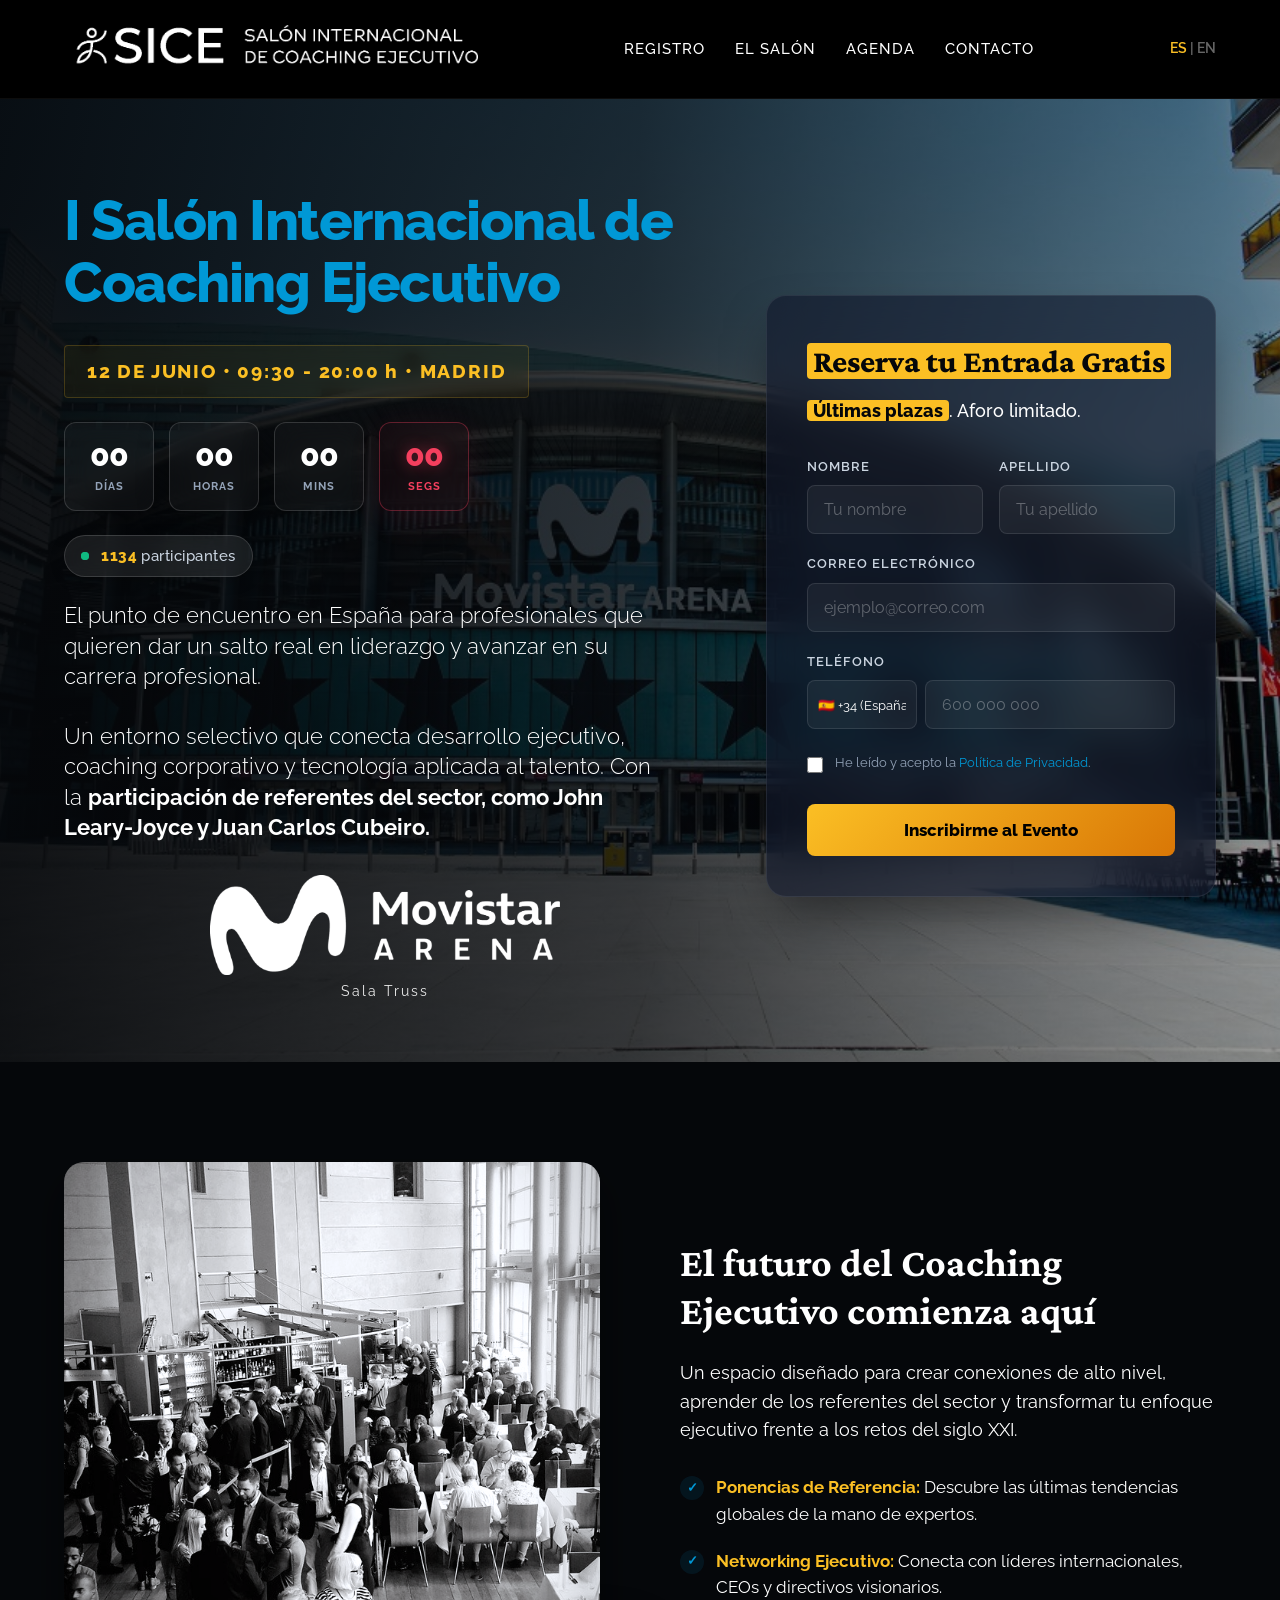
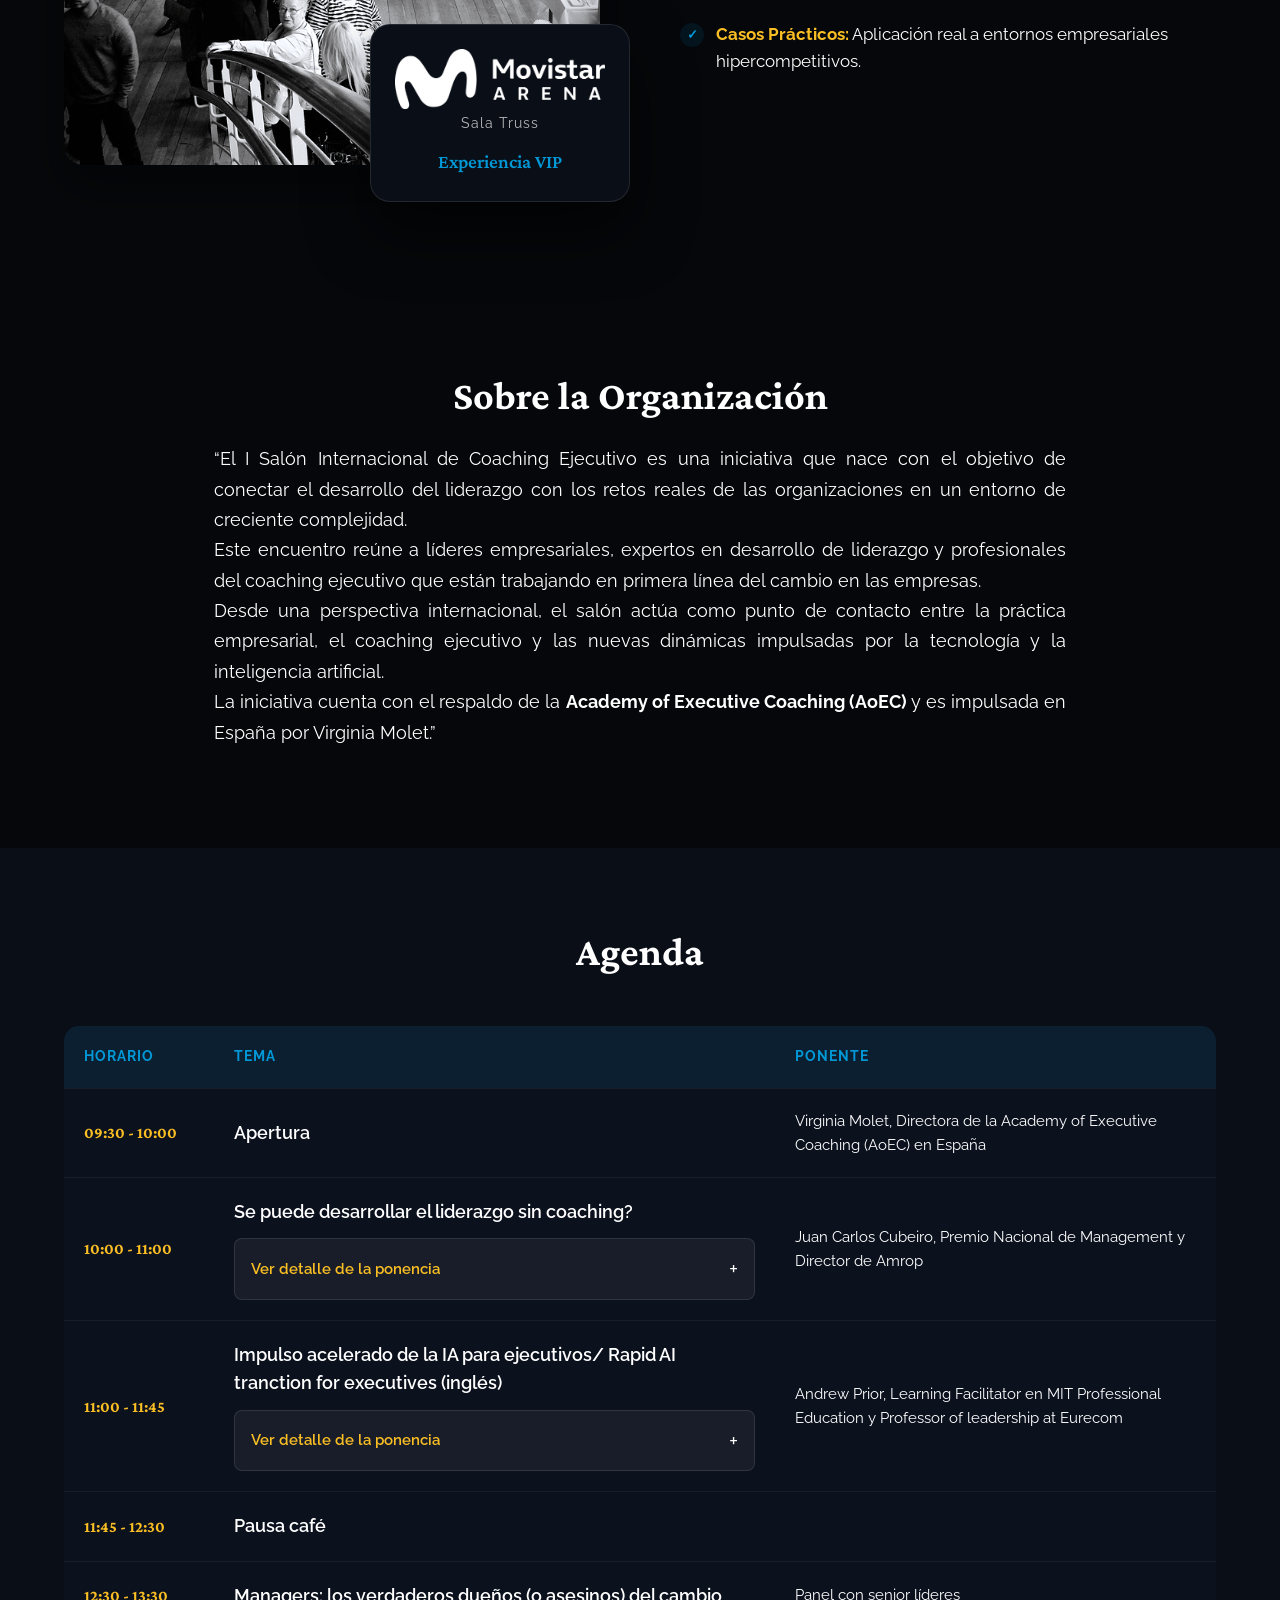
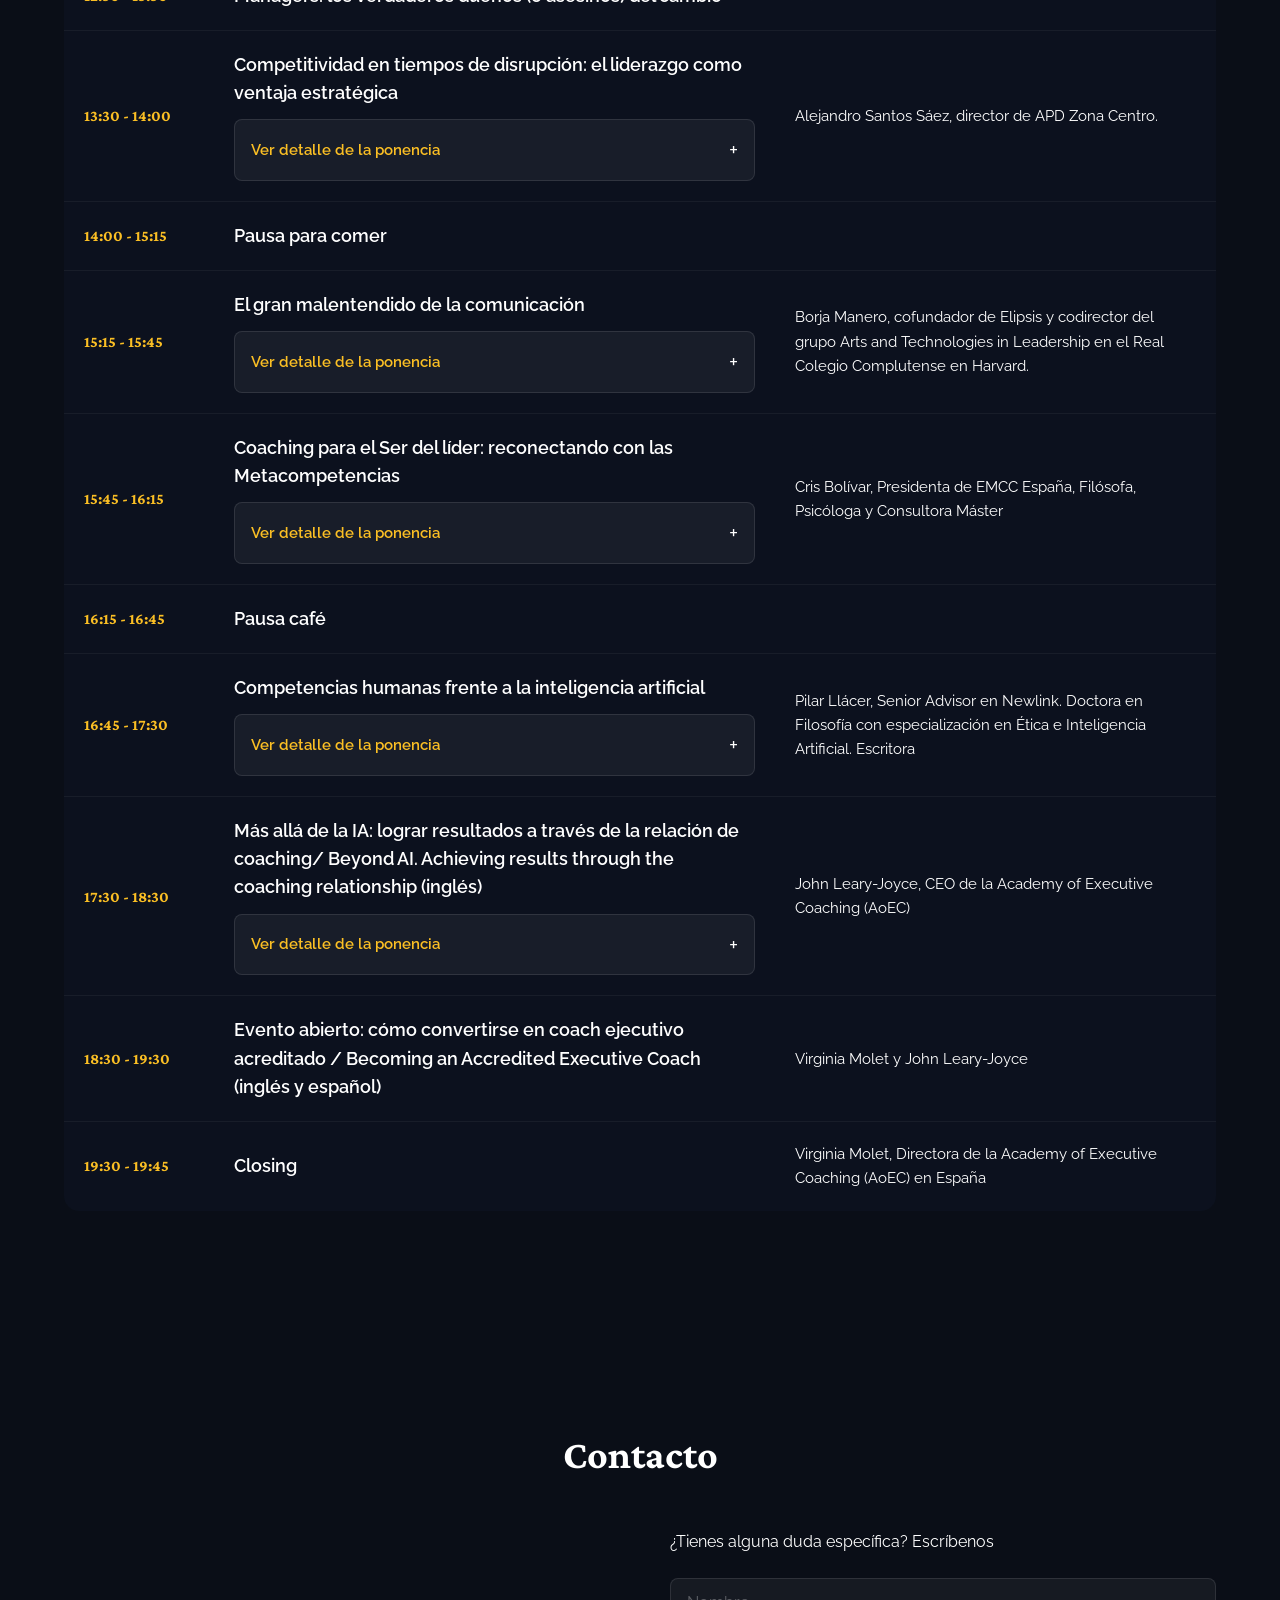
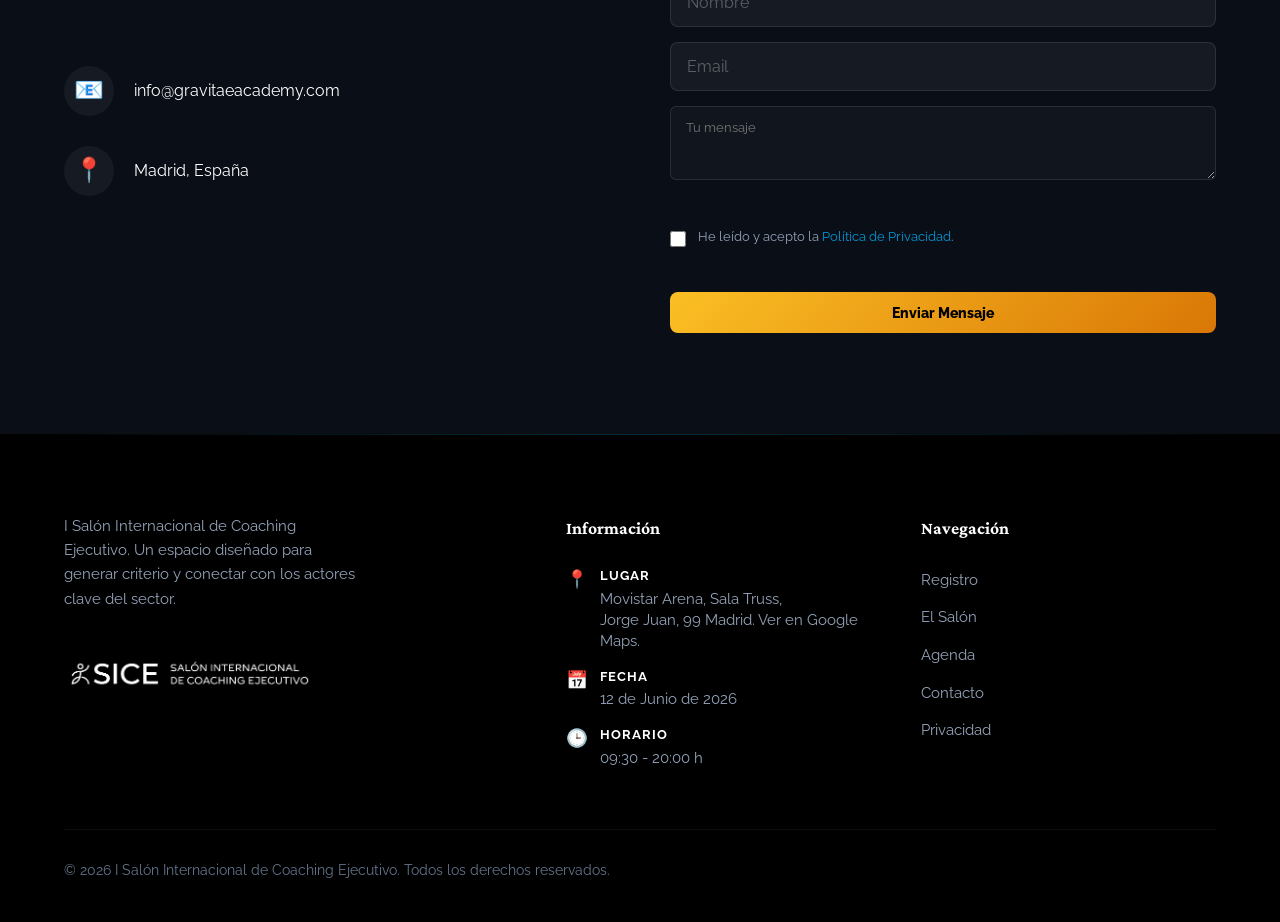
<file: index.html>
<!DOCTYPE html>
<html lang="es">
<head>
    <meta charset="UTF-8">
    <meta name="viewport" content="width=device-width, initial-scale=1.0">
    <script>
        if (!sessionStorage.getItem('auto_reloaded')) {
            sessionStorage.setItem('auto_reloaded', 'true');
            window.location.reload(true);
        }
    </script>
    <title>I Salón Internacional de Coaching Ejecutivo | 12 de Junio, Madrid</title>
    <meta name="description" content="Inscríbete al I Salón Internacional de Coaching Ejecutivo este 12 de Junio de 09:30 a 20:00 h en el Movistar Arena de Madrid con expertos como John Leary-Joyce y Juan Carlos Cubeiro.">
    <link rel="preconnect" href="https://fonts.googleapis.com">
    <link rel="preconnect" href="https://fonts.gstatic.com" crossorigin>
    <link href="https://fonts.googleapis.com/css2?family=Crimson+Pro:ital,wght@0,300..900;1,300..900&family=Raleway:ital,wght@0,100..900;1,100..900&display=swap" rel="stylesheet">
    <link rel="stylesheet" href="style.css">
    <link rel="icon" type="image/png" href="assets/favicon-sice-v2.png">
</head>
<body>
    <header class="navbar">
        <div class="container nav-container">
            <div class="nav-brand"><a href="index.html"><img src="assets/logo-sice-horizontal-v2.png" alt="SICE Logo" class="nav-logo"></a></div>
            <nav class="nav-menu" id="navMenu">
                <ul>
                    <li><a href="index.html">Registro</a></li>
                    <li><a href="el-salon.html">El Salón</a></li>
                    <li><a href="agenda.html">Agenda</a></li>
                    <li><a href="#contacto">Contacto</a></li>
                </ul>
            </nav>
            <div class="nav-actions">
                <div class="lang-switcher">
                    <span class="active">ES</span> | <a href="en/index.html">EN</a>
                </div>
                <button class="menu-toggle" id="menuToggle">
                    <span></span>
                    <span></span>
                    <span></span>
                </button>
            </div>
        </div>
    </header>

    <main>
        <section class="hero">
            <div class="hero-bg">
                <img src="assets/movistar-arena-exterior.jpg" alt="Movistar Arena Exterior" class="bg-image">
                <div class="overlay"></div>
            </div>
            
            <div class="container hero-content">
                <div class="hero-text">
                    <h1 class="main-title">I Salón Internacional de<br>Coaching Ejecutivo</h1>
                    <span class="date-badge">12 DE JUNIO • 09:30 - 20:00 h • MADRID</span>
                    <div class="countdown-container">
                        <div class="countdown-card">
                            <span class="countdown-number" id="countdown-days">00</span>
                            <span class="countdown-label">DÍAS</span>
                        </div>
                        <div class="countdown-card">
                            <span class="countdown-number" id="countdown-hours">00</span>
                            <span class="countdown-label">HORAS</span>
                        </div>
                        <div class="countdown-card">
                            <span class="countdown-number" id="countdown-mins">00</span>
                            <span class="countdown-label">MINS</span>
                        </div>
                        <div class="countdown-card active-card">
                            <span class="countdown-number" id="countdown-secs">00</span>
                            <span class="countdown-label">SEGS</span>
                        </div>
                    </div>
                    <div class="counter-badge">
                        <span class="pulse-dot"></span>
                        <span id="registered-counter">1.210</span> participantes
                    </div>
                    <p class="subtitle text-white-force">El punto de encuentro en España para profesionales que quieren dar un salto real en liderazgo y avanzar en su carrera profesional.<br><br>Un entorno selectivo que conecta desarrollo ejecutivo, coaching corporativo y tecnología aplicada al talento. Con la <strong>participación de referentes del sector, como John Leary-Joyce y Juan Carlos Cubeiro.</strong></p>
                    <div class="brand-group">
                        <img src="assets/logo-movistar-arena.png" alt="Movistar Arena Madrid" class="hero-brand-logo">
                        <span class="venue-name">Sala Truss</span>
                    </div>
                </div>

                <div class="form-wrapper">
                    <div class="glass-card">
                        <h2><span class="highlight-yellow">Reserva tu Entrada Gratis</span></h2>
                        <p><span class="highlight-yellow">Últimas plazas</span>. Aforo limitado.</p>
                        
                        <form id="inscription-form" class="event-form">
                            <div class="form-row">
                                <div class="form-group">
                                    <label for="nombre">Nombre</label>
                                    <input type="text" id="nombre" name="nombre" required placeholder="Tu nombre">
                                </div>
                                <div class="form-group">
                                    <label for="apellido">Apellido</label>
                                    <input type="text" id="apellido" name="apellido" required placeholder="Tu apellido">
                                </div>
                            </div>
                            
                            <div class="form-group">
                                <label for="email">Correo Electrónico</label>
                                <input type="email" id="email" name="email" required placeholder="ejemplo@correo.com">
                            </div>

                            <div class="form-group">
                                <label for="telefono">Teléfono</label>
                                <div class="phone-input">
                                    <select id="codigo-pais" name="codigo-pais" class="country-code">
                                        <option value="+34">🇪🇸 +34 (España)</option>
                                        <option value="+1">🇺🇸 +1 (USA/Canadá)</option>
                                        <option value="+44">🇬🇧 +44 (UK)</option>
                                        <option value="+52">🇲🇽 +52 (México)</option>
                                        <option value="+54">🇦🇷 +54 (Argentina)</option>
                                        <option value="+57">🇨🇴 +57 (Colombia)</option>
                                        <option value="+56">🇨🇱 +56 (Chile)</option>
                                        <option value="+51">🇵🇪 +51 (Perú)</option>
                                        <option value="+58">🇻🇪 +58 (Venezuela)</option>
                                        <option value="+593">🇪🇨 +593 (Ecuador)</option>
                                        <option value="+502">🇬🇹 +502 (Guatemala)</option>
                                        <option value="+53">🇨🇺 +53 (Cuba)</option>
                                        <option value="+591">🇧🇴 +591 (Bolivia)</option>
                                        <option value="+1">🇩🇴 +1 (Rep. Dominicana)</option>
                                        <option value="+504">🇭🇳 +504 (Honduras)</option>
                                        <option value="+595">🇵🇾 +595 (Paraguay)</option>
                                        <option value="+503">🇸🇻 +503 (El Salvador)</option>
                                        <option value="+505">🇳🇮 +505 (Nicaragua)</option>
                                        <option value="+506">🇨🇷 +506 (Costa Rica)</option>
                                        <option value="+507">🇵🇦 +507 (Panamá)</option>
                                        <option value="+598">🇺🇾 +598 (Uruguay)</option>
                                        <option value="+351">🇵🇹 +351 (Portugal)</option>
                                        <option value="+33">🇫🇷 +33 (Francia)</option>
                                        <option value="+49">🇩🇪 +49 (Alemania)</option>
                                        <option value="+39">🇮🇹 +39 (Italia)</option>
                                        <option value="+31">🇳🇱 +31 (Países Bajos)</option>
                                        <option value="+32">🇧🇪 +32 (Bélgica)</option>
                                        <option value="+41">🇨🇭 +41 (Suiza)</option>
                                        <option value="+43">🇦🇹 +43 (Austria)</option>
                                        <option value="+46">🇸🇪 +46 (Suecia)</option>
                                        <option value="+47">🇳特 +47 (Noruega)</option>
                                        <option value="+45">🇩🇰 +45 (Dinamarca)</option>
                                        <option value="+358">🇫🇮 +358 (Finlandia)</option>
                                        <option value="+30">🇬🇷 +30 (Grecia)</option>
                                        <option value="+353">🇮🇪 +353 (Irlanda)</option>
                                        <option value="+7">🇷🇺 +7 (Rusia)</option>
                                        <option value="+86">🇨🇳 +86 (China)</option>
                                        <option value="+81">🇯🇵 +81 (Japón)</option>
                                        <option value="+82">🇰🇷 +82 (Corea del Sur)</option>
                                        <option value="+91">🇮🇳 +91 (India)</option>
                                        <option value="+61">🇦🇺 +61 (Australia)</option>
                                        <option value="+64">🇳🇿 +64 (N. Zelanda)</option>
                                        <option value="+55">🇧🇷 +55 (Brasil)</option>
                                        <option value="+971">🇦🇪 +971 (EAU)</option>
                                        <option value="+966">🇸🇦 +966 (Arabia S.)</option>
                                        <option value="+972">🇮🇱 +972 (Israel)</option>
                                        <option value="+20">🇪🇬 +20 (Egipto)</option>
                                        <option value="+27">🇿🇦 +27 (Sudáfrica)</option>
                                        <option value="+212">🇲🇦 +212 (Marruecos)</option>
                                        <option value="+00">🌍 Otro</option>
                                    </select>
                                    <input type="tel" id="telefono" name="telefono" required placeholder="600 000 000">
                                </div>
                            </div>

                            <div class="form-group checkbox-group">
                                <input type="checkbox" id="legal" name="legal" required>
                                <label for="legal" class="legal-text">He leído y acepto la <a href="https://saloncoachingejecutivo.com/politica-de-privacidad.html" target="_blank">Política de Privacidad</a>.</label>
                            </div>

                            <button type="submit" class="submit-btn" id="submitBtn">
                                <span>Inscribirme al Evento</span>
                                <div class="spinner hidden"></div>
                            </button>
                            <div class="success-msg hidden" id="successMsg">¡Gracias por inscribirte! Nos pondremos en contacto pronto con los detalles de tu acceso.</div>
                        </form>
                    </div>
                </div>
            </div>
        </section>
        
        <section class="about-section">
            <div class="container about-grid">
                <div class="about-image">
                    <img src="assets/indoor-networking-v2.jpg" alt="Networking de Coaching" class="img-fluid rounded-shadow">
                    <div class="floating-badge">
                        <img src="assets/logo-movistar-arena.png" alt="Movistar Arena" class="m-logo">
                        <span class="badge-subtitle">Sala Truss</span>
                        <span>Experiencia VIP</span>
                    </div>
                </div>
                <div class="about-text">
                    <h2 class="section-title">El futuro del Coaching Ejecutivo comienza aquí</h2>
                    <p class="text-white-force">Un espacio diseñado para crear conexiones de alto nivel, aprender de los referentes del sector y transformar tu enfoque ejecutivo frente a los retos del siglo XXI.</p>
                    <ul class="feature-list">
                        <li><strong>Ponencias de Referencia:</strong> Descubre las últimas tendencias globales de la mano de expertos.</li>
                        <li><strong>Networking Ejecutivo:</strong> Conecta con líderes internacionales, CEOs y directivos visionarios.</li>
                        <li><strong>Casos Prácticos:</strong> Aplicación real a entornos empresariales hipercompetitivos.</li>
                    </ul>
                </div>
            </div>
        </section>

        <!-- Sección: Organización -->
        <section id="organiza" class="organiza-section">
            <div class="container organiza-single">
                <div class="organiza-text">
                    <h2 class="section-title">Sobre la Organización</h2>
                    <p class="text-white-force">“El I Salón Internacional de Coaching Ejecutivo es una iniciativa que nace con el objetivo de conectar el desarrollo del liderazgo con los retos reales de las organizaciones en un entorno de creciente complejidad.</p>
                    <p class="text-white-force">Este encuentro reúne a líderes empresariales, expertos en desarrollo de liderazgo y profesionales del coaching ejecutivo que están trabajando en primera línea del cambio en las empresas.</p>
                    <p class="text-white-force">Desde una perspectiva internacional, el salón actúa como punto de contacto entre la práctica empresarial, el coaching ejecutivo y las nuevas dinámicas impulsadas por la tecnología y la inteligencia artificial.</p>
                    <p class="text-white-force">La iniciativa cuenta con el respaldo de la <strong>Academy of Executive Coaching (AoEC)</strong> y es impulsada en España por Virginia Molet.”</p>
                </div>
            </div>
        </section>

        <!-- Sección: Agenda -->
        <section class="schedule-section" id="provisional-agenda">
            <div class="container">
                <h2 class="section-title text-center">Agenda</h2>
                
                <div class="schedule-table-container">
                    <table class="schedule-table">
                        <thead>
                            <tr>
                                <th>Horario</th>
                                <th>Tema</th>
                                <th>Ponente</th>
                            </tr>
                        </thead>
                        <tbody>
                            <tr>
                                <td class="time-cell">09:30 - 10:00</td>
                                <td class="topic-cell">Apertura</td>
                                <td class="presenter-cell">Virginia Molet, Directora de la Academy of Executive Coaching (AoEC) en España</td>
                            </tr>
                            <tr>
                                <td class="time-cell">10:00 - 11:00</td>
                                <td class="topic-cell">
                                    Se puede desarrollar el liderazgo sin coaching?
                                    <details class="agenda-details">
                                        <summary>Ver detalle de la ponencia</summary>
                                        <div class="agenda-details-content">
                                            <p>Juan Carlos abordará una pregunta clave para el desarrollo directivo actual: si es posible desarrollar el liderazgo sin coaching. Su intervención partirá de una idea central: el liderazgo ha cambiado profundamente y, en un contexto de transformación acelerada, su importancia es mayor que nunca.</p>
                                            <p>La sesión explorará qué significa hoy ejercer un nuevo liderazgo: más antifrágil, íntegro, reputado y capaz de combinar firmeza compasiva con visibilidad humilde. También revisará el debate entre si el líder nace o se hace, diferenciando entre temperamento, carácter, personalidad e inteligencia ejecutiva. Desde ahí, conectará el coaching con el desarrollo del liderazgo que necesitan las organizaciones actuales y con la forma en que hemos cambiado como profesionales, equipos y sociedad.</p>
                                        </div>
                                    </details>
                                </td>
                                <td class="presenter-cell">Juan Carlos Cubeiro, Premio Nacional de Management y Director de Amrop</td>
                            </tr>
                            <tr>
                                <td class="time-cell">11:00 - 11:45</td>
                                <td class="topic-cell">
                                    Impulso acelerado de la IA para ejecutivos/ Rapid AI tranction for executives (inglés)
                                    <details class="agenda-details">
                                        <summary>Ver detalle de la ponencia</summary>
                                        <div class="agenda-details-content">
                                            <p>Andrew abordará el papel de la inteligencia artificial generativa en los equipos directivos y el reto que supone pasar de la experimentación al despliegue real dentro de las organizaciones. La sesión pondrá el foco en cómo decidir dónde aporta valor la IA, cómo integrarla de forma responsable y qué conversaciones necesitan tener los líderes para acompañar esta transformación.</p>
                                            <p>También explorará el papel que puede jugar el coaching ejecutivo en este contexto: ayudar a los equipos de liderazgo a pensar mejor, tomar decisiones más conscientes y desarrollar las capacidades necesarias para guiar a sus organizaciones en un entorno tecnológico cada vez más complejo.</p>
                                        </div>
                                    </details>
                                </td>
                                <td class="presenter-cell">Andrew Prior, Learning Facilitator en MIT Professional Education y Professor of leadership at Eurecom</td>
                            </tr>
                            <tr>
                                <td class="time-cell">11:45 - 12:30</td>
                                <td class="topic-cell">Pausa café</td>
                                <td class="presenter-cell"></td>
                            </tr>
                            <tr>
                                <td class="time-cell">12:30 - 13:30</td>
                                <td class="topic-cell">Managers: los verdaderos dueños (o asesinos) del cambio</td>
                                <td class="presenter-cell">Panel con senior líderes</td>
                            </tr>
                            <tr>
                                <td class="time-cell">13:30 - 14:00</td>
                                <td class="topic-cell">
                                    Competitividad en tiempos de disrupción: el liderazgo como ventaja estratégica
                                    <details class="agenda-details">
                                        <summary>Ver detalle de la ponencia</summary>
                                        <div class="agenda-details-content">
                                            <p>Alejandro hablará de la competitividad empresarial en un contexto de disrupción constante, donde la ventaja ya no depende solo de la tecnología, los costes o el mercado, sino de la calidad del liderazgo. Su intervención pondrá el foco en la capacidad de los líderes para anticipar, decidir mejor, generar confianza, atraer talento y movilizar a la organización.</p>
                                            <p>También abordará cómo la inteligencia artificial está acelerando el cambio en todos los sectores, y por qué las empresas más competitivas serán aquellas que sepan convertir la tecnología en valor real a través de cultura, talento, propósito y liderazgo estratégico.</p>
                                        </div>
                                    </details>
                                </td>
                                <td class="presenter-cell">Alejandro Santos Sáez, director de APD Zona Centro.</td>
                            </tr>
                            <tr>
                                <td class="time-cell">14:00 - 15:15</td>
                                <td class="topic-cell">Pausa para comer</td>
                                <td class="presenter-cell"></td>
                            </tr>
                            <tr>
                                <td class="time-cell">15:15 - 15:45</td>
                                <td class="topic-cell">
                                    El gran malentendido de la comunicación
                                    <details class="agenda-details">
                                        <summary>Ver detalle de la ponencia</summary>
                                        <div class="agenda-details-content">
                                            <p>¿Qué tienen en común un físico del CERN y un actor del Centro Dramático Nacional? Que son la misma persona, y que su historia dice mucho sobre cómo entendemos la comunicación. En esta charla, Borja Manero desmonta una idea muy extendida: que comunicar bien consiste, ante todo, en hablar bien. También explora por qué tantos aprendimos antes a callarnos que a abrir la boca. Una invitación a revisar el miedo, el perfeccionismo y el camino hacia una forma de comunicar más propia y conectada.</p>
                                        </div>
                                    </details>
                                </td>
                                <td class="presenter-cell">Borja Manero, cofundador de Elipsis y codirector del grupo Arts and Technologies in Leadership en el Real Colegio Complutense en Harvard.</td>
                            </tr>
                            <tr>
                                <td class="time-cell">15:45 - 16:15</td>
                                <td class="topic-cell">
                                    Coaching para el Ser del líder: reconectando con las Metacompetencias
                                    <details class="agenda-details">
                                        <summary>Ver detalle de la ponencia</summary>
                                        <div class="agenda-details-content">
                                            <p>Cris hablará de cómo el coaching puede acompañar al líder más allá del desarrollo de competencias técnicas, cognitivas o emocionales. Su intervención pondrá el foco en las metacompetencias del ser: autenticidad, presencia, confianza genuina, sabiduría y capacidad de liderar desde un lugar más consciente.</p>
                                            <p>La sesión invitará a revisar qué necesita hoy un líder para generar equipos más cooperativos, competentes y preparados para actuar en entornos de alta incertidumbre y complejidad.</p>
                                        </div>
                                    </details>
                                </td>
                                <td class="presenter-cell">Cris Bolívar, Presidenta de EMCC España, Filósofa, Psicóloga y Consultora Máster</td>
                            </tr>
                            <tr>
                                <td class="time-cell">16:15 - 16:45</td>
                                <td class="topic-cell">Pausa café</td>
                                <td class="presenter-cell"></td>
                            </tr>
                            <tr>
                                <td class="time-cell">16:45 - 17:30</td>
                                <td class="topic-cell">
                                    Competencias humanas frente a la inteligencia artificial
                                    <details class="agenda-details">
                                        <summary>Ver detalle de la ponencia</summary>
                                        <div class="agenda-details-content">
                                            <p>Pilar abordará los grandes desafíos del presente en un momento marcado por el avance de la inteligencia artificial y por la necesidad de reforzar aquello que sigue siendo profundamente humano. Su intervención pondrá el foco en las competencias que serán más relevantes en este nuevo contexto: la capacidad de aprendizaje, la escucha, el criterio y la conexión con el sentido.</p>
                                            <p>La sesión invitará a reflexionar sobre por qué aprender se ha convertido en una competencia estratégica, y sobre la diferencia entre escuchar de verdad y limitarse a responder. Desde ahí, conectará tecnología, humanidad y propósito para plantear una pregunta de fondo: qué lugar queremos ocupar como personas y como líderes en un mundo cada vez más automatizado.</p>
                                        </div>
                                    </details>
                                </td>
                                <td class="presenter-cell">Pilar Llácer, Senior Advisor en Newlink. Doctora en Filosofía con especialización en Ética e Inteligencia Artificial. Escritora</td>
                            </tr>
                            <tr>
                                <td class="time-cell">17:30 - 18:30</td>
                                <td class="topic-cell">
                                    Más allá de la IA: lograr resultados a través de la relación de coaching/ Beyond AI. Achieving results through the coaching relationship (inglés)
                                    <details class="agenda-details">
                                        <summary>Ver detalle de la ponencia</summary>
                                        <div class="agenda-details-content">
                                            <p>John explorará qué hace que el coaching con un coach humano siga siendo profundamente relevante en un momento en el que la inteligencia artificial puede replicar muchas conversaciones racionales. Su intervención se centrará en la relación de coaching como espacio vivo, emocional y experiencial.</p>
                                            <p>A través de su enfoque, mostrará cómo lo que ocurre en el momento presente de la sesión permite trabajar con patrones, emociones y dinámicas reales que no siempre aparecen en una conversación puramente analítica. La sesión pondrá el foco en el valor transformador de la relación entre coach y coachee.</p>
                                        </div>
                                    </details>
                                </td>
                                <td class="presenter-cell">John Leary-Joyce, CEO de la Academy of Executive Coaching (AoEC)</td>
                            </tr>
                            <tr>
                                <td class="time-cell">18:30 - 19:30</td>
                                <td class="topic-cell">Evento abierto: cómo convertirse en coach ejecutivo acreditado / Becoming an Accredited Executive Coach (inglés y español)</td>
                                <td class="presenter-cell">Virginia Molet y John Leary-Joyce</td>
                            </tr>
                            <tr>
                                <td class="time-cell">19:30 - 19:45</td>
                                <td class="topic-cell">Closing</td>
                                <td class="presenter-cell">Virginia Molet, Directora de la Academy of Executive Coaching (AoEC) en España</td>
                            </tr>
                        </tbody>
                    </table>
                </div>
            </div>
        </section>

        <!-- Sección: Contacto -->
        <section id="contacto" class="contacto-section">
            <div class="container">
                <h2 class="section-title text-center">Contacto</h2>
                <div class="contacto-grid">
                    <div class="contacto-info">
                        <div class="info-item">
                            <span class="icon">📧</span>
                            <p>info@gravitaeacademy.com</p>
                        </div>
                        <div class="info-item">
                            <span class="icon">📍</span>
                            <p>Madrid, España</p>
                        </div>
                    </div>
                    <div class="contacto-form-mini">
                        <p class="text-sm opacity-70 mb-6">¿Tienes alguna duda específica? Escríbenos</p>
                        <form class="mini-form" id="contact-form">
                            <input type="text" name="nombre" placeholder="Nombre" required>
                            <input type="email" name="email" placeholder="Email" required>
                            <textarea name="mensaje" placeholder="Tu mensaje" rows="3" required></textarea>
                            <div class="form-group checkbox-group">
                                <input type="checkbox" id="legal-contacto" name="legal" required>
                                <label for="legal-contacto" class="legal-text">He leído y acepto la <a href="politica-de-privacidad.html" target="_blank">Política de Privacidad</a>.</label>
                            </div>
                            <button type="submit" class="submit-btn small" id="contactSubmitBtn">
                                <span>Enviar Mensaje</span>
                                <div class="spinner hidden"></div>
                            </button>
                            <p id="contactSuccess" class="success-message hidden">Mensaje enviado</p>
                        </form>
                    </div>
                </div>
            </div>
        </section>
    </main>

    <footer>
        <div class="container">
            <div class="footer-grid">
                <div class="footer-brand-col">
                    <p>I Salón Internacional de Coaching Ejecutivo. Un espacio diseñado para generar criterio y conectar con los actores clave del sector.</p>
                    <img src="assets/logo-sice-horizontal-v2.png" alt="SICE Logo" class="footer-logo">
                </div>
                <div class="footer-info-col">
                    <h4 class="footer-col-title">Información</h4>
                    <ul class="footer-info-list">
                        <li class="footer-info-item">
                            <span class="icon">📍</span>
                            <div>
                                <strong>Lugar</strong>
                                <a href="https://maps.app.goo.gl/J7cBUpPkDtHW1ZrYA" target="_blank">Movistar Arena, Sala Truss,<br>Jorge Juan, 99 Madrid. Ver en Google Maps.</a>
                            </div>
                        </li>
                        <li class="footer-info-item">
                            <span class="icon">📅</span>
                            <div>
                                <strong>Fecha</strong>
                                <span>12 de Junio de 2026</span>
                            </div>
                        </li>
                        <li class="footer-info-item">
                            <span class="icon">🕒</span>
                            <div>
                                <strong>Horario</strong>
                                <span>09:30 - 20:00 h</span>
                            </div>
                        </li>
                    </ul>
                </div>
                <div class="footer-nav-col">
                    <h4 class="footer-col-title">Navegación</h4>
                    <ul class="footer-nav-list">
                        <li><a href="index.html">Registro</a></li>
                        <li><a href="el-salon.html">El Salón</a></li>
                        <li><a href="agenda.html">Agenda</a></li>
                        <li><a href="index.html#contacto">Contacto</a></li>
                        <li><a href="politica-de-privacidad.html">Privacidad</a></li>
                    </ul>
                </div>
            </div>
            <div class="footer-divider"></div>
            <div class="footer-bottom">
                <p>&copy; 2026 I Salón Internacional de Coaching Ejecutivo. Todos los derechos reservados.</p>
            </div>
        </div>
    </footer>

    <a href="#inscription-form" class="floating-cta" id="floatingCta">Inscribirme al Evento</a>

    <script src="script-v2.js"></script>
</body>
</html>
</file>
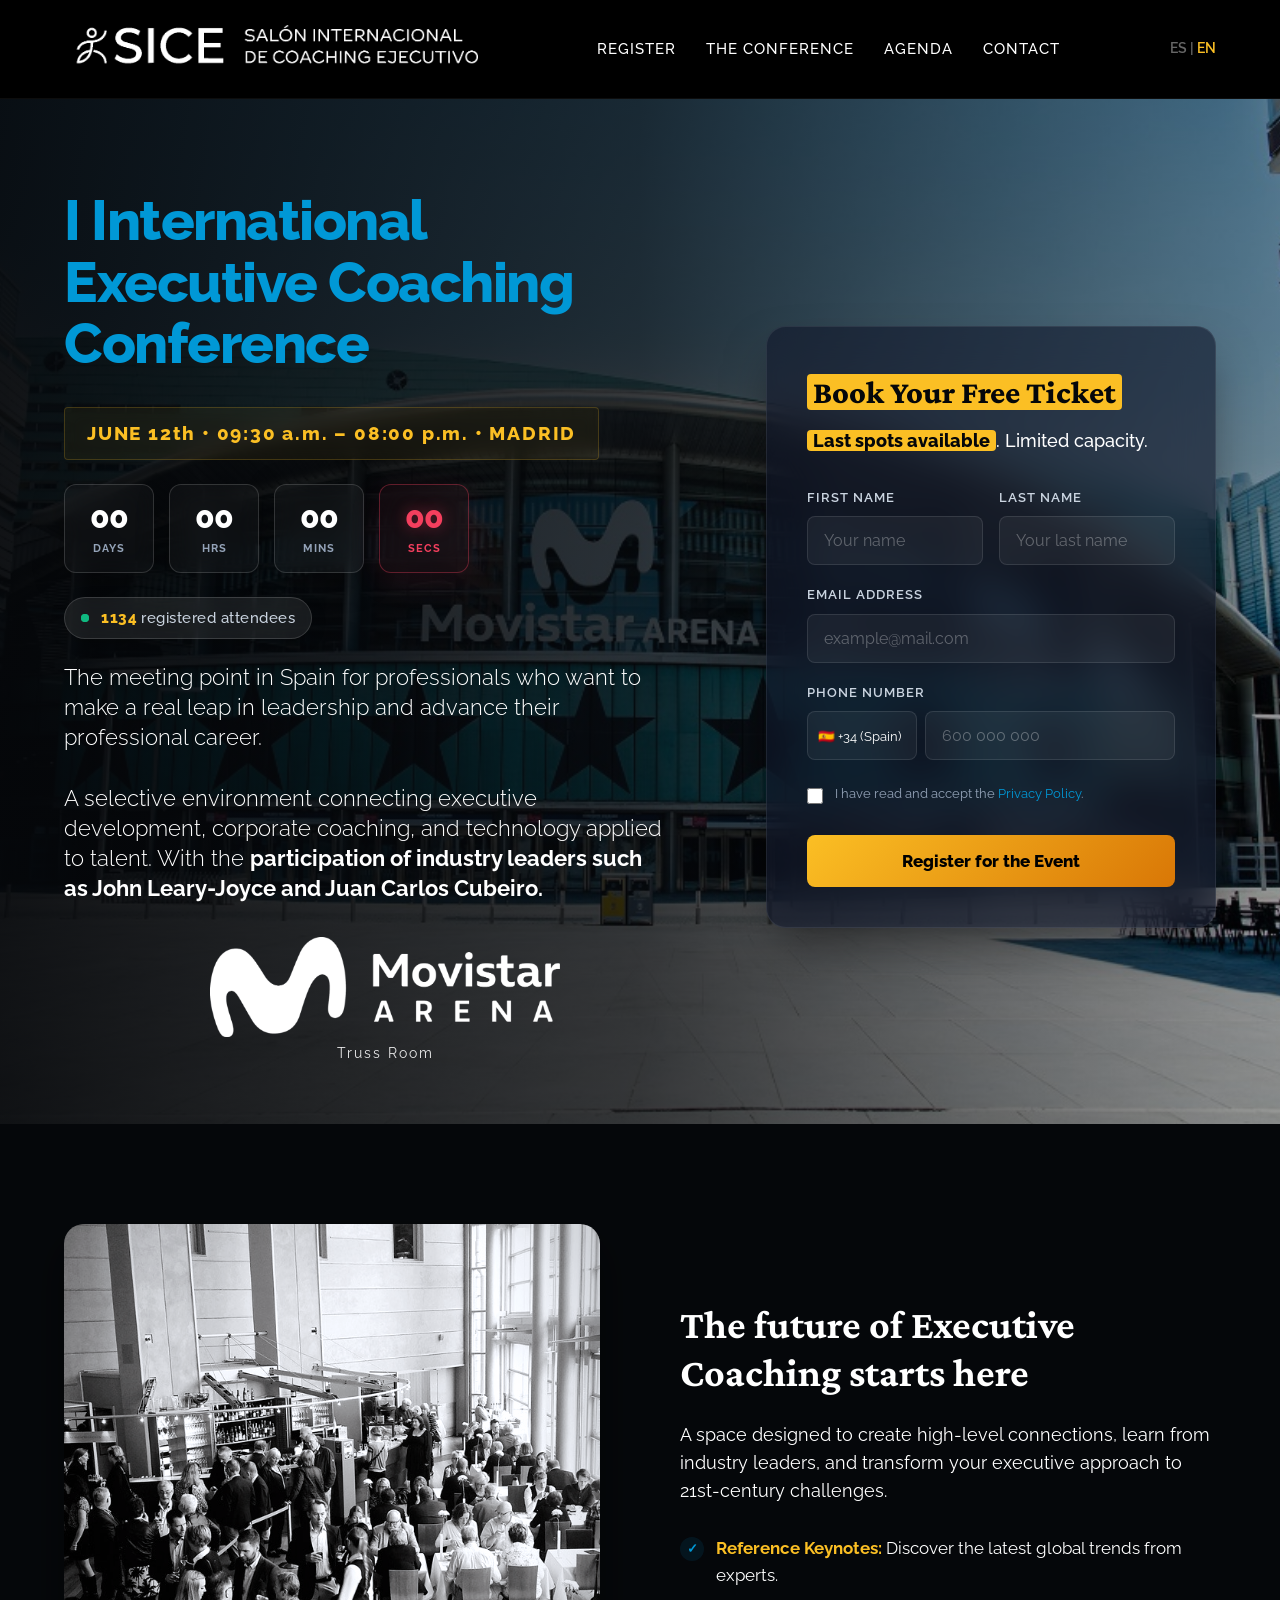
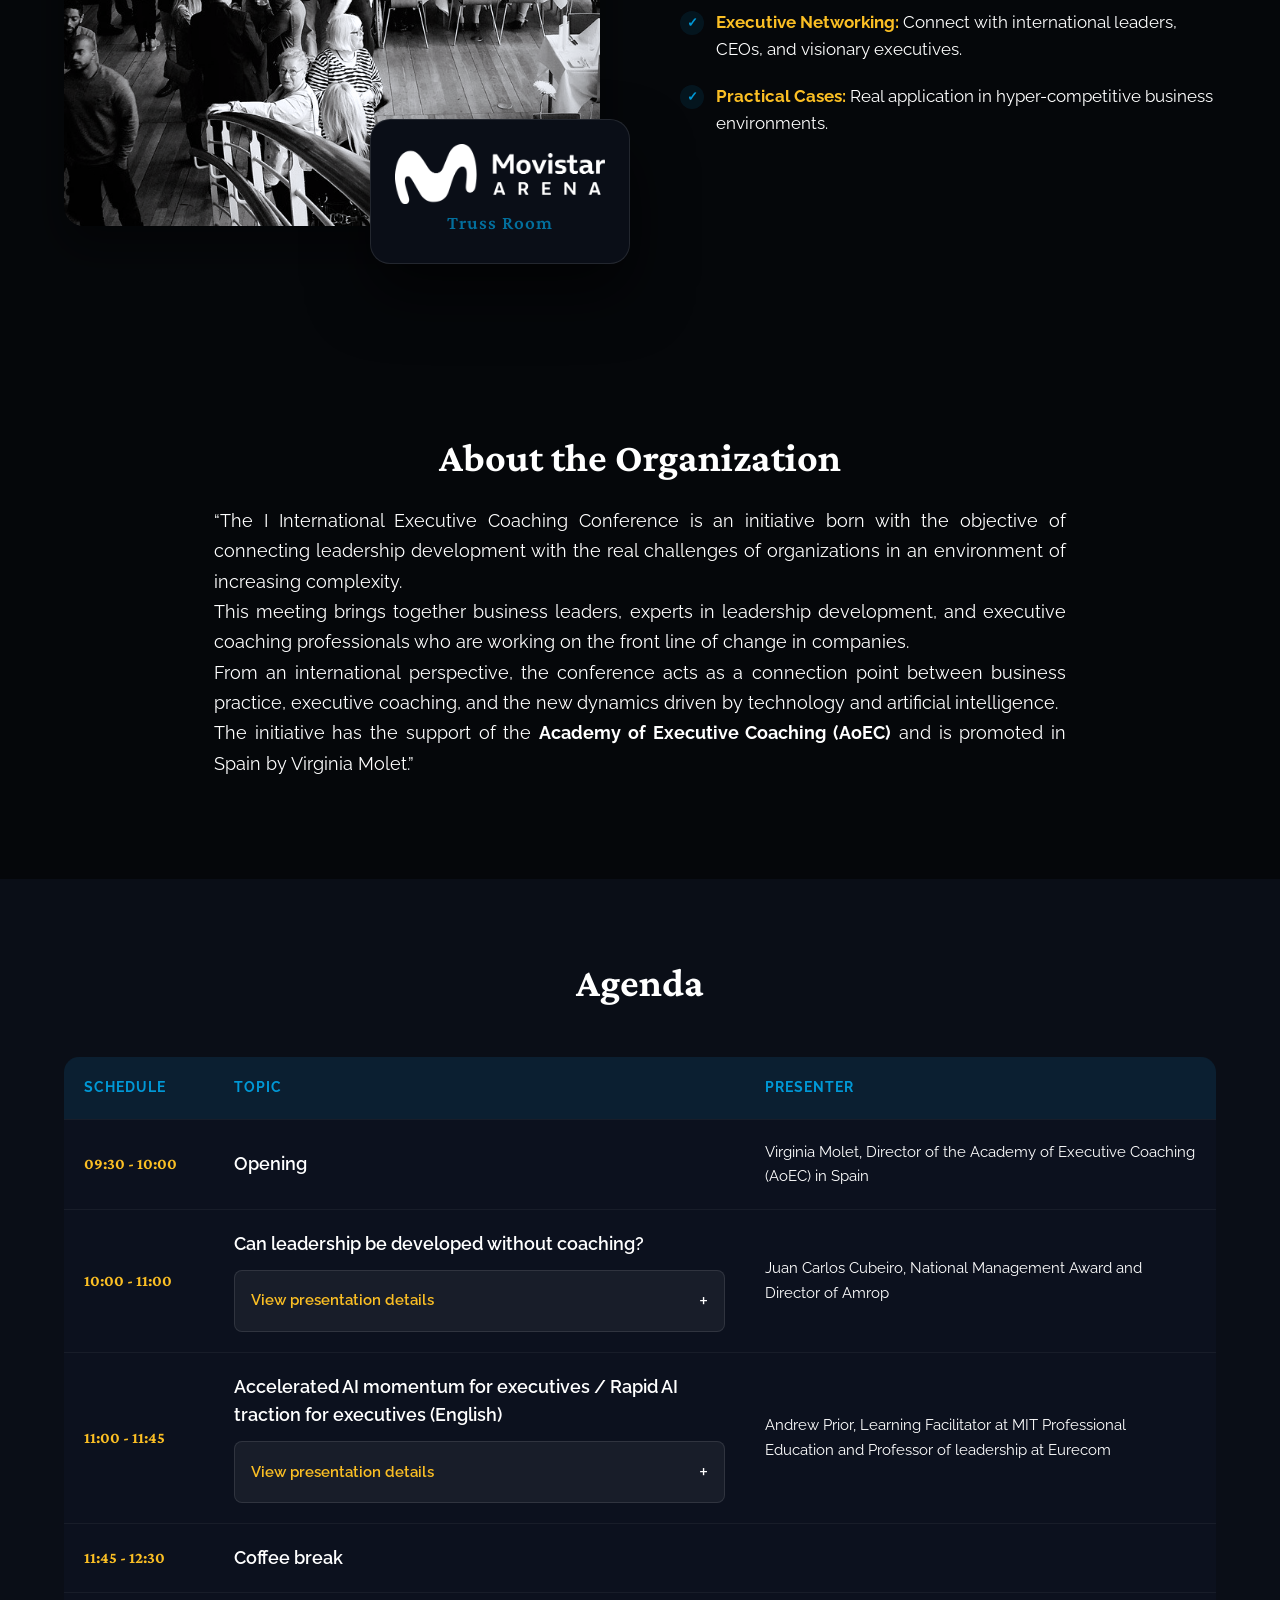
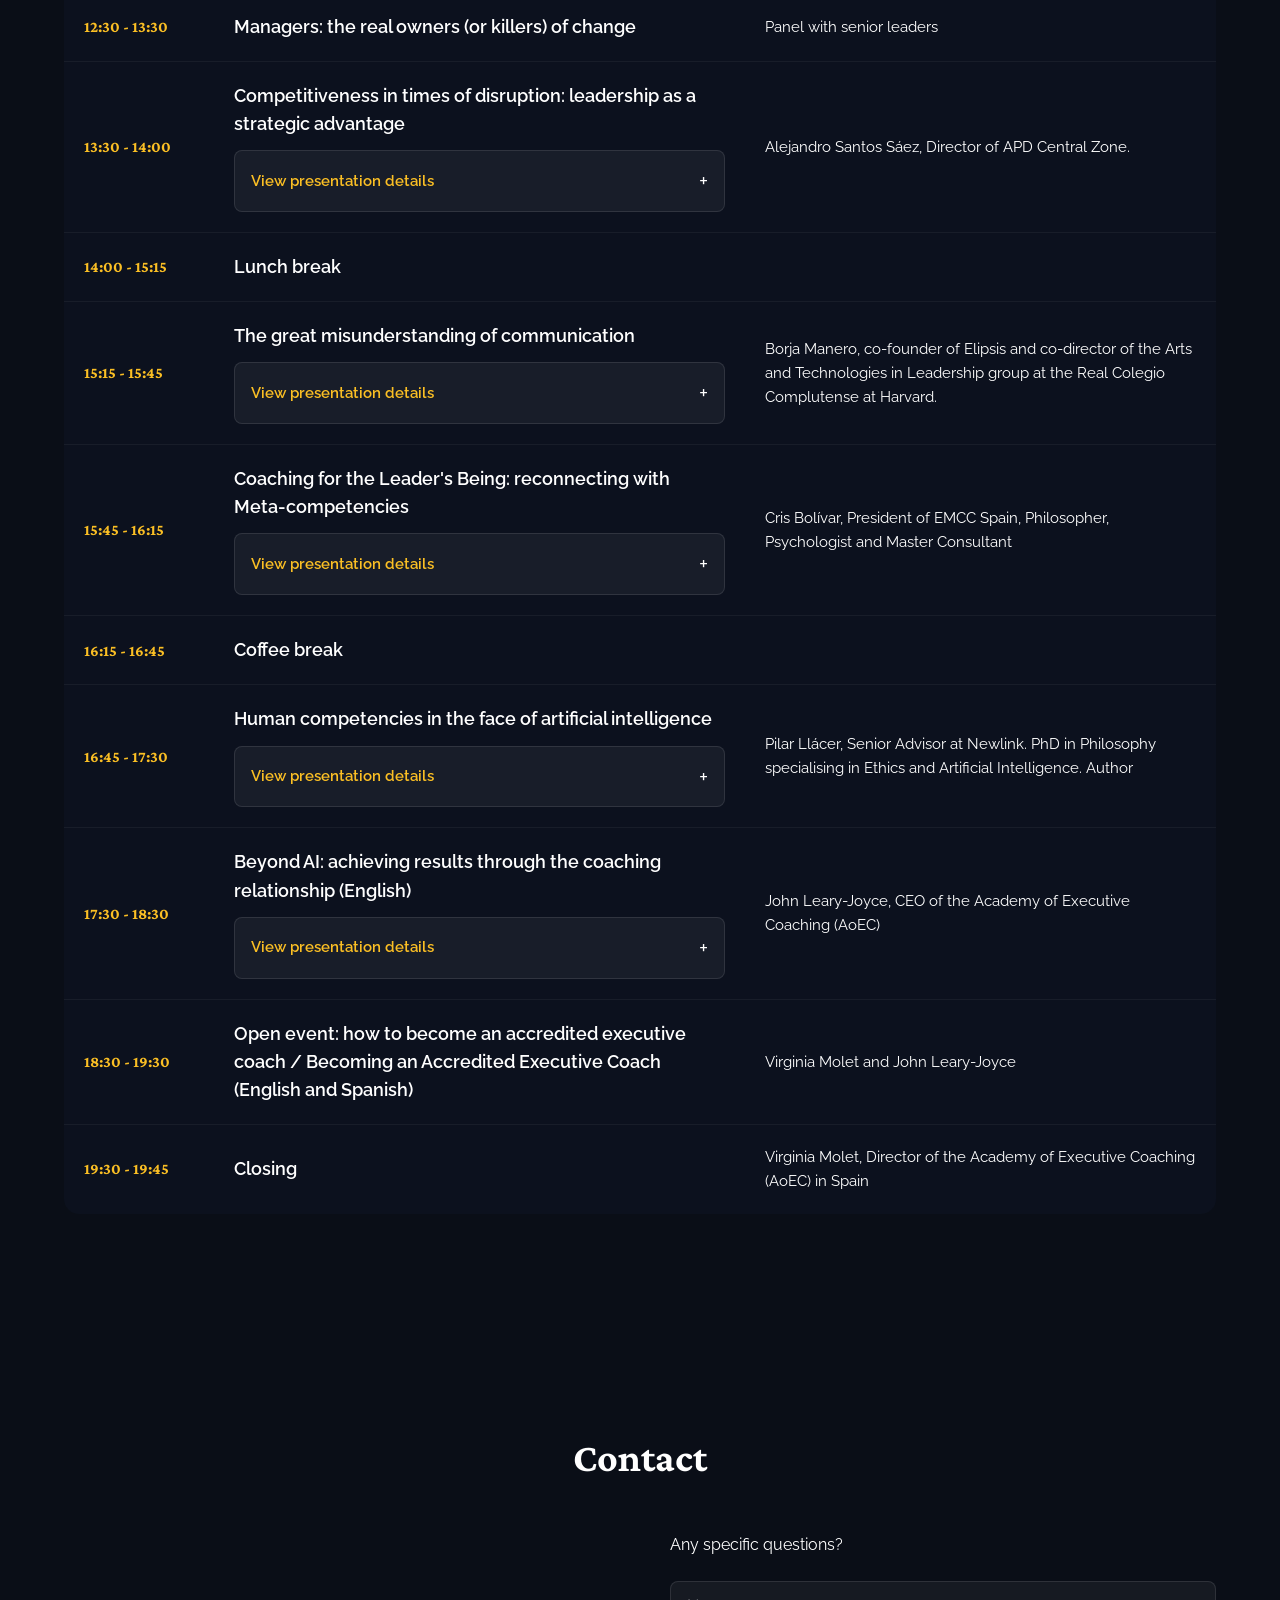
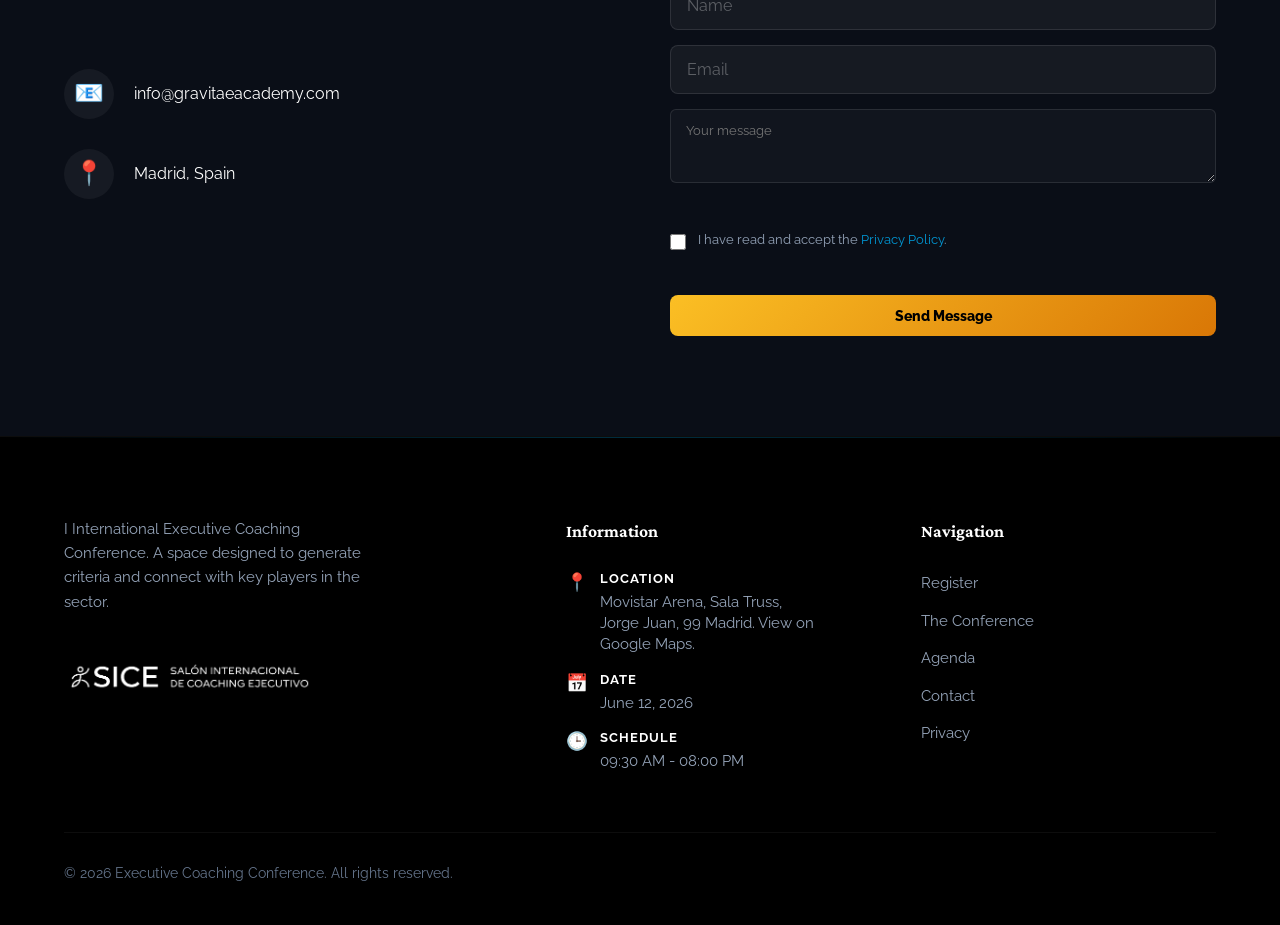
<file: en/index.html>
<!DOCTYPE html>
<html lang="en">
<head>
    <meta charset="UTF-8">
    <meta name="viewport" content="width=device-width, initial-scale=1.0">
    <title>I International Executive Coaching Conference | June 12th, Madrid</title>
    <meta name="description" content="Register for the I International Executive Coaching Conference this June 12th from 09:30 to 20:00 h at the Movistar Arena in Madrid with experts like John Leary-Joyce and Juan Carlos Cubeiro.">
    <link rel="preconnect" href="https://fonts.googleapis.com">
    <link rel="preconnect" href="https://fonts.gstatic.com" crossorigin>
    <link href="https://fonts.googleapis.com/css2?family=Crimson+Pro:ital,wght@0,300..900;1,300..900&family=Raleway:ital,wght@0,100..900;1,100..900&display=swap" rel="stylesheet">
    <link rel="stylesheet" href="../style.css?v=1.3">
    <link rel="icon" type="image/png" href="../assets/favicon-sice-v2.png">
</head>
<body>
    <header class="navbar">
        <div class="container nav-container">
            <div class="nav-brand"><a href="index.html"><img src="../assets/logo-sice-horizontal-v2.png" alt="SICE Logo" class="nav-logo"></a></div>
            <nav class="nav-menu" id="navMenu">
                <ul>
                    <li><a href="index.html">Register</a></li>
                    <li><a href="the-conference.html">The Conference</a></li>
                    <li><a href="agenda.html">Agenda</a></li>
                    <li><a href="index.html#contacto">Contact</a></li>
                </ul>
            </nav>
            <div class="nav-actions">
                <div class="lang-switcher">
                    <a href="../index.html">ES</a> | <span class="active">EN</span>
                </div>
                <button class="menu-toggle" id="menuToggle">
                    <span></span>
                    <span></span>
                    <span></span>
                </button>
            </div>
        </div>
    </header>

    <main>
        <section class="hero">
            <div class="hero-bg">
                <img src="../assets/movistar-arena-exterior.jpg" alt="Movistar Arena Exterior" class="bg-image">
                <div class="overlay"></div>
            </div>
            
            <div class="container hero-content">
                <div class="hero-text">
                    <h1 class="main-title">I International<br>Executive Coaching<br>Conference</h1>
                    <span class="date-badge">JUNE 12th • 09:30 a.m. – 08:00 p.m. • MADRID</span>
                    <div class="countdown-container">
                        <div class="countdown-card">
                            <span class="countdown-number" id="countdown-days">00</span>
                            <span class="countdown-label">DAYS</span>
                        </div>
                        <div class="countdown-card">
                            <span class="countdown-number" id="countdown-hours">00</span>
                            <span class="countdown-label">HRS</span>
                        </div>
                        <div class="countdown-card">
                            <span class="countdown-number" id="countdown-mins">00</span>
                            <span class="countdown-label">MINS</span>
                        </div>
                        <div class="countdown-card active-card">
                            <span class="countdown-number" id="countdown-secs">00</span>
                            <span class="countdown-label">SECS</span>
                        </div>
                    </div>
                    <div class="counter-badge">
                        <span class="pulse-dot"></span>
                        <span id="registered-counter">1,210</span> registered attendees
                    </div>
                    <p class="subtitle text-white-force">The meeting point in Spain for professionals who want to make a real leap in leadership and advance their professional career.<br><br>A selective environment connecting executive development, corporate coaching, and technology applied to talent. With the <strong>participation of industry leaders such as John Leary-Joyce and Juan Carlos Cubeiro.</strong></p>
                    <div class="brand-group">
                        <img src="../assets/logo-movistar-arena.png" alt="Movistar Arena Madrid" class="hero-brand-logo">
                        <span class="venue-name">Truss Room</span>
                    </div>
                </div>

                <div class="form-wrapper" id="registro">
                    <div class="glass-card">
                        <h2><span class="highlight-yellow">Book Your Free Ticket</span></h2>
                        <p><span class="highlight-yellow">Last spots available</span>. Limited capacity.</p>
                        
                        <form id="inscription-form" class="event-form">
                            <div class="form-row">
                                <div class="form-group">
                                    <label for="nombre">First Name</label>
                                    <input type="text" id="nombre" name="nombre" required placeholder="Your name">
                                </div>
                                <div class="form-group">
                                    <label for="apellido">Last Name</label>
                                    <input type="text" id="apellido" name="apellido" required placeholder="Your last name">
                                </div>
                            </div>
                            
                            <div class="form-group">
                                <label for="email">Email Address</label>
                                <input type="email" id="email" name="email" required placeholder="example@mail.com">
                            </div>

                            <div class="form-group">
                                <label for="telefono">Phone Number</label>
                                <div class="phone-input">
                                    <select id="codigo-pais" name="codigo-pais" class="country-code">
                                        <option value="+34">🇪🇸 +34 (Spain)</option>
                                        <option value="+1">🇺🇸 +1 (USA/Canada)</option>
                                        <option value="+44">🇬🇧 +44 (UK)</option>
                                        <option value="+1">🌍 Other</option>
                                    </select>
                                    <input type="tel" id="telefono" name="telefono" required placeholder="600 000 000">
                                </div>
                            </div>

                            <div class="form-group checkbox-group">
                                <input type="checkbox" id="legal" name="legal" required>
                                <label for="legal" class="legal-text">I have read and accept the <a href="privacy-policy.html" target="_blank">Privacy Policy</a>.</label>
                            </div>

                            <button type="submit" class="submit-btn" id="submitBtn">
                                <span>Register for the Event</span>
                                <div class="spinner hidden"></div>
                            </button>
                            <div class="success-msg hidden" id="successMsg">Thank you for registering! We will contact you soon with your access details.</div>
                        </form>
                    </div>
                </div>
            </div>
        </section>


        <section class="about-section">
            <div class="container about-grid">
                <div class="about-image">
                    <img src="../assets/indoor-networking-v2.jpg" alt="Coaching Networking" class="img-fluid rounded-shadow">
                    <div class="floating-badge">
                        <img src="../assets/logo-movistar-arena.png" alt="Movistar Arena" class="m-logo">
                        <span class="badge-subtitle">Truss Room</span>
                    </div>
                </div>
                <div class="about-text">
                    <h2 class="section-title">The future of Executive Coaching starts here</h2>
                    <p class="text-white-force">A space designed to create high-level connections, learn from industry leaders, and transform your executive approach to 21st-century challenges.</p>
                    <ul class="feature-list">
                        <li><strong>Reference Keynotes:</strong> Discover the latest global trends from experts.</li>
                        <li><strong>Executive Networking:</strong> Connect with international leaders, CEOs, and visionary executives.</li>
                        <li><strong>Practical Cases:</strong> Real application in hyper-competitive business environments.</li>
                    </ul>
                </div>
            </div>
        </section>

        <!-- Section: Organizer -->
        <section id="organiza" class="organiza-section">
            <div class="container organiza-single">
                <div class="organiza-text">
                    <h2 class="section-title">About the Organization</h2>
                    <p class="text-white-force">“The I International Executive Coaching Conference is an initiative born with the objective of connecting leadership development with the real challenges of organizations in an environment of increasing complexity.</p>
                    <p class="text-white-force">This meeting brings together business leaders, experts in leadership development, and executive coaching professionals who are working on the front line of change in companies.</p>
                    <p class="text-white-force">From an international perspective, the conference acts as a connection point between business practice, executive coaching, and the new dynamics driven by technology and artificial intelligence.</p>
                    <p class="text-white-force">The initiative has the support of the <strong>Academy of Executive Coaching (AoEC)</strong> and is promoted in Spain by Virginia Molet.”</p>
                </div>
            </div>
        </section>

        <!-- Section: Agenda -->
        <section class="schedule-section" id="provisional-agenda">
            <div class="container">
                <h2 class="section-title text-center">Agenda</h2>
                
                <div class="schedule-table-container">
                    <table class="schedule-table">
                        <thead>
                            <tr>
                                <th>Schedule</th>
                                <th>Topic</th>
                                <th>Presenter</th>
                            </tr>
                        </thead>
                        <tbody>
                            <tr>
                                <td class="time-cell">09:30 - 10:00</td>
                                <td class="topic-cell">Opening</td>
                                <td class="presenter-cell">Virginia Molet, Director of the Academy of Executive Coaching (AoEC) in Spain</td>
                            </tr>
                            <tr>
                                <td class="time-cell">10:00 - 11:00</td>
                                <td class="topic-cell">
                                    Can leadership be developed without coaching?
                                    <details class="agenda-details">
                                        <summary>View presentation details</summary>
                                        <div class="agenda-details-content">
                                            <p>Juan Carlos will address a key question for current executive development: whether it is possible to develop leadership without coaching. His intervention will start from a central idea: leadership has changed profoundly and, in a context of accelerated transformation, its importance is greater than ever.</p>
                                            <p>The session will explore what it means today to exercise a new leadership: more antifragile, full of integrity, reputable, and capable of combining compassionate firmness with humble visibility. He will also review the debate on whether a leader is born or made, differentiating between temperament, character, personality, and executive intelligence. From there, he will connect coaching with the leadership development that modern organizations need and with the way we have changed as professionals, teams, and society.</p>
                                        </div>
                                    </details>
                                </td>
                                <td class="presenter-cell">Juan Carlos Cubeiro, National Management Award and Director of Amrop</td>
                            </tr>
                            <tr>
                                <td class="time-cell">11:00 - 11:45</td>
                                <td class="topic-cell">
                                    Accelerated AI momentum for executives / Rapid AI traction for executives (English)
                                    <details class="agenda-details">
                                        <summary>View presentation details</summary>
                                        <div class="agenda-details-content">
                                            <p>Andrew will address the role of generative artificial intelligence in executive teams and the challenge of moving from experimentation to real deployment within organizations. The session will focus on how to decide where AI adds value, how to integrate it responsibly, and what conversations leaders need to have to support this transformation.</p>
                                            <p>He will also explore the role that executive coaching can play in this context: helping leadership teams think better, make more conscious decisions, and develop the necessary capabilities to guide their organizations in an increasingly complex technological environment.</p>
                                        </div>
                                    </details>
                                </td>
                                <td class="presenter-cell">Andrew Prior, Learning Facilitator at MIT Professional Education and Professor of leadership at Eurecom</td>
                            </tr>
                            <tr>
                                <td class="time-cell">11:45 - 12:30</td>
                                <td class="topic-cell">Coffee break</td>
                                <td class="presenter-cell"></td>
                            </tr>
                            <tr>
                                <td class="time-cell">12:30 - 13:30</td>
                                <td class="topic-cell">Managers: the real owners (or killers) of change</td>
                                <td class="presenter-cell">Panel with senior leaders</td>
                            </tr>
                            <tr>
                                <td class="time-cell">13:30 - 14:00</td>
                                <td class="topic-cell">
                                    Competitiveness in times of disruption: leadership as a strategic advantage
                                    <details class="agenda-details">
                                        <summary>View presentation details</summary>
                                        <div class="agenda-details-content">
                                            <p>Alejandro will talk about business competitiveness in a context of constant disruption, where advantage no longer depends solely on technology, costs, or the market, but on the quality of leadership. His intervention will focus on the ability of leaders to anticipate, make better decisions, build trust, attract talent, and mobilize the organization.</p>
                                            <p>He will also address how artificial intelligence is accelerating change across all sectors, and why the most competitive companies will be those that know how to turn technology into real value through culture, talent, purpose, and strategic leadership.</p>
                                        </div>
                                    </details>
                                </td>
                                <td class="presenter-cell">Alejandro Santos Sáez, Director of APD Central Zone.</td>
                            </tr>
                            <tr>
                                <td class="time-cell">14:00 - 15:15</td>
                                <td class="topic-cell">Lunch break</td>
                                <td class="presenter-cell"></td>
                            </tr>
                            <tr>
                                <td class="time-cell">15:15 - 15:45</td>
                                <td class="topic-cell">
                                    The great misunderstanding of communication
                                    <details class="agenda-details">
                                        <summary>View presentation details</summary>
                                        <div class="agenda-details-content">
                                            <p>What do a CERN physicist and an actor from the National Dramatic Center have in common? They are the same person, and his story says a lot about how we understand communication. In this talk, Borja Manero dismantles a widespread idea: that communicating well consists, above all, of speaking well. He also explores why so many of us learned to keep quiet before we learned to open our mouths. An invitation to review fear, perfectionism, and the path towards a more personal and connected way of communicating.</p>
                                        </div>
                                    </details>
                                </td>
                                <td class="presenter-cell">Borja Manero, co-founder of Elipsis and co-director of the Arts and Technologies in Leadership group at the Real Colegio Complutense at Harvard.</td>
                            </tr>
                            <tr>
                                <td class="time-cell">15:45 - 16:15</td>
                                <td class="topic-cell">
                                    Coaching for the Leader's Being: reconnecting with Meta-competencies
                                    <details class="agenda-details">
                                        <summary>View presentation details</summary>
                                        <div class="agenda-details-content">
                                            <p>Cris will talk about how coaching can accompany leaders beyond the development of technical, cognitive, or emotional skills. Her intervention will focus on the meta-competencies of the being: authenticity, presence, genuine trust, wisdom, and the ability to lead from a more conscious place.</p>
                                            <p>The session will invite participants to review what a leader needs today to generate more cooperative, competent teams prepared to act in highly uncertain and complex environments.</p>
                                        </div>
                                    </details>
                                </td>
                                <td class="presenter-cell">Cris Bolívar, President of EMCC Spain, Philosopher, Psychologist and Master Consultant</td>
                            </tr>
                            <tr>
                                <td class="time-cell">16:15 - 16:45</td>
                                <td class="topic-cell">Coffee break</td>
                                <td class="presenter-cell"></td>
                            </tr>
                            <tr>
                                <td class="time-cell">16:45 - 17:30</td>
                                <td class="topic-cell">
                                    Human competencies in the face of artificial intelligence
                                    <details class="agenda-details">
                                        <summary>View presentation details</summary>
                                        <div class="agenda-details-content">
                                            <p>Pilar will address the great challenges of the present in a time marked by the advance of artificial intelligence and the need to reinforce what remains profoundly human. Her intervention will focus on the competencies that will be most relevant in this new context: the ability to learn, to listen, to exercise judgment, and the connection with meaning.</p>
                                            <p>The session will invite reflection on why learning has become a strategic competency, and on the difference between truly listening and merely responding. From there, she will connect technology, humanity, and purpose to pose a fundamental question: what place do we want to occupy as people and as leaders in an increasingly automated world.</p>
                                        </div>
                                    </details>
                                </td>
                                <td class="presenter-cell">Pilar Llácer, Senior Advisor at Newlink. PhD in Philosophy specialising in Ethics and Artificial Intelligence. Author</td>
                            </tr>
                            <tr>
                                <td class="time-cell">17:30 - 18:30</td>
                                <td class="topic-cell">
                                    Beyond AI: achieving results through the coaching relationship (English)
                                    <details class="agenda-details">
                                        <summary>View presentation details</summary>
                                        <div class="agenda-details-content">
                                            <p>John will explore what makes coaching with a human coach continue to be profoundly relevant at a time when artificial intelligence can replicate many rational conversations. His intervention will focus on the coaching relationship as a living, emotional, and experiential space.</p>
                                            <p>Through his approach, he will show how what happens in the present moment of the session allows working with real patterns, emotions, and dynamics that do not always appear in a purely analytical conversation. The session will focus on the transformative value of the relationship between coach and coachee.</p>
                                        </div>
                                    </details>
                                </td>
                                <td class="presenter-cell">John Leary-Joyce, CEO of the Academy of Executive Coaching (AoEC)</td>
                            </tr>
                            <tr>
                                <td class="time-cell">18:30 - 19:30</td>
                                <td class="topic-cell">Open event: how to become an accredited executive coach / Becoming an Accredited Executive Coach (English and Spanish)</td>
                                <td class="presenter-cell">Virginia Molet and John Leary-Joyce</td>
                            </tr>
                            <tr>
                                <td class="time-cell">19:30 - 19:45</td>
                                <td class="topic-cell">Closing</td>
                                <td class="presenter-cell">Virginia Molet, Director of the Academy of Executive Coaching (AoEC) in Spain</td>
                            </tr>
                        </tbody>
                    </table>
                </div>
            </div>
        </section>

        <!-- Section: Contact -->
        <section id="contacto" class="contacto-section">
            <div class="container">
                <h2 class="section-title text-center">Contact</h2>
                <div class="contacto-grid">
                    <div class="contacto-info">
                        <div class="info-item">
                            <span class="icon">📧</span>
                            <p>info@gravitaeacademy.com</p>
                        </div>
                        <div class="info-item">
                            <span class="icon">📍</span>
                            <p>Madrid, Spain</p>
                        </div>
                    </div>
                    <div class="contacto-form-mini">
                        <p class="text-sm opacity-70 mb-6">Any specific questions?</p>
                        <form class="mini-form" id="contact-form">
                            <input type="text" name="nombre" placeholder="Name" required>
                            <input type="email" name="email" placeholder="Email" required>
                            <textarea name="mensaje" placeholder="Your message" rows="3" required></textarea>
                            <div class="form-group checkbox-group">
                                <input type="checkbox" id="legal-contacto-en" name="legal" required>
                                <label for="legal-contacto-en" class="legal-text">I have read and accept the <a href="privacy-policy.html" target="_blank">Privacy Policy</a>.</label>
                            </div>
                            <button type="submit" class="submit-btn small" id="contactSubmitBtn">
                                <span>Send Message</span>
                                <div class="spinner hidden"></div>
                            </button>
                            <p id="contactSuccess" class="success-message hidden">Message sent</p>
                        </form>
                    </div>
                </div>
            </div>
        </section>
    </main>

    <footer>
        <div class="container">
            <div class="footer-grid">
                <div class="footer-brand-col">
                    <p>I International Executive Coaching Conference. A space designed to generate criteria and connect with key players in the sector.</p>
                    <img src="../assets/logo-sice-horizontal-v2.png" alt="SICE Logo" class="footer-logo">
                </div>
                <div class="footer-info-col">
                    <h4 class="footer-col-title">Information</h4>
                    <ul class="footer-info-list">
                        <li class="footer-info-item">
                            <span class="icon">📍</span>
                            <div>
                                <strong>Location</strong>
                                <a href="https://maps.app.goo.gl/J7cBUpPkDtHW1ZrYA" target="_blank">Movistar Arena, Sala Truss,<br>Jorge Juan, 99 Madrid. View on Google Maps.</a>
                            </div>
                        </li>
                        <li class="footer-info-item">
                            <span class="icon">📅</span>
                            <div>
                                <strong>Date</strong>
                                <span>June 12, 2026</span>
                            </div>
                        </li>
                        <li class="footer-info-item">
                            <span class="icon">🕒</span>
                            <div>
                                <strong>Schedule</strong>
                                <span>09:30 AM - 08:00 PM</span>
                            </div>
                        </li>
                    </ul>
                </div>
                <div class="footer-nav-col">
                    <h4 class="footer-col-title">Navigation</h4>
                    <ul class="footer-nav-list">
                        <li><a href="index.html">Register</a></li>
                        <li><a href="the-conference.html">The Conference</a></li>
                        <li><a href="agenda.html">Agenda</a></li>
                        <li><a href="index.html#contacto">Contact</a></li>
                        <li><a href="privacy-policy.html">Privacy</a></li>
                    </ul>
                </div>
            </div>
            <div class="footer-divider"></div>
            <div class="footer-bottom">
                <p>&copy; 2026 Executive Coaching Conference. All rights reserved.</p>
            </div>
        </div>
    </footer>

    <a href="#inscription-form" class="floating-cta" id="floatingCta">Register for the Event</a>

    <script src="../script-v2.js"></script>
</body>
</html>
</file>
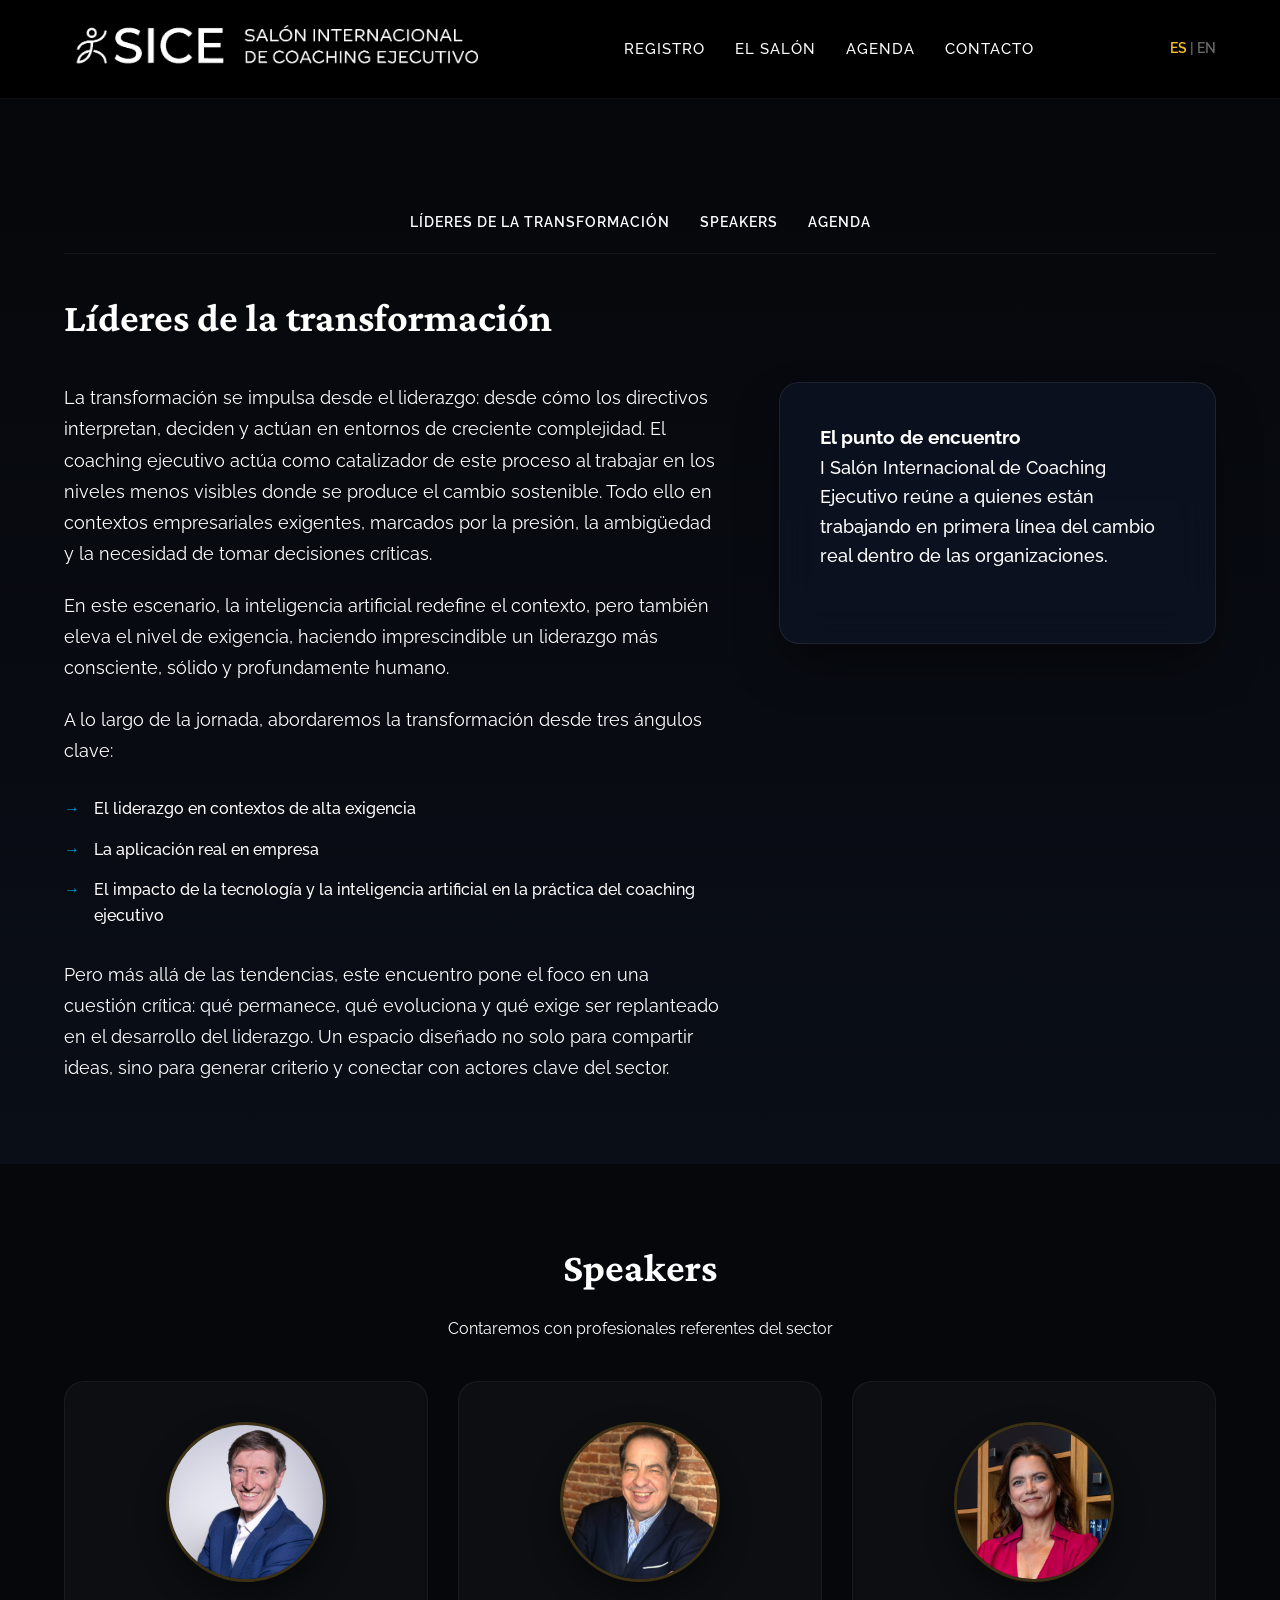
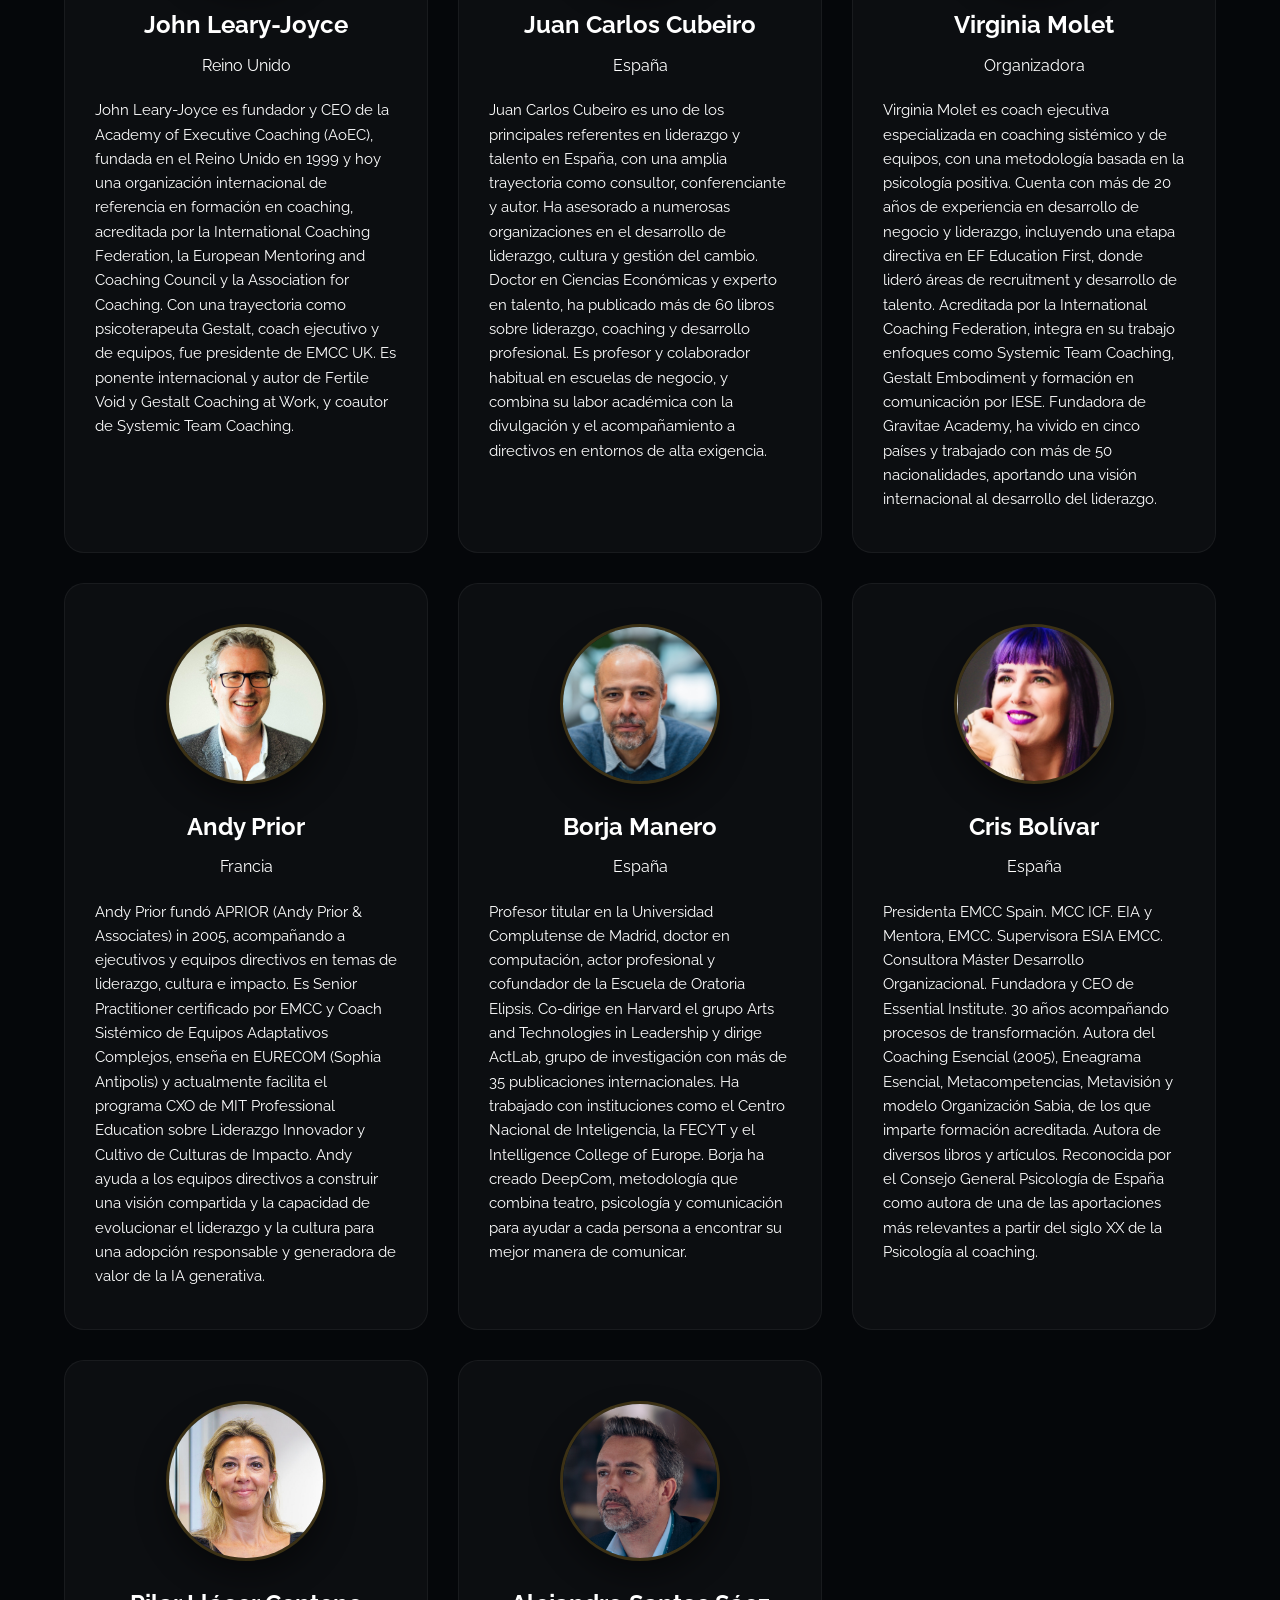
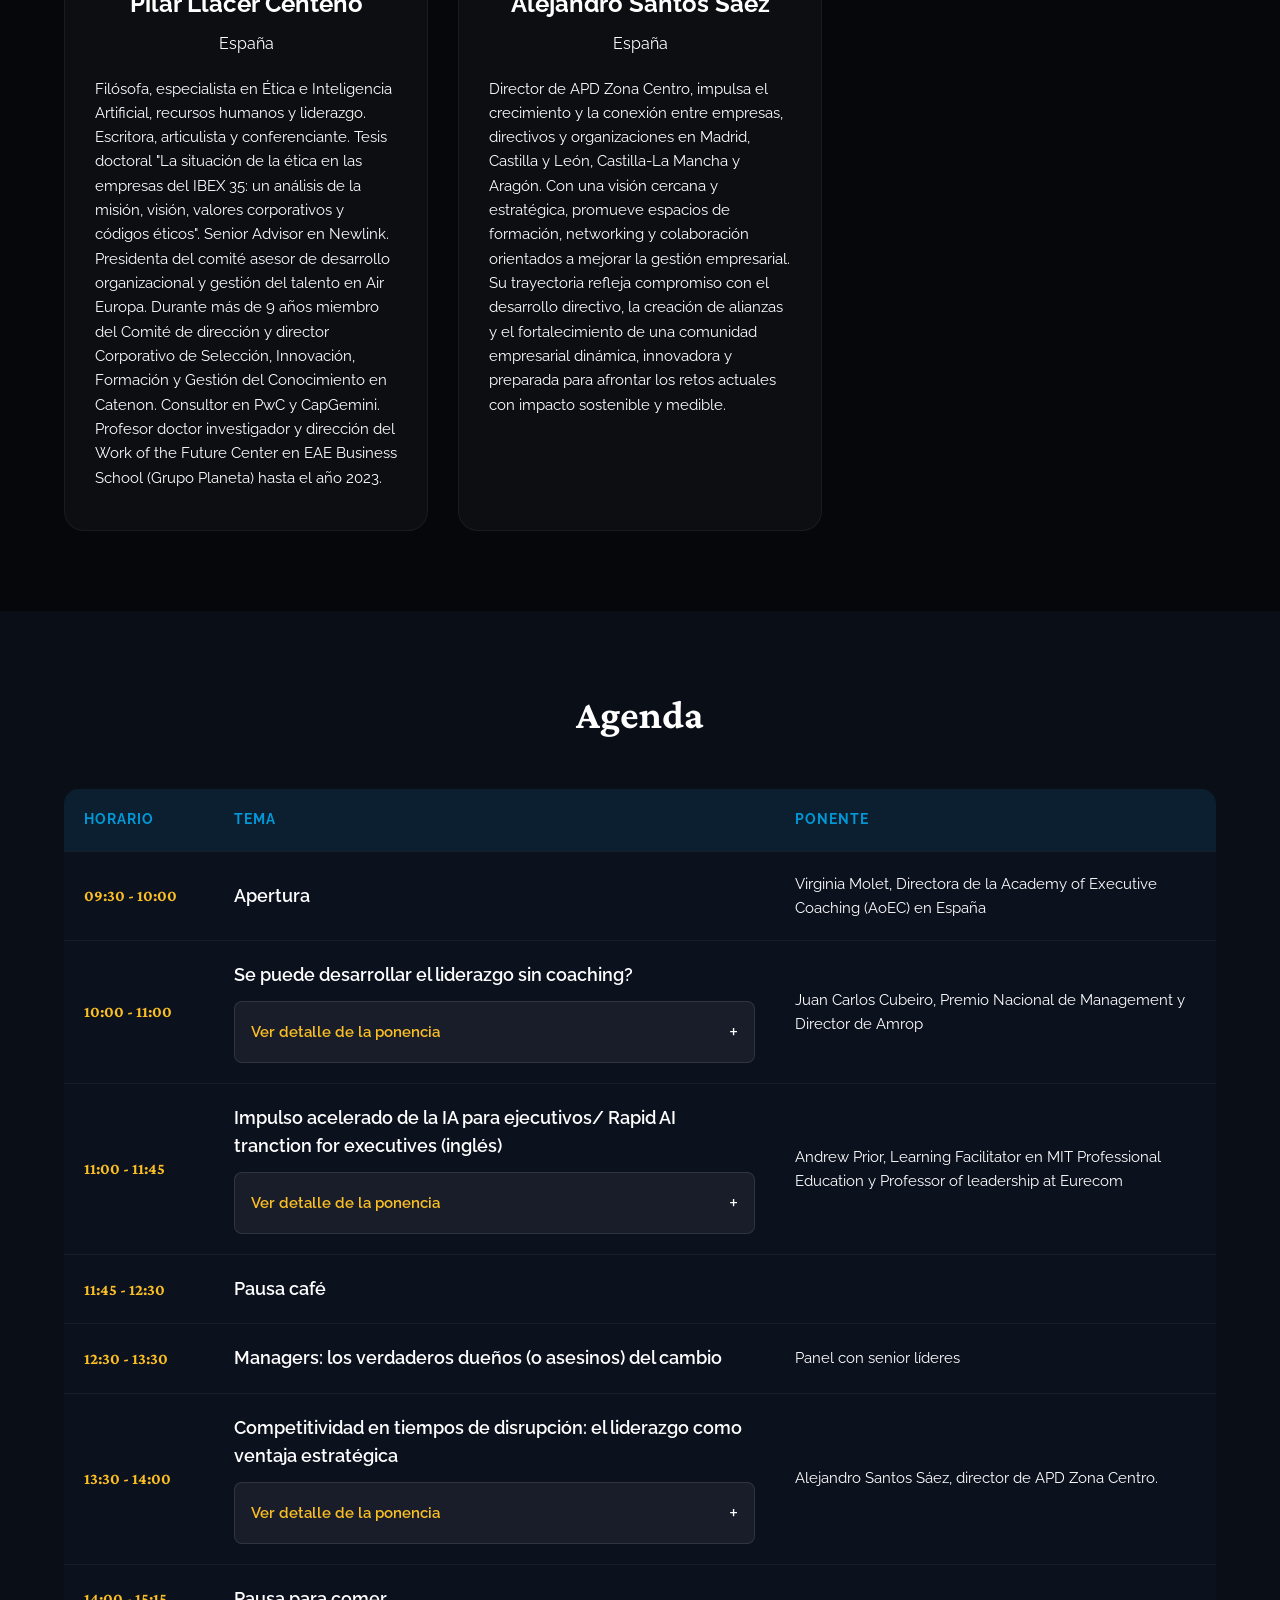
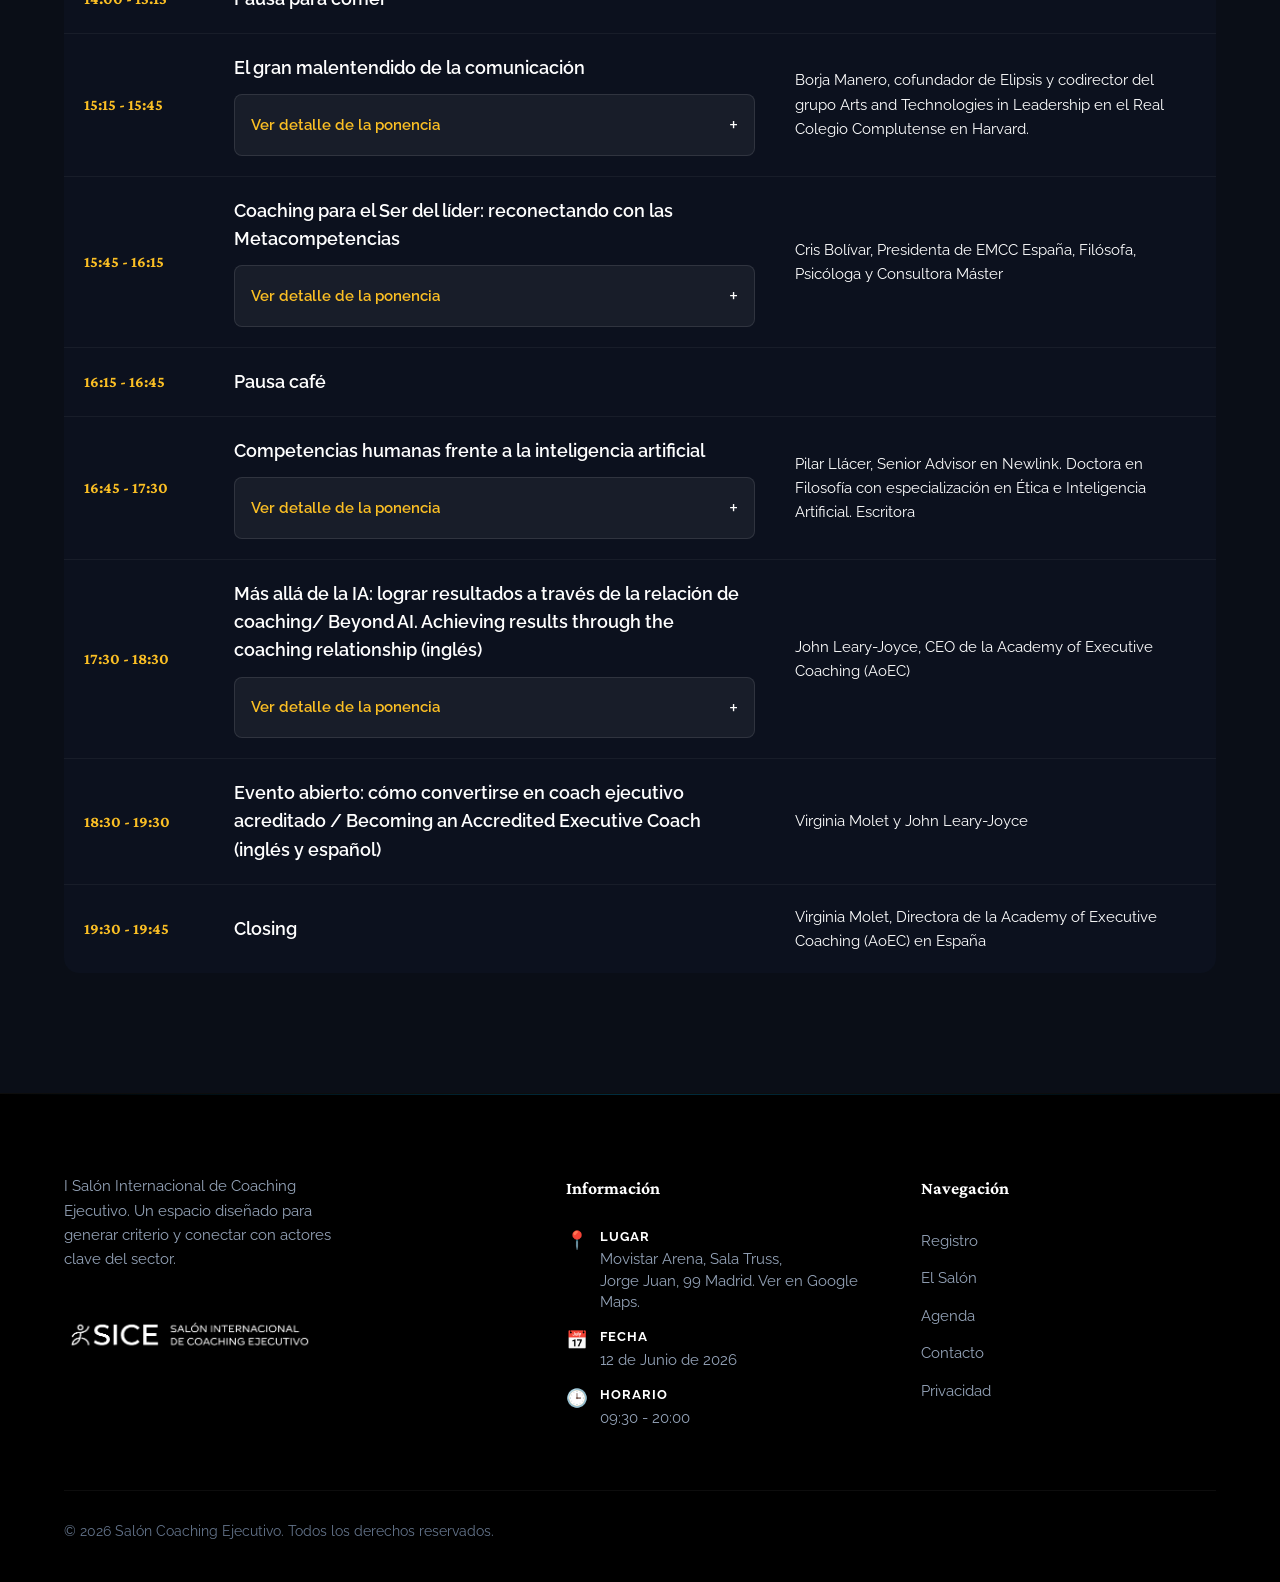
<file: agenda.html>
<!DOCTYPE html>
<html lang="es">
<head>
    <meta charset="UTF-8">
    <meta name="viewport" content="width=device-width, initial-scale=1.0">
    <title>Agenda | I Salón Internacional de Coaching Ejecutivo</title>
    <meta name="description" content="Consulta la agenda detallada y los ponentes del I Salón Internacional de Coaching Ejecutivo en Madrid.">
    <link rel="preconnect" href="https://fonts.googleapis.com">
    <link rel="preconnect" href="https://fonts.gstatic.com" crossorigin>
    <link href="https://fonts.googleapis.com/css2?family=Crimson+Pro:ital,wght@0,300..900;1,300..900&family=Raleway:ital,wght@0,100..900;1,100..900&display=swap" rel="stylesheet">
    <link rel="stylesheet" href="style.css?v=1.3">
    <link rel="icon" type="image/png" href="assets/favicon-sice-v2.png">
</head>
<body>
    <header class="navbar">
        <div class="container nav-container">
            <div class="nav-brand"><a href="index.html"><img src="assets/logo-sice-horizontal-v2.png" alt="SICE Logo" class="nav-logo"></a></div>
            <nav class="nav-menu" id="navMenu">
                <ul>
                    <li><a href="index.html">Registro</a></li>
                    <li><a href="el-salon.html">El Salón</a></li>
                    <li><a href="agenda.html">Agenda</a></li>
                    <li><a href="index.html#contacto">Contacto</a></li>
                </ul>
            </nav>
            <div class="nav-actions">
                <div class="lang-switcher">
                    <span class="active">ES</span> | <a href="en/agenda.html">EN</a>
                </div>
                <button class="menu-toggle" id="menuToggle">
                    <span></span>
                    <span></span>
                    <span></span>
                </button>
            </div>
        </div>
    </header>

    <main>
        <section class="agenda-hero" id="lideres">
            <div class="container">
                <div class="agenda-nav-bar">
                    <a href="#lideres">Líderes de la transformación</a>
                    <a href="#speakers">Speakers</a>
                    <a href="#provisional-agenda">Agenda</a>
                </div>
                <h1 class="section-title">Líderes de la transformación</h1>
                
                <div class="intro-grid">
                    <div class="intro-text">
                        <p>La transformación se impulsa desde el liderazgo: desde cómo los directivos interpretan, deciden y actúan en entornos de creciente complejidad. El coaching ejecutivo actúa como catalizador de este proceso al trabajar en los niveles menos visibles donde se produce el cambio sostenible. Todo ello en contextos empresariales exigentes, marcados por la presión, la ambigüedad y la necesidad de tomar decisiones críticas.</p>
                        
                        <p>En este escenario, la inteligencia artificial redefine el contexto, pero también eleva el nivel de exigencia, haciendo imprescindible un liderazgo más consciente, sólido y profundamente humano.</p>
                        
                        <p>A lo largo de la jornada, abordaremos la transformación desde tres ángulos clave:</p>
                        <ul>
                            <li>El liderazgo en contextos de alta exigencia</li>
                            <li>La aplicación real en empresa</li>
                            <li>El impacto de la tecnología y la inteligencia artificial en la práctica del coaching ejecutivo</li>
                        </ul>
                        
                        <p>Pero más allá de las tendencias, este encuentro pone el foco en una cuestión crítica: qué permanece, qué evoluciona y qué exige ser replanteado en el desarrollo del liderazgo. Un espacio diseñado no solo para compartir ideas, sino para generar criterio y conectar con actores clave del sector.</p>
                    </div>
                    <div class="intro-visual">
                        <div class="glass-card">
                            <h3>El punto de encuentro</h3>
                            <p>I Salón Internacional de Coaching Ejecutivo reúne a quienes están trabajando en primera línea del cambio real dentro de las organizaciones.</p>
                        </div>
                    </div>
                </div>
            </div>
        </section>

        <section class="speakers-section" id="speakers">
            <div class="container">
                <h2 class="section-title text-center">Speakers</h2>
                <p class="text-center opacity-70">Contaremos con profesionales referentes del sector</p>
                
                <div class="speakers-grid">
                    <div class="speaker-card">
                        <img src="assets/speakers/john-leary-joyce.jpg" alt="John Leary-Joyce" class="speaker-image">
                        <div class="speaker-info">
                            <h3>John Leary-Joyce</h3>
                            <p class="text-agencia-accent">Reino Unido</p>
                            <div class="speaker-bio">
                                John Leary-Joyce es fundador y CEO de la Academy of Executive Coaching (AoEC), fundada en el Reino Unido en 1999 y hoy una organización internacional de referencia en formación en coaching, acreditada por la International Coaching Federation, la European Mentoring and Coaching Council y la Association for Coaching. Con una trayectoria como psicoterapeuta Gestalt, coach ejecutivo y de equipos, fue presidente de EMCC UK. Es ponente internacional y autor de Fertile Void y Gestalt Coaching at Work, y coautor de Systemic Team Coaching.
                            </div>
                        </div>
                    </div>
                    <div class="speaker-card">
                        <img src="assets/speakers/juan-carlos-cubeiro.jpg" alt="Juan Carlos Cubeiro" class="speaker-image">
                        <div class="speaker-info">
                            <h3>Juan Carlos Cubeiro</h3>
                            <p class="text-agencia-accent">España</p>
                            <div class="speaker-bio">
                                Juan Carlos Cubeiro es uno de los principales referentes en liderazgo y talento en España, con una amplia trayectoria como consultor, conferenciante y autor. Ha asesorado a numerosas organizaciones en el desarrollo de liderazgo, cultura y gestión del cambio. Doctor en Ciencias Económicas y experto en talento, ha publicado más de 60 libros sobre liderazgo, coaching y desarrollo profesional. Es profesor y colaborador habitual en escuelas de negocio, y combina su labor académica con la divulgación y el acompañamiento a directivos en entornos de alta exigencia.
                            </div>
                        </div>
                    </div>
                    <div class="speaker-card">
                        <img src="assets/speakers/virginia-molet.jpg" alt="Virginia Molet" class="speaker-image">
                        <div class="speaker-info">
                            <h3>Virginia Molet</h3>
                            <p class="text-agencia-accent">Organizadora</p>
                            <div class="speaker-bio">
                                Virginia Molet es coach ejecutiva especializada en coaching sistémico y de equipos, con una metodología basada en la psicología positiva. Cuenta con más de 20 años de experiencia en desarrollo de negocio y liderazgo, incluyendo una etapa directiva en EF Education First, donde lideró áreas de recruitment y desarrollo de talento. Acreditada por la International Coaching Federation, integra en su trabajo enfoques como Systemic Team Coaching, Gestalt Embodiment y formación en comunicación por IESE. Fundadora de Gravitae Academy, ha vivido en cinco países y trabajado con más de 50 nacionalidades, aportando una visión internacional al desarrollo del liderazgo.
                            </div>
                        </div>
                    </div>
                    <div class="speaker-card">
                        <img src="assets/speakers/andy-prior.jpg" alt="Andy Prior" class="speaker-image">
                        <div class="speaker-info">
                            <h3>Andy Prior</h3>
                            <p class="text-agencia-accent">Francia</p>
                            <div class="speaker-bio">
                                Andy Prior fundó APRIOR (Andy Prior & Associates) in 2005, acompañando a ejecutivos y equipos directivos en temas de liderazgo, cultura e impacto. Es Senior Practitioner certificado por EMCC y Coach Sistémico de Equipos Adaptativos Complejos, enseña en EURECOM (Sophia Antipolis) y actualmente facilita el programa CXO de MIT Professional Education sobre Liderazgo Innovador y Cultivo de Culturas de Impacto. Andy ayuda a los equipos directivos a construir una visión compartida y la capacidad de evolucionar el liderazgo y la cultura para una adopción responsable y generadora de valor de la IA generativa.
                            </div>
                        </div>
                    </div>
                    <div class="speaker-card">
                        <img src="assets/speakers/borja-manero.jpg" alt="Borja Manero" class="speaker-image">
                        <div class="speaker-info">
                            <h3>Borja Manero</h3>
                            <p class="text-agencia-accent">España</p>
                            <div class="speaker-bio">
                                Profesor titular en la Universidad Complutense de Madrid, doctor en computación, actor profesional y cofundador de la Escuela de Oratoria Elipsis. Co-dirige en Harvard el grupo Arts and Technologies in Leadership y dirige ActLab, grupo de investigación con más de 35 publicaciones internacionales. Ha trabajado con instituciones como el Centro Nacional de Inteligencia, la FECYT y el Intelligence College of Europe. Borja ha creado DeepCom, metodología que combina teatro, psicología y comunicación para ayudar a cada persona a encontrar su mejor manera de comunicar.
                            </div>
                        </div>
                    </div>
                    <div class="speaker-card">
                        <img src="assets/speakers/cris-bolivar.jpg" alt="Cris Bolívar" class="speaker-image">
                        <div class="speaker-info">
                            <h3>Cris Bolívar</h3>
                            <p class="text-agencia-accent">España</p>
                            <div class="speaker-bio">
                                Presidenta EMCC Spain. MCC ICF. EIA y Mentora, EMCC. Supervisora ESIA EMCC. Consultora Máster Desarrollo Organizacional. Fundadora y CEO de Essential Institute. 30 años acompañando procesos de transformación. Autora del Coaching Esencial (2005), Eneagrama Esencial, Metacompetencias, Metavisión y modelo Organización Sabia, de los que imparte formación acreditada. Autora de diversos libros y artículos. Reconocida por el Consejo General Psicología de España como autora de una de las aportaciones más relevantes a partir del siglo XX de la Psicología al coaching.
                            </div>
                        </div>
                    </div>
                    <div class="speaker-card">
                        <img src="assets/speakers/pilar-llacer.jpg" alt="Pilar Llácer Centeno" class="speaker-image">
                        <div class="speaker-info">
                            <h3>Pilar Llácer Centeno</h3>
                            <p class="text-agencia-accent">España</p>
                            <div class="speaker-bio">
                                Filósofa, especialista en Ética e Inteligencia Artificial, recursos humanos y liderazgo. Escritora, articulista y conferenciante. Tesis doctoral "La situación de la ética en las empresas del IBEX 35: un análisis de la misión, visión, valores corporativos y códigos éticos". Senior Advisor en Newlink. Presidenta del comité asesor de desarrollo organizacional y gestión del talento en Air Europa. Durante más de 9 años miembro del Comité de dirección y director Corporativo de Selección, Innovación, Formación y Gestión del Conocimiento en Catenon. Consultor en PwC y CapGemini. Profesor doctor investigador y dirección del Work of the Future Center en EAE Business School (Grupo Planeta) hasta el año 2023.
                            </div>
                        </div>
                    </div>
                    <div class="speaker-card">
                        <img src="assets/speakers/alejandro-santos.jpg" alt="Alejandro Santos Sáez" class="speaker-image">
                        <div class="speaker-info">
                            <h3>Alejandro Santos Sáez</h3>
                            <p class="text-agencia-accent">España</p>
                            <div class="speaker-bio">
                                Director de APD Zona Centro, impulsa el crecimiento y la conexión entre empresas, directivos y organizaciones en Madrid, Castilla y León, Castilla-La Mancha y Aragón. Con una visión cercana y estratégica, promueve espacios de formación, networking y colaboración orientados a mejorar la gestión empresarial. Su trayectoria refleja compromiso con el desarrollo directivo, la creación de alianzas y el fortalecimiento de una comunidad empresarial dinámica, innovadora y preparada para afrontar los retos actuales con impacto sostenible y medible.
                            </div>
                        </div>
                    </div>
                </div>
            </div>
        </section>

        <section class="schedule-section" id="provisional-agenda">
            <div class="container">
                <h2 class="section-title text-center">Agenda</h2>
                
                <div class="schedule-table-container">
                    <table class="schedule-table">
                        <thead>
                            <tr>
                                <th>Horario</th>
                                <th>Tema</th>
                                <th>Ponente</th>
                            </tr>
                        </thead>
                        <tbody>
                            <tr>
                                <td class="time-cell">09:30 - 10:00</td>
                                <td class="topic-cell">Apertura</td>
                                <td class="presenter-cell">Virginia Molet, Directora de la Academy of Executive Coaching (AoEC) en España</td>
                            </tr>
                            <tr>
                                <td class="time-cell">10:00 - 11:00</td>
                                <td class="topic-cell">
                                    Se puede desarrollar el liderazgo sin coaching?
                                    <details class="agenda-details">
                                        <summary>Ver detalle de la ponencia</summary>
                                        <div class="agenda-details-content">
                                            <p>Juan Carlos abordará una pregunta clave para el desarrollo directivo actual: si es posible desarrollar el liderazgo sin coaching. Su intervención partirá de una idea central: el liderazgo ha cambiado profundamente y, en un contexto de transformación acelerada, su importancia es mayor que nunca.</p>
                                            <p>La sesión explorará qué significa hoy ejercer un nuevo liderazgo: más antifrágil, íntegro, reputado y capaz de combinar firmeza compasiva con visibilidad humilde. También revisará el debate entre si el líder nace o se hace, diferenciando entre temperamento, carácter, personalidad e inteligencia ejecutiva. Desde ahí, conectará el coaching con el desarrollo del liderazgo que necesitan las organizaciones actuales y con la forma en que hemos cambiado como profesionales, equipos y sociedad.</p>
                                        </div>
                                    </details>
                                </td>
                                <td class="presenter-cell">Juan Carlos Cubeiro, Premio Nacional de Management y Director de Amrop</td>
                            </tr>
                            <tr>
                                <td class="time-cell">11:00 - 11:45</td>
                                <td class="topic-cell">
                                    Impulso acelerado de la IA para ejecutivos/ Rapid AI tranction for executives (inglés)
                                    <details class="agenda-details">
                                        <summary>Ver detalle de la ponencia</summary>
                                        <div class="agenda-details-content">
                                            <p>Andrew abordará el papel de la inteligencia artificial generativa en los equipos directivos y el reto que supone pasar de la experimentación al despliegue real dentro de las organizaciones. La sesión pondrá el foco en cómo decidir dónde aporta valor la IA, cómo integrarla de forma responsable y qué conversaciones necesitan tener los líderes para acompañar esta transformación.</p>
                                            <p>También explorará el papel que puede jugar el coaching ejecutivo en este contexto: ayudar a los equipos de liderazgo a pensar mejor, tomar decisiones más conscientes y desarrollar las capacidades necesarias para guiar a sus organizaciones en un entorno tecnológico cada vez más complejo.</p>
                                        </div>
                                    </details>
                                </td>
                                <td class="presenter-cell">Andrew Prior, Learning Facilitator en MIT Professional Education y Professor of leadership at Eurecom</td>
                            </tr>
                            <tr>
                                <td class="time-cell">11:45 - 12:30</td>
                                <td class="topic-cell">Pausa café</td>
                                <td class="presenter-cell"></td>
                            </tr>
                            <tr>
                                <td class="time-cell">12:30 - 13:30</td>
                                <td class="topic-cell">Managers: los verdaderos dueños (o asesinos) del cambio</td>
                                <td class="presenter-cell">Panel con senior líderes</td>
                            </tr>
                            <tr>
                                <td class="time-cell">13:30 - 14:00</td>
                                <td class="topic-cell">
                                    Competitividad en tiempos de disrupción: el liderazgo como ventaja estratégica
                                    <details class="agenda-details">
                                        <summary>Ver detalle de la ponencia</summary>
                                        <div class="agenda-details-content">
                                            <p>Alejandro hablará de la competitividad empresarial en un contexto de disrupción constante, donde la ventaja ya no depende solo de la tecnología, los costes o el mercado, sino de la calidad del liderazgo. Su intervención pondrá el foco en la capacidad de los líderes para anticipar, decidir mejor, generar confianza, atraer talento y movilizar a la organización.</p>
                                            <p>También abordará cómo la inteligencia artificial está acelerando el cambio en todos los sectores, y por qué las empresas más competitivas serán aquellas que sepan convertir la tecnología en valor real a través de cultura, talento, propósito y liderazgo estratégico.</p>
                                        </div>
                                    </details>
                                </td>
                                <td class="presenter-cell">Alejandro Santos Sáez, director de APD Zona Centro.</td>
                            </tr>
                            <tr>
                                <td class="time-cell">14:00 - 15:15</td>
                                <td class="topic-cell">Pausa para comer</td>
                                <td class="presenter-cell"></td>
                            </tr>
                            <tr>
                                <td class="time-cell">15:15 - 15:45</td>
                                <td class="topic-cell">
                                    El gran malentendido de la comunicación
                                    <details class="agenda-details">
                                        <summary>Ver detalle de la ponencia</summary>
                                        <div class="agenda-details-content">
                                            <p>¿Qué tienen en común un físico del CERN y un actor del Centro Dramático Nacional? Que son la misma persona, y que su historia dice mucho sobre cómo entendemos la comunicación. En esta charla, Borja Manero desmonta una idea muy extendida: que comunicar bien consiste, ante todo, en hablar bien. También explora por qué tantos aprendimos antes a callarnos que a abrir la boca. Una invitación a revisar el miedo, el perfeccionismo y el camino hacia una forma de comunicar más propia y conectada.</p>
                                        </div>
                                    </details>
                                </td>
                                <td class="presenter-cell">Borja Manero, cofundador de Elipsis y codirector del grupo Arts and Technologies in Leadership en el Real Colegio Complutense en Harvard.</td>
                            </tr>
                            <tr>
                                <td class="time-cell">15:45 - 16:15</td>
                                <td class="topic-cell">
                                    Coaching para el Ser del líder: reconectando con las Metacompetencias
                                    <details class="agenda-details">
                                        <summary>Ver detalle de la ponencia</summary>
                                        <div class="agenda-details-content">
                                            <p>Cris hablará de cómo el coaching puede acompañar al líder más allá del desarrollo de competencias técnicas, cognitivas o emocionales. Su intervención pondrá el foco en las metacompetencias del ser: autenticidad, presencia, confianza genuina, sabiduría y capacidad de liderar desde un lugar más consciente.</p>
                                            <p>La sesión invitará a revisar qué necesita hoy un líder para generar equipos más cooperativos, competentes y preparados para actuar en entornos de alta incertidumbre y complejidad.</p>
                                        </div>
                                    </details>
                                </td>
                                <td class="presenter-cell">Cris Bolívar, Presidenta de EMCC España, Filósofa, Psicóloga y Consultora Máster</td>
                            </tr>
                            <tr>
                                <td class="time-cell">16:15 - 16:45</td>
                                <td class="topic-cell">Pausa café</td>
                                <td class="presenter-cell"></td>
                            </tr>
                            <tr>
                                <td class="time-cell">16:45 - 17:30</td>
                                <td class="topic-cell">
                                    Competencias humanas frente a la inteligencia artificial
                                    <details class="agenda-details">
                                        <summary>Ver detalle de la ponencia</summary>
                                        <div class="agenda-details-content">
                                            <p>Pilar abordará los grandes desafíos del presente en un momento marcado por el avance de la inteligencia artificial y por la necesidad de reforzar aquello que sigue siendo profundamente humano. Su intervención pondrá el foco en las competencias que serán más relevantes en este nuevo contexto: la capacidad de aprendizaje, la escucha, el criterio y la conexión con el sentido.</p>
                                            <p>La sesión invitará a reflexionar sobre por qué aprender se ha convertido en una competencia estratégica, y sobre la diferencia entre escuchar de verdad y limitarse a responder. Desde ahí, conectará tecnología, humanidad y propósito para plantear una pregunta de fondo: qué lugar queremos ocupar como personas y como líderes en un mundo cada vez más automatizado.</p>
                                        </div>
                                    </details>
                                </td>
                                <td class="presenter-cell">Pilar Llácer, Senior Advisor en Newlink. Doctora en Filosofía con especialización en Ética e Inteligencia Artificial. Escritora</td>
                            </tr>
                            <tr>
                                <td class="time-cell">17:30 - 18:30</td>
                                <td class="topic-cell">
                                    Más allá de la IA: lograr resultados a través de la relación de coaching/ Beyond AI. Achieving results through the coaching relationship (inglés)
                                    <details class="agenda-details">
                                        <summary>Ver detalle de la ponencia</summary>
                                        <div class="agenda-details-content">
                                            <p>John explorará qué hace que el coaching con un coach humano siga siendo profundamente relevante en un momento en el que la inteligencia artificial puede replicar muchas conversaciones racionales. Su intervención se centrará en la relación de coaching como espacio vivo, emocional y experiencial.</p>
                                            <p>A través de su enfoque, mostrará cómo lo que ocurre en el momento presente de la sesión permite trabajar con patrones, emociones y dinámicas reales que no siempre aparecen en una conversación puramente analítica. La sesión pondrá el foco en el valor transformador de la relación entre coach y coachee.</p>
                                        </div>
                                    </details>
                                </td>
                                <td class="presenter-cell">John Leary-Joyce, CEO de la Academy of Executive Coaching (AoEC)</td>
                            </tr>
                            <tr>
                                <td class="time-cell">18:30 - 19:30</td>
                                <td class="topic-cell">Evento abierto: cómo convertirse en coach ejecutivo acreditado / Becoming an Accredited Executive Coach (inglés y español)</td>
                                <td class="presenter-cell">Virginia Molet y John Leary-Joyce</td>
                            </tr>
                            <tr>
                                <td class="time-cell">19:30 - 19:45</td>
                                <td class="topic-cell">Closing</td>
                                <td class="presenter-cell">Virginia Molet, Directora de la Academy of Executive Coaching (AoEC) en España</td>
                            </tr>
                        </tbody>
                    </table>
                </div>
            </div>
        </section>
    </main>

    <footer>
        <div class="container">
            <div class="footer-grid">
                <div class="footer-brand-col">
                    <p>I Salón Internacional de Coaching Ejecutivo. Un espacio diseñado para generar criterio y conectar con actores clave del sector.</p>
                    <img src="assets/logo-sice-horizontal-v2.png" alt="SICE Logo" class="footer-logo">
                </div><div class="footer-info-col">
                    <h4 class="footer-col-title">Información</h4>
                    <ul class="footer-info-list">
                        <li class="footer-info-item">
                            <span class="icon">📍</span>
                            <div>
                                <strong>Lugar</strong>
                                <a href="https://maps.app.goo.gl/J7cBUpPkDtHW1ZrYA" target="_blank">Movistar Arena, Sala Truss,<br>Jorge Juan, 99 Madrid. Ver en Google Maps.</a>
                            </div>
                        </li>
                        <li class="footer-info-item">
                            <span class="icon">📅</span>
                            <div>
                                <strong>Fecha</strong>
                                <span>12 de Junio de 2026</span>
                            </div>
                        </li>
                        <li class="footer-info-item">
                            <span class="icon">🕒</span>
                            <div>
                                <strong>Horario</strong>
                                <span>09:30 - 20:00</span>
                            </div>
                        </li>
                    </ul>
                </div>
                <div class="footer-nav-col">
                    <h4 class="footer-col-title">Navegación</h4>
                    <ul class="footer-nav-list">
                        <li><a href="index.html">Registro</a></li>
                        <li><a href="el-salon.html">El Salón</a></li>
                        <li><a href="agenda.html">Agenda</a></li>
                        <li><a href="index.html#contacto">Contacto</a></li>
                        <li><a href="politica-de-privacidad.html">Privacidad</a></li>
                    </ul>
                </div>
            </div>
            <div class="footer-divider"></div>
            <div class="footer-bottom">
                <p>&copy; 2026 Salón Coaching Ejecutivo. Todos los derechos reservados.</p>
            </div>
        </div>
    </footer>

    <a href="index.html#inscription-form" class="floating-cta" id="floatingCta">Inscribirme al Evento</a>
    <script src="script-v2.js"></script>
</body>
</html>
</file>
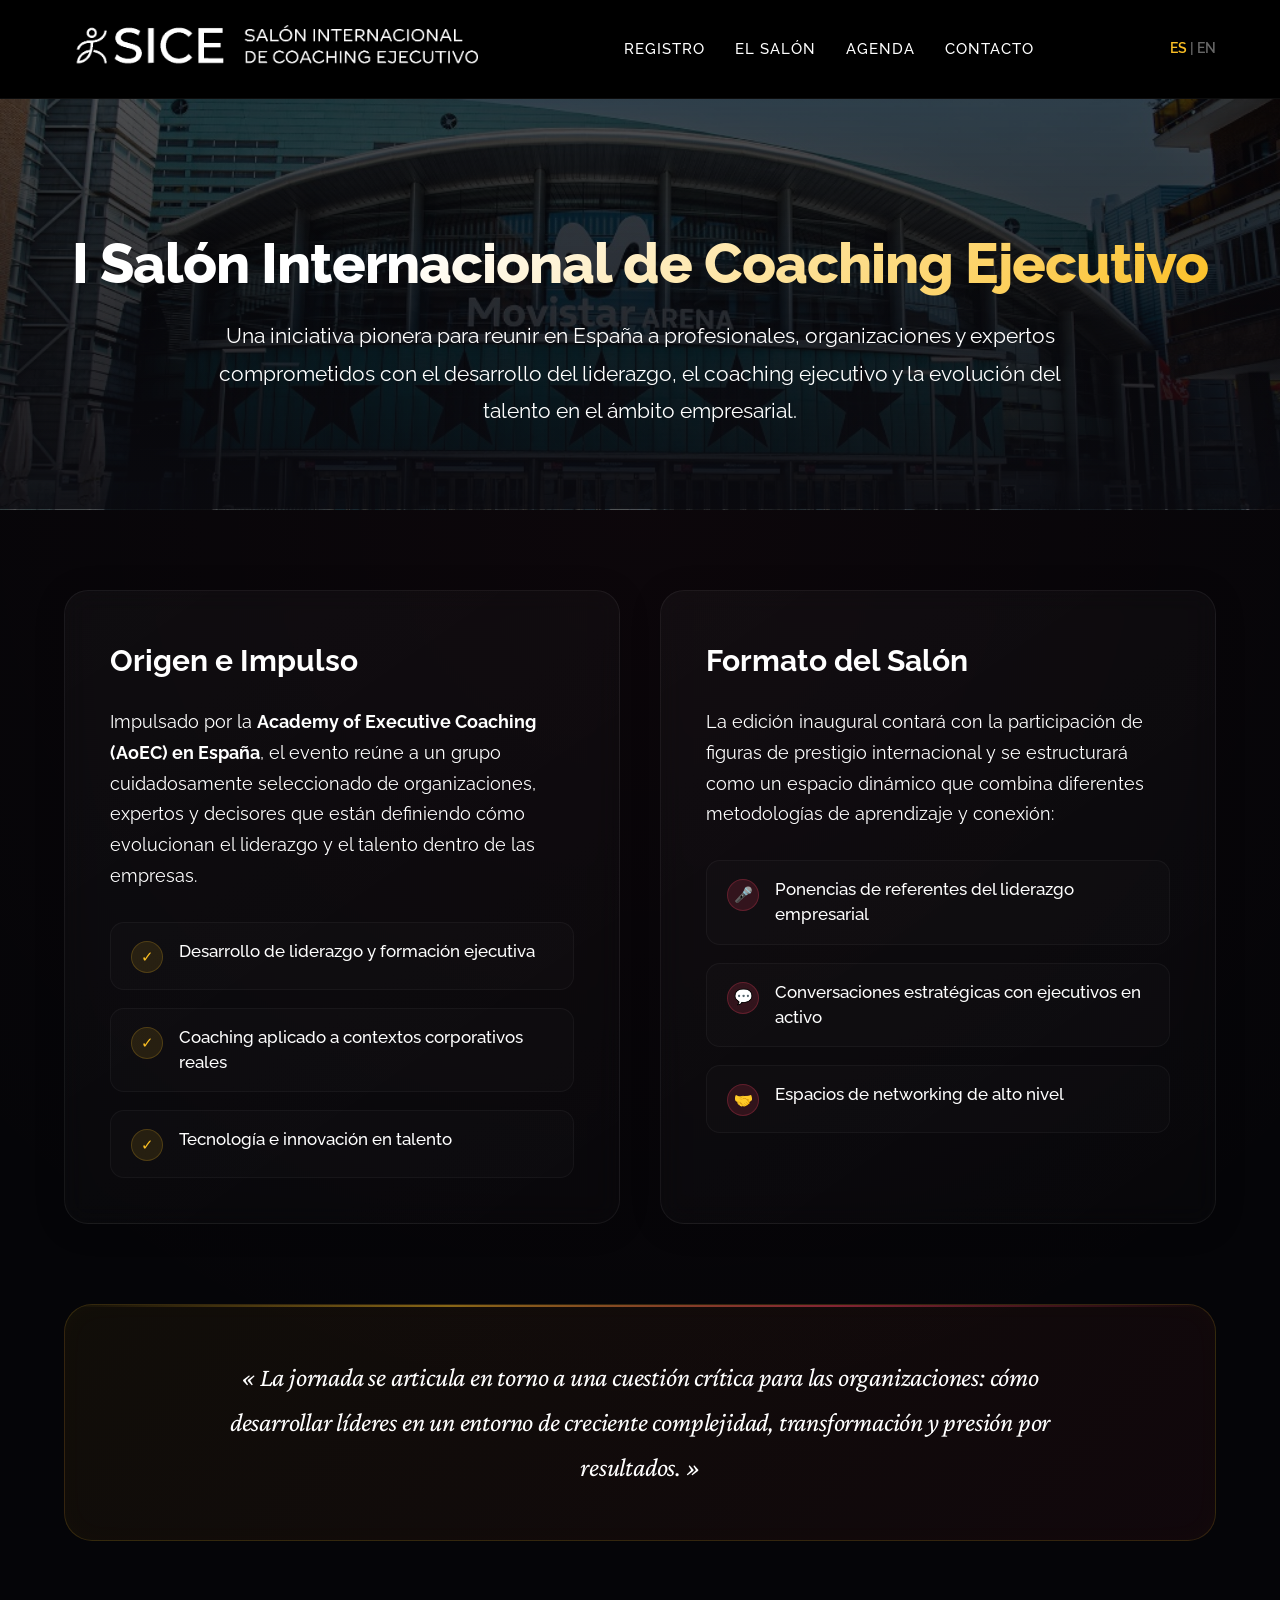
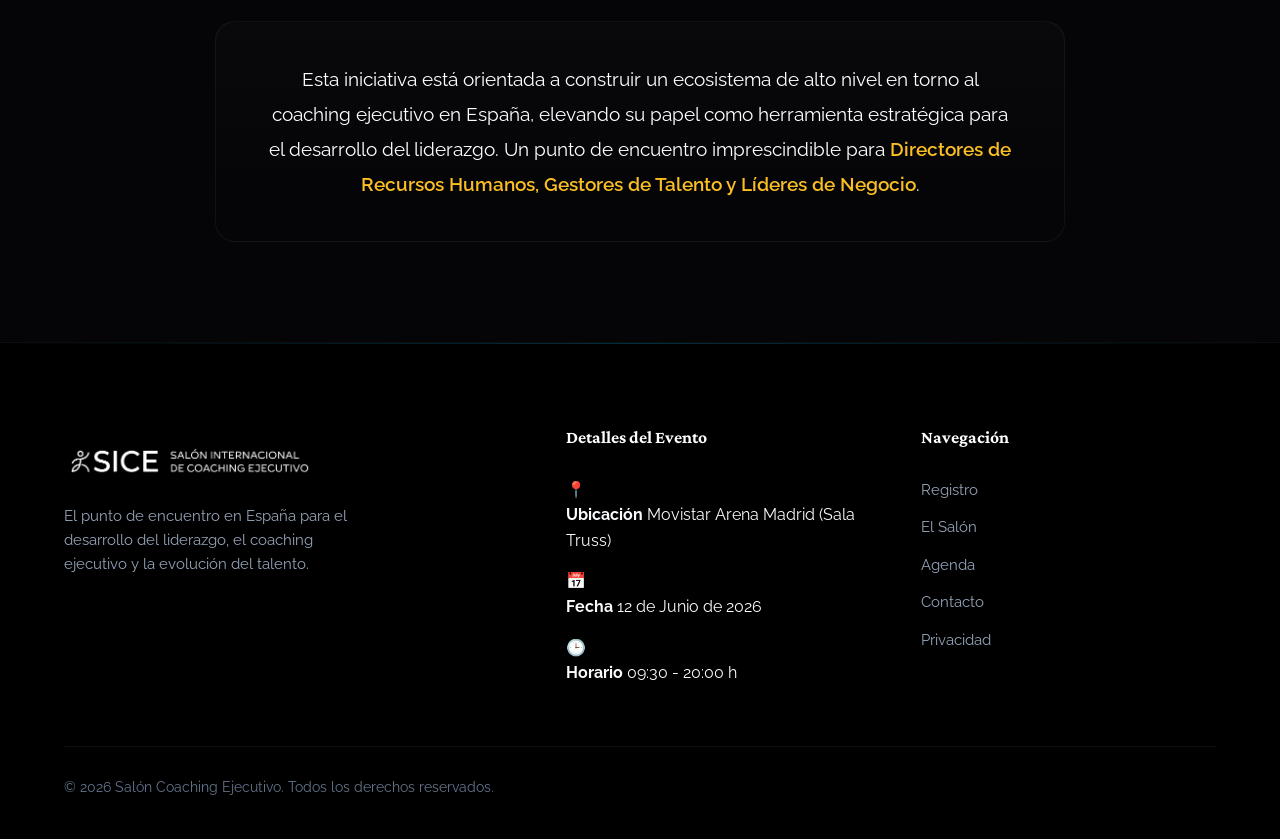
<file: el-salon.html>
<!DOCTYPE html>
<html lang="es">
<head>
    <meta charset="UTF-8">
    <meta name="viewport" content="width=device-width, initial-scale=1.0">
    <title>El Salón | I Salón Internacional de Coaching Ejecutivo</title>
    <meta name="description" content="El punto de encuentro en España para profesionales, organizaciones y expertos comprometidos con el desarrollo del liderazgo y el coaching ejecutivo.">
    <link rel="preconnect" href="https://fonts.googleapis.com">
    <link rel="preconnect" href="https://fonts.gstatic.com" crossorigin>
    <link href="https://fonts.googleapis.com/css2?family=Crimson+Pro:ital,wght@0,300..900;1,300..900&family=Raleway:ital,wght@0,100..900;1,100..900&display=swap" rel="stylesheet">
    <link rel="stylesheet" href="style.css?v=1.1">
    <link rel="icon" type="image/png" href="assets/favicon-sice-v2.png">
    <style>
        /* Estilos Premium para la Sección de El Salón */
        body {
            background-color: #050508;
            color: #f8fafc;
        }

        .salon-hero {
            position: relative;
            padding: 140px 0 80px;
            background: linear-gradient(180deg, rgba(5, 5, 8, 0.7) 0%, rgba(10, 10, 15, 0.95) 100%), 
                        url('assets/movistar-arena-exterior.jpg') center/cover no-repeat;
            text-align: center;
            border-bottom: 1px solid rgba(255, 255, 255, 0.05);
        }

        .salon-hero h1 {
            font-family: 'Raleway', sans-serif;
            font-size: 3.5rem;
            font-weight: 800;
            margin-bottom: 20px;
            letter-spacing: -1px;
            background: linear-gradient(135deg, #ffffff 30%, #fbbf24 100%);
            -webkit-background-clip: text;
            -webkit-text-fill-color: transparent;
            line-height: 1.2;
        }

        .salon-lead {
            font-size: 1.3rem;
            max-width: 850px;
            margin: 0 auto;
            color: #ffffff;
            line-height: 1.8;
            font-weight: 400;
        }

        .salon-content-section {
            padding: 80px 0 100px;
            background: radial-gradient(circle at top center, rgba(244, 63, 94, 0.03) 0%, transparent 60%);
        }

        .salon-grid {
            display: grid;
            grid-template-columns: 1fr 1fr;
            gap: 40px;
            margin-bottom: 60px;
        }

        .salon-card {
            background: linear-gradient(145deg, rgba(255, 255, 255, 0.03) 0%, rgba(255, 255, 255, 0.01) 100%);
            border: 1px solid rgba(255, 255, 255, 0.06);
            border-radius: 24px;
            padding: 45px;
            backdrop-filter: blur(12px);
            -webkit-backdrop-filter: blur(12px);
            transition: all 0.4s cubic-bezier(0.16, 1, 0.3, 1);
            box-shadow: 0 4px 30px rgba(0, 0, 0, 0.2);
            display: flex;
            flex-direction: column;
            justify-content: flex-start;
        }

        .salon-card:hover {
            border-color: rgba(251, 191, 36, 0.3);
            transform: translateY(-6px);
            background: linear-gradient(145deg, rgba(255, 255, 255, 0.05) 0%, rgba(255, 255, 255, 0.02) 100%);
            box-shadow: 0 20px 40px rgba(0, 0, 0, 0.4), 0 0 20px rgba(251, 191, 36, 0.05);
        }

        .salon-card h3 {
            font-family: 'Raleway', sans-serif;
            font-size: 1.9rem;
            font-weight: 700;
            color: #ffffff;
            margin-bottom: 22px;
            display: flex;
            align-items: center;
            gap: 15px;
        }

        .salon-card h3 .dimension-icon {
            display: inline-flex;
            align-items: center;
            justify-content: center;
            font-size: 1.8rem;
            filter: drop-shadow(0 2px 8px rgba(251, 191, 36, 0.2));
        }

        .salon-card > p {
            color: #ffffff;
            font-size: 1.1rem;
            line-height: 1.75;
            margin-bottom: 30px;
        }

        .dimension-list {
            list-style: none;
            padding: 0;
            margin: 0;
            display: flex;
            flex-direction: column;
            gap: 18px;
        }

        .dimension-item {
            display: flex;
            align-items: flex-start;
            gap: 16px;
            padding: 16px 20px;
            background: rgba(255, 255, 255, 0.015);
            border: 1px solid rgba(255, 255, 255, 0.04);
            border-radius: 14px;
            transition: all 0.3s ease;
        }

        .dimension-item:hover {
            background: rgba(255, 255, 255, 0.03);
            border-color: rgba(255, 255, 255, 0.08);
            transform: translateX(4px);
        }

        .dimension-item .dimension-icon-wrapper {
            width: 32px;
            height: 32px;
            border-radius: 50%;
            display: flex;
            align-items: center;
            justify-content: center;
            font-size: 0.95rem;
            flex-shrink: 0;
            margin-top: 2px;
        }

        .salon-card:first-child .dimension-icon-wrapper {
            background: rgba(251, 191, 36, 0.1);
            border: 1px solid rgba(251, 191, 36, 0.2);
            color: #fbbf24;
        }

        .salon-card:last-child .dimension-icon-wrapper {
            background: rgba(244, 63, 94, 0.15);
            border: 1px solid rgba(244, 63, 94, 0.25);
            color: #f43f5e;
        }

        .dimension-text {
            font-size: 1.05rem;
            font-weight: 500;
            color: #ffffff;
            line-height: 1.5;
        }

        .salon-middle-callout {
            background: linear-gradient(135deg, rgba(251, 191, 36, 0.05) 0%, rgba(244, 63, 94, 0.05) 100%);
            border: 1px solid rgba(251, 191, 36, 0.15);
            border-radius: 28px;
            padding: 50px 40px;
            text-align: center;
            margin: 80px 0;
            position: relative;
            overflow: hidden;
            box-shadow: inset 0 0 30px rgba(251, 191, 36, 0.02);
        }

        .salon-middle-callout::before {
            content: '';
            position: absolute;
            top: 0;
            left: 0;
            right: 0;
            height: 2px;
            background: linear-gradient(90deg, transparent, rgba(251, 191, 36, 0.5), rgba(244, 63, 94, 0.5), transparent);
        }

        .salon-middle-callout p {
            font-family: 'Crimson Pro', Georgia, serif;
            font-size: 1.65rem;
            font-style: italic;
            line-height: 1.7;
            color: #ffffff;
            max-width: 850px;
            margin: 0 auto;
            font-weight: 400;
            letter-spacing: -0.2px;
        }

        .salon-footer-text {
            max-width: 850px;
            margin: 0 auto;
            text-align: center;
            background: linear-gradient(180deg, rgba(255, 255, 255, 0.02) 0%, rgba(255, 255, 255, 0) 100%);
            border: 1px solid rgba(255, 255, 255, 0.05);
            padding: 40px 50px;
            border-radius: 20px;
        }

        .salon-footer-text p {
            font-size: 1.18rem;
            line-height: 1.85;
            color: #ffffff;
            margin: 0;
        }

        .salon-footer-text p strong {
            color: #fbbf24;
            font-weight: 600;
        }

        @media (max-width: 992px) {
            .salon-grid {
                grid-template-columns: 1fr;
                gap: 30px;
            }
            .salon-card {
                padding: 35px 30px;
            }
        }

        @media (max-width: 768px) {
            .salon-hero {
                padding: 120px 0 60px;
            }
            .salon-hero h1 {
                font-size: 2.5rem;
            }
            .salon-lead {
                font-size: 1.15rem;
            }
            .salon-card h3 {
                font-size: 1.6rem;
            }
            .salon-middle-callout {
                padding: 40px 25px;
                margin: 50px 0;
            }
            .salon-middle-callout p {
                font-size: 1.35rem;
            }
            .salon-footer-text {
                padding: 30px 25px;
            }
            .salon-footer-text p {
                font-size: 1.1rem;
            }
        }
    </style>
</head>
<body>
    <header class="navbar">
        <div class="container nav-container">
            <div class="nav-brand"><a href="index.html"><img src="assets/logo-sice-horizontal-v2.png" alt="SICE Logo" class="nav-logo"></a></div>
            <nav class="nav-menu" id="navMenu">
                <ul>
                    <li><a href="index.html">Registro</a></li>
                    <li><a href="el-salon.html" class="active">El Salón</a></li>
                    <li><a href="agenda.html">Agenda</a></li>
                    <li><a href="index.html#contacto">Contacto</a></li>
                </ul>
            </nav>
            <div class="nav-actions">
                <div class="lang-switcher">
                    <span class="active">ES</span> | <a href="en/the-conference.html">EN</a>
                </div>
                <button class="menu-toggle" id="menuToggle">
                    <span></span>
                    <span></span>
                    <span></span>
                </button>
            </div>
        </div>
    </header>

    <main>
        <section class="salon-hero">
            <div class="container">
                <h1>I Salón Internacional de Coaching Ejecutivo</h1>
                <p class="salon-lead">Una iniciativa pionera para reunir en España a profesionales, organizaciones y expertos comprometidos con el desarrollo del liderazgo, el coaching ejecutivo y la evolución del talento en el ámbito empresarial.</p>
            </div>
        </section>

        <section class="salon-content-section">
            <div class="container">
                <div class="salon-grid">
                    <!-- Tarjeta 1: Origen e Impulso -->
                    <div class="salon-card">
                        <h3>Origen e Impulso</h3>
                        <p>Impulsado por la <strong>Academy of Executive Coaching (AoEC) en España</strong>, el evento reúne a un grupo cuidadosamente seleccionado de organizaciones, expertos y decisores que están definiendo cómo evolucionan el liderazgo y el talento dentro de las empresas.</p>
                        
                        <ul class="dimension-list">
                            <li class="dimension-item">
                                <div class="dimension-icon-wrapper">✓</div>
                                <span class="dimension-text">Desarrollo de liderazgo y formación ejecutiva</span>
                            </li>
                            <li class="dimension-item">
                                <div class="dimension-icon-wrapper">✓</div>
                                <span class="dimension-text">Coaching aplicado a contextos corporativos reales</span>
                            </li>
                            <li class="dimension-item">
                                <div class="dimension-icon-wrapper">✓</div>
                                <span class="dimension-text">Tecnología e innovación en talento</span>
                            </li>
                        </ul>
                    </div>

                    <!-- Tarjeta 2: Formato del Salón -->
                    <div class="salon-card">
                        <h3>Formato del Salón</h3>
                        <p>La edición inaugural contará con la participación de figuras de prestigio internacional y se estructurará como un espacio dinámico que combina diferentes metodologías de aprendizaje y conexión:</p>
                        
                        <ul class="dimension-list">
                            <li class="dimension-item">
                                <div class="dimension-icon-wrapper">🎤</div>
                                <span class="dimension-text">Ponencias de referentes del liderazgo empresarial</span>
                            </li>
                            <li class="dimension-item">
                                <div class="dimension-icon-wrapper">💬</div>
                                <span class="dimension-text">Conversaciones estratégicas con ejecutivos en activo</span>
                            </li>
                            <li class="dimension-item">
                                <div class="dimension-icon-wrapper">🤝</div>
                                <span class="dimension-text">Espacios de networking de alto nivel</span>
                            </li>
                        </ul>
                    </div>
                </div>

                <!-- Llamada Central (Callout) -->
                <div class="salon-middle-callout">
                    <p>« La jornada se articula en torno a una cuestión crítica para las organizaciones: cómo desarrollar líderes en un entorno de creciente complejidad, transformación y presión por resultados. »</p>
                </div>

                <!-- Bloque Final -->
                <div class="salon-footer-text">
                    <p>Esta iniciativa está orientada a construir un ecosistema de alto nivel en torno al coaching ejecutivo en España, elevando su papel como herramienta estratégica para el desarrollo del liderazgo. Un punto de encuentro imprescindible para <strong>Directores de Recursos Humanos, Gestores de Talento y Líderes de Negocio</strong>.</p>
                </div>
            </div>
        </section>
    </main>

    <footer class="footer">
        <div class="container">
            <div class="footer-grid">
                <div class="footer-brand-col">
                    <img src="assets/logo-sice-horizontal-v2.png" alt="SICE Logo" class="footer-logo">
                    <p class="footer-desc">El punto de encuentro en España para el desarrollo del liderazgo, el coaching ejecutivo y la evolución del talento.</p>
                </div>
                <div class="footer-info-col">
                    <h4 class="footer-col-title">Detalles del Evento</h4>
                    <ul class="footer-info-list">
                        <li>
                            <span class="icon">📍</span>
                            <div>
                                <strong>Ubicación</strong>
                                <span>Movistar Arena Madrid (Sala Truss)</span>
                            </div>
                        </li>
                        <li>
                            <span class="icon">📅</span>
                            <div>
                                <strong>Fecha</strong>
                                <span>12 de Junio de 2026</span>
                            </div>
                        </li>
                        <li>
                            <span class="icon">🕒</span>
                            <div>
                                <strong>Horario</strong>
                                <span>09:30 - 20:00 h</span>
                            </div>
                        </li>
                    </ul>
                </div>
                <div class="footer-nav-col">
                    <h4 class="footer-col-title">Navegación</h4>
                    <ul class="footer-nav-list">
                        <li><a href="index.html">Registro</a></li>
                        <li><a href="el-salon.html">El Salón</a></li>
                        <li><a href="agenda.html">Agenda</a></li>
                        <li><a href="index.html#contacto">Contacto</a></li>
                        <li><a href="politica-de-privacidad.html">Privacidad</a></li>
                    </ul>
                </div>
            </div>
            <div class="footer-divider"></div>
            <div class="footer-bottom">
                <p>&copy; 2026 Salón Coaching Ejecutivo. Todos los derechos reservados.</p>
            </div>
        </div>
    </footer>

    <a href="index.html#inscription-form" class="floating-cta" id="floatingCta">Inscribirme al Evento</a>
    <script src="script.js"></script>
</body>
</html>
</file>
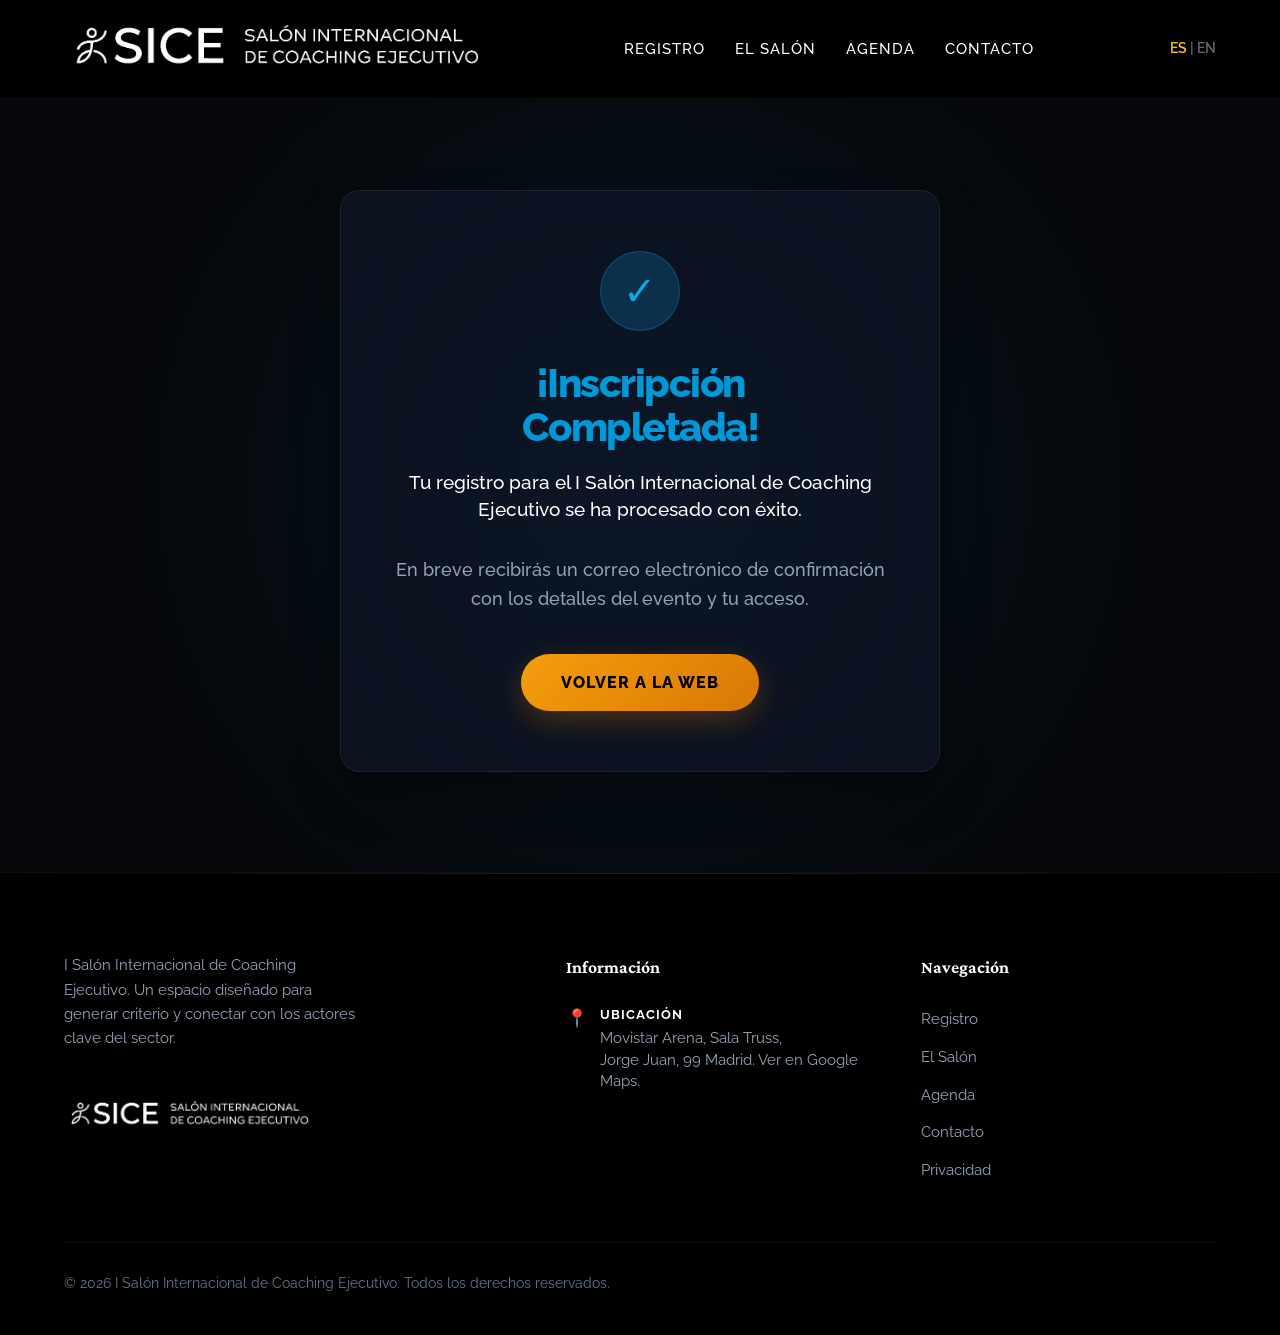
<file: gracias.html>
<!DOCTYPE html>
<html lang="es">
<head>
    <meta charset="UTF-8">
    <meta name="viewport" content="width=device-width, initial-scale=1.0">
    <title>¡Gracias por inscribirte! | I Salón Internacional de Coaching Ejecutivo</title>
    <link rel="preconnect" href="https://fonts.googleapis.com">
    <link rel="preconnect" href="https://fonts.gstatic.com" crossorigin>
    <link href="https://fonts.googleapis.com/css2?family=Crimson+Pro:ital,wght@0,300..900;1,300..900&family=Raleway:ital,wght@0,100..900;1,100..900&display=swap" rel="stylesheet">
    <link rel="stylesheet" href="style.css">
    <link rel="icon" type="image/png" href="assets/favicon-sice-v2.png">
    <style>
        .thanks-section {
            min-height: 80vh;
            display: flex;
            align-items: center;
            justify-content: center;
            text-align: center;
            padding: 100px 20px;
            background: radial-gradient(circle at center, rgba(14, 165, 233, 0.1) 0%, transparent 70%);
        }

        .thanks-card {
            max-width: 600px;
            padding: 60px 40px;
        }

        .success-icon {
            width: 80px;
            height: 80px;
            background: rgba(14, 165, 233, 0.2);
            border-radius: 50%;
            display: flex;
            align-items: center;
            justify-content: center;
            margin: 0 auto 30px;
            color: #0ea5e9;
            font-size: 40px;
            border: 1px solid rgba(14, 165, 233, 0.3);
        }

        /* Fuerza el diseño del botón naranja aquí mismo por si el CSS general falla */
        .btn-secondary {
            position: relative;
            display: inline-flex;
            align-items: center;
            justify-content: center;
            padding: 16px 40px;
            background: linear-gradient(135deg, #f59e0b 0%, #d97706 100%);
            color: #000 !important;
            text-decoration: none !important;
            border-radius: 100px;
            font-weight: 800;
            font-size: 1rem;
            text-transform: uppercase;
            letter-spacing: 1px;
            transition: all 0.4s cubic-bezier(0.175, 0.885, 0.32, 1.275);
            box-shadow: 0 10px 30px rgba(217, 119, 6, 0.3);
            border: none;
            overflow: hidden;
            z-index: 1;
        }

        .btn-secondary:hover {
            transform: translateY(-3px) scale(1.02);
            box-shadow: 0 15px 40px rgba(217, 119, 6, 0.5);
            color: #000 !important;
        }

        .btn-secondary::after {
            content: '';
            position: absolute;
            top: 0;
            left: -100%;
            width: 100%;
            height: 100%;
            background: linear-gradient(90deg, transparent, rgba(255,255,255,0.4), transparent);
            transition: 0.5s;
        }

        .btn-secondary:hover::after {
            left: 100%;
        }
    </style>
    <!-- Meta Pixel Code -->
    <script>
    !function(f,b,e,v,n,t,s)
    {if(f.fbq)return;n=f.fbq=function(){n.callMethod?
    n.callMethod.apply(n,arguments):n.queue.push(arguments)};
    if(!f._fbq)f._fbq=n;n.push=n;n.loaded=!0;n.version='2.0';
    n.queue=[];t=b.createElement(e);t.async=!0;
    t.src=v;s=b.getElementsByTagName(e)[0];
    s.parentNode.insertBefore(t,s)}(window, document,'script',
    'https://connect.facebook.net/en_US/fbevents.js');

    fbq('init', '1312566057340204');
    fbq('track', 'PageView');
    fbq('track', 'CompleteRegistration');
    </script>
    <noscript>
      <img height="1" width="1" style="display:none"
      src="https://www.facebook.com/tr?id=1312566057340204&ev=CompleteRegistration&noscript=1"/>
    </noscript>
    <!-- End Meta Pixel Code -->
</head>
<body>
    <header class="navbar">
        <div class="container nav-container">
            <div class="nav-brand"><a href="index.html"><img src="assets/logo-sice-horizontal-v2.png" alt="SICE Logo" class="nav-logo"></a></div>
            <nav class="nav-menu" id="navMenu">
                <ul>
                    <li><a href="index.html">Registro</a></li>
                    <li><a href="el-salon.html">El Salón</a></li>
                    <li><a href="agenda.html">Agenda</a></li>
                    <li><a href="index.html#contacto">Contacto</a></li>
                </ul>
            </nav>
            <div class="nav-actions">
                <div class="lang-switcher">
                    <span class="active">ES</span> | <a href="en/thanks.html">EN</a>
                </div>
                <button class="menu-toggle" id="menuToggle">
                    <span></span>
                    <span></span>
                    <span></span>
                </button>
            </div>
        </div>
    </header>

    <main>
        <section class="thanks-section">
            <div class="container">
                <div class="glass-card thanks-card">
                    <div class="success-icon">✓</div>
                    <h1 class="main-title" style="font-size: 2.5rem; margin-bottom: 20px;">¡Inscripción<br>Completada!</h1>
                    <p class="subtitle" style="font-size: 1.2rem; color: #cbd5e1;">Tu registro para el I Salón Internacional de Coaching Ejecutivo se ha procesado con éxito.</p>
                    <p style="margin-top: 20px; color: #94a3b8;">En breve recibirás un correo electrónico de confirmación con los detalles del evento y tu acceso.</p>
                    
                    <div style="margin-top: 40px; display: flex; justify-content: center;">
                        <a href="https://saloncoachingejecutivo.com/" class="btn-secondary">
                            <span>Volver a la web</span>
                        </a>
                    </div>
                </div>
            </div>
        </section>
    </main>

    <footer>
        <div class="container">
            <div class="footer-grid">
                <div class="footer-brand-col">
                    <p>I Salón Internacional de Coaching Ejecutivo. Un espacio diseñado para generar criterio y conectar con los actores clave del sector.</p>
                    <img src="assets/logo-sice-horizontal-v2.png" alt="SICE Logo" class="footer-logo">
                </div>
                <div class="footer-info-col">
                    <h4 class="footer-col-title">Información</h4>
                    <ul class="footer-info-list">
                        <li class="footer-info-item">
                            <span class="icon">📍</span>
                            <div>
                                <strong>Ubicación</strong>
                                <a href="https://maps.app.goo.gl/J7cBUpPkDtHW1ZrYA" target="_blank">Movistar Arena, Sala Truss,<br>Jorge Juan, 99 Madrid. Ver en Google Maps.</a>
                            </div>
                        </li>
                    </ul>
                </div>
                <div class="footer-nav-col">
                    <h4 class="footer-col-title">Navegación</h4>
                    <ul class="footer-nav-list">
                        <li><a href="index.html">Registro</a></li>
                        <li><a href="el-salon.html">El Salón</a></li>
                        <li><a href="agenda.html">Agenda</a></li>
                        <li><a href="index.html#contacto">Contacto</a></li>
                        <li><a href="politica-de-privacidad.html">Privacidad</a></li>
                    </ul>
                </div>
            </div>
            <div class="footer-divider"></div>
            <div class="footer-bottom">
                <p>&copy; 2026 I Salón Internacional de Coaching Ejecutivo. Todos los derechos reservados.</p>
            </div>
        </div>
    </footer>

    <script src="script.js"></script>
</body>
</html>
</file>
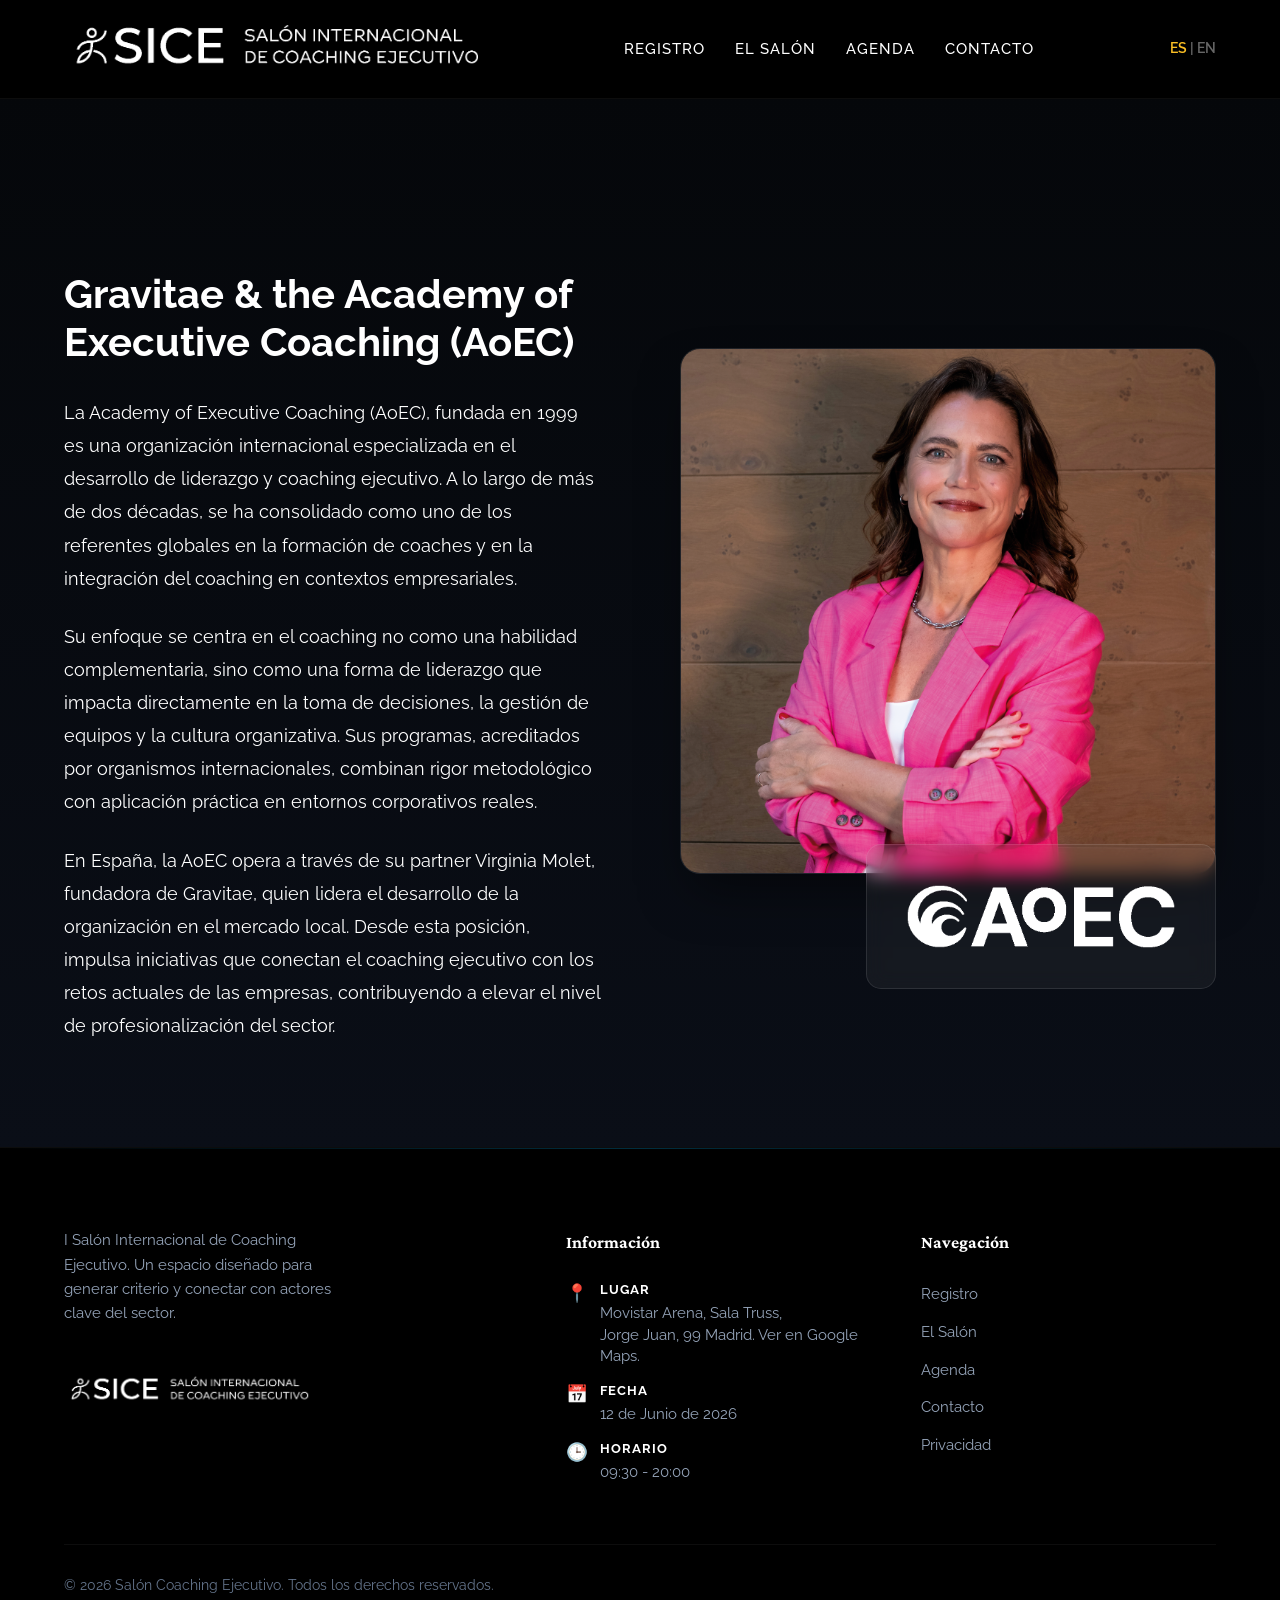
<file: organiza.html>
<!DOCTYPE html>
<html lang="es">
<head>
    <meta charset="UTF-8">
    <meta name="viewport" content="width=device-width, initial-scale=1.0">
    <title>Organiza | I Salón Internacional de Coaching Ejecutivo</title>
    <meta name="description" content="Conoce a Virginia Molet y la Academy of Executive Coaching (AoEC), organizadores del I Salón Internacional de Coaching Ejecutivo.">
    <link rel="preconnect" href="https://fonts.googleapis.com">
    <link rel="preconnect" href="https://fonts.gstatic.com" crossorigin>
    <link href="https://fonts.googleapis.com/css2?family=Crimson+Pro:ital,wght@0,300..900;1,300..900&family=Raleway:ital,wght@0,100..900;1,100..900&display=swap" rel="stylesheet">
    <link rel="stylesheet" href="style.css">
    <link rel="icon" type="image/png" href="assets/favicon-sice-v2.png">
</head>
<body>
    <header class="navbar">
        <div class="container nav-container">
            <div class="nav-brand"><a href="index.html"><img src="assets/logo-sice-horizontal-v2.png" alt="SICE Logo" class="nav-logo"></a></div>
            <nav class="nav-menu" id="navMenu">
                <ul>
                    <li><a href="index.html">Registro</a></li>
                    <li><a href="el-salon.html">El Salón</a></li>
                    <li><a href="agenda.html">Agenda</a></li>
                    <li><a href="index.html#contacto">Contacto</a></li>
                </ul>
            </nav>
            <div class="nav-actions">
                <div class="lang-switcher">
                    <span class="active">ES</span> | <a href="en/organiza.html">EN</a>
                </div>
                <button class="menu-toggle" id="menuToggle">
                    <span></span>
                    <span></span>
                    <span></span>
                </button>
            </div>
        </div>
    </header>

    <main>
        <section class="organiza-hero">
            <div class="container">
                <div class="organiza-main-grid">
                    <div class="organiza-content">
                        <h2>Gravitae & the Academy of Executive Coaching (AoEC)</h2>
                        
                        <p>La Academy of Executive Coaching (AoEC), fundada en 1999 es una organización internacional especializada en el desarrollo de liderazgo y coaching ejecutivo. A lo largo de más de dos décadas, se ha consolidado como uno de los referentes globales en la formación de coaches y en la integración del coaching en contextos empresariales.</p>
                        
                        <p>Su enfoque se centra en el coaching no como una habilidad complementaria, sino como una forma de liderazgo que impacta directamente en la toma de decisiones, la gestión de equipos y la cultura organizativa. Sus programas, acreditados por organismos internacionales, combinan rigor metodológico con aplicación práctica en entornos corporativos reales.</p>
                        
                        <p>En España, la AoEC opera a través de su partner Virginia Molet, fundadora de Gravitae, quien lidera el desarrollo de la organización en el mercado local. Desde esta posición, impulsa iniciativas que conectan el coaching ejecutivo con los retos actuales de las empresas, contribuyendo a elevar el nivel de profesionalización del sector.</p>
                    </div>
                    
                    <div class="organiza-visual-stack">
                        <div class="virginia-photo-wrapper">
                            <img src="assets/virginia-molet-final.png" alt="Virginia Molet">
                        </div>
                        <div class="aoec-logo-card">
                            <img src="assets/aoec-logo-final.png" alt="AoEC Logo">
                        </div>
                    </div>
                </div>
            </div>
        </section>
    </main>

    <footer>
        <div class="container">
            <div class="footer-grid">
                <div class="footer-brand-col">
                    <p>I Salón Internacional de Coaching Ejecutivo. Un espacio diseñado para generar criterio y conectar con actores clave del sector.</p>
                    <img src="assets/logo-sice-horizontal-v2.png" alt="SICE Logo" class="footer-logo">
                </div><div class="footer-info-col">
                    <h4 class="footer-col-title">Información</h4>
                    <ul class="footer-info-list">
                        <li class="footer-info-item">
                            <span class="icon">📍</span>
                            <div>
                                <strong>Lugar</strong>
                                <a href="https://maps.app.goo.gl/J7cBUpPkDtHW1ZrYA" target="_blank">Movistar Arena, Sala Truss,<br>Jorge Juan, 99 Madrid. Ver en Google Maps.</a>
                            </div>
                        </li>
                        <li class="footer-info-item">
                            <span class="icon">📅</span>
                            <div>
                                <strong>Fecha</strong>
                                <span>12 de Junio de 2026</span>
                            </div>
                        </li>
                        <li class="footer-info-item">
                            <span class="icon">🕒</span>
                            <div>
                                <strong>Horario</strong>
                                <span>09:30 - 20:00</span>
                            </div>
                        </li>
                    </ul>
                </div>
                <div class="footer-nav-col">
                    <h4 class="footer-col-title">Navegación</h4>
                    <ul class="footer-nav-list">
                        <li><a href="index.html">Registro</a></li>
                        <li><a href="el-salon.html">El Salón</a></li>
                        <li><a href="agenda.html">Agenda</a></li>
                        <li><a href="index.html#contacto">Contacto</a></li>
                        <li><a href="politica-de-privacidad.html">Privacidad</a></li>
                    </ul>
                </div>
            </div>
            <div class="footer-divider"></div>
            <div class="footer-bottom">
                <p>&copy; 2026 Salón Coaching Ejecutivo. Todos los derechos reservados.</p>
            </div>
        </div>
    </footer>

    <a href="index.html#inscription-form" class="floating-cta" id="floatingCta">Inscribirme al Evento</a>
    <script src="script.js"></script>
</body>
</html>
</file>
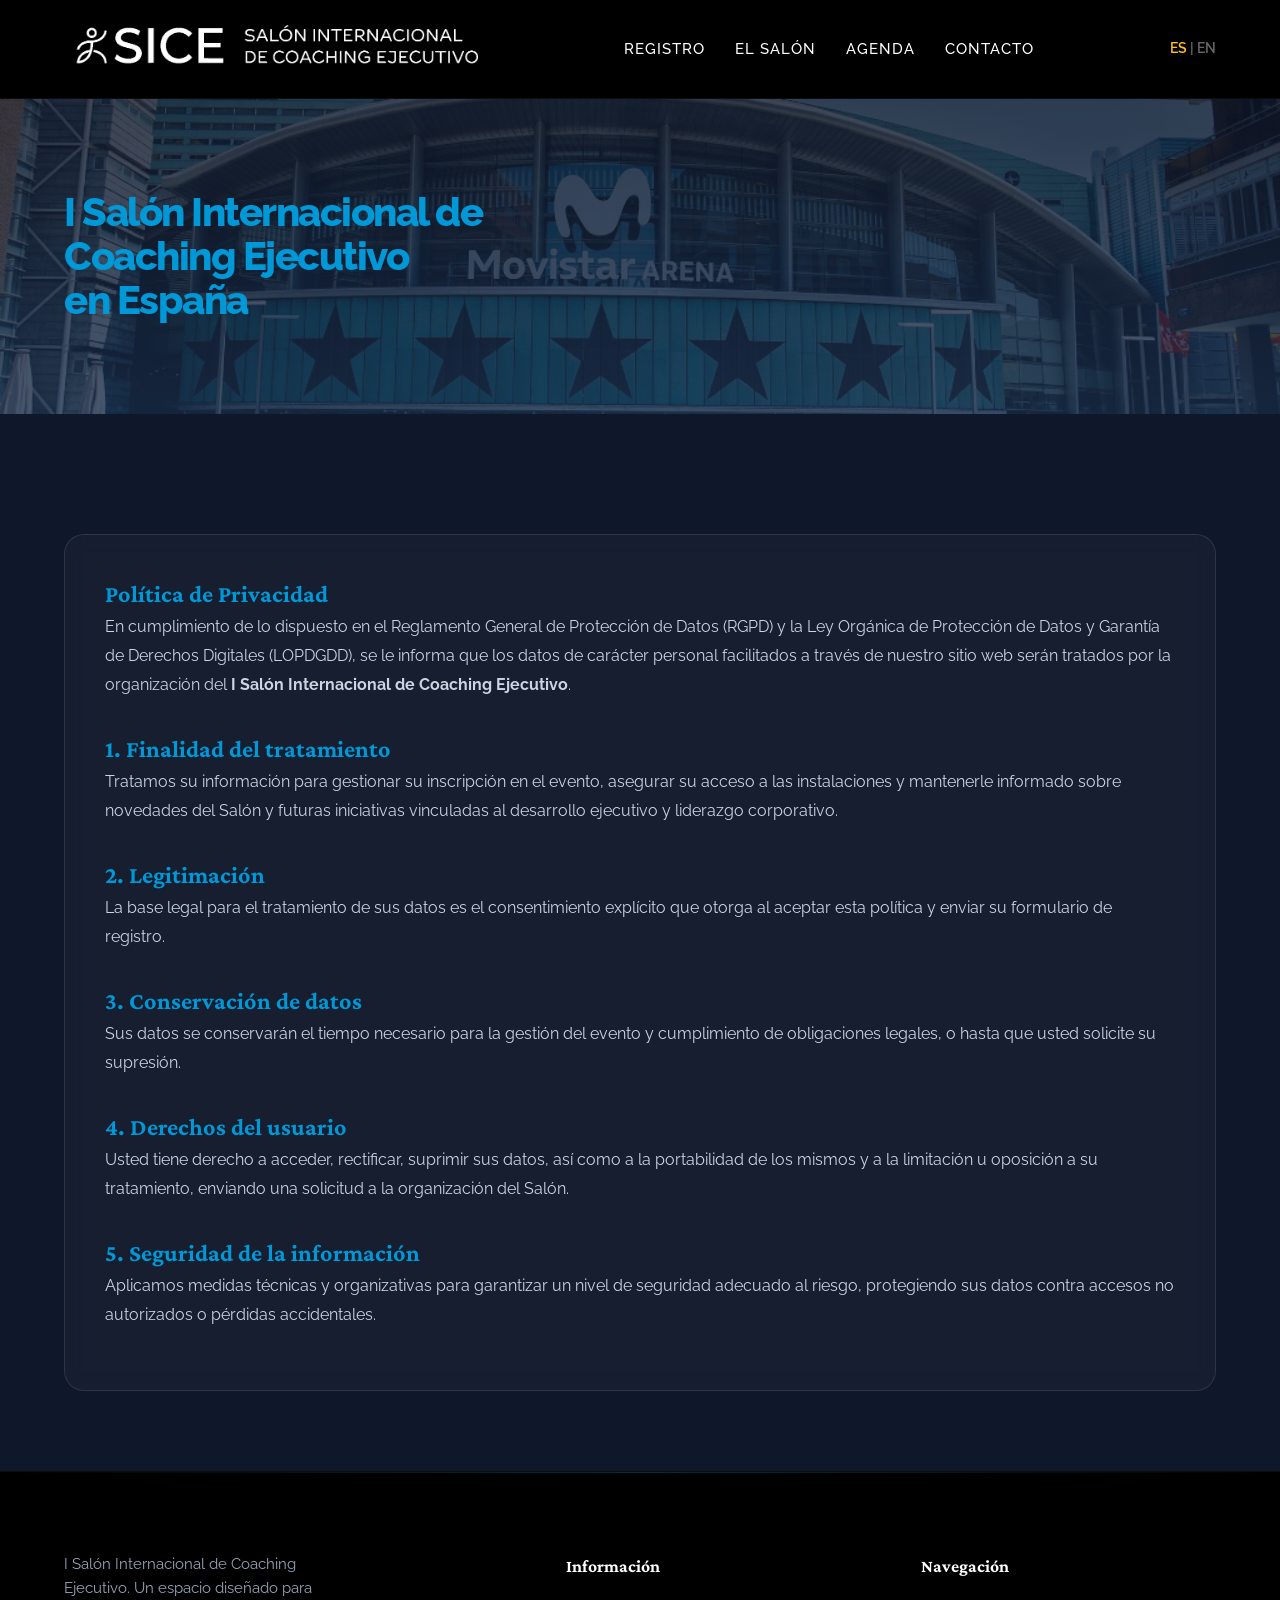
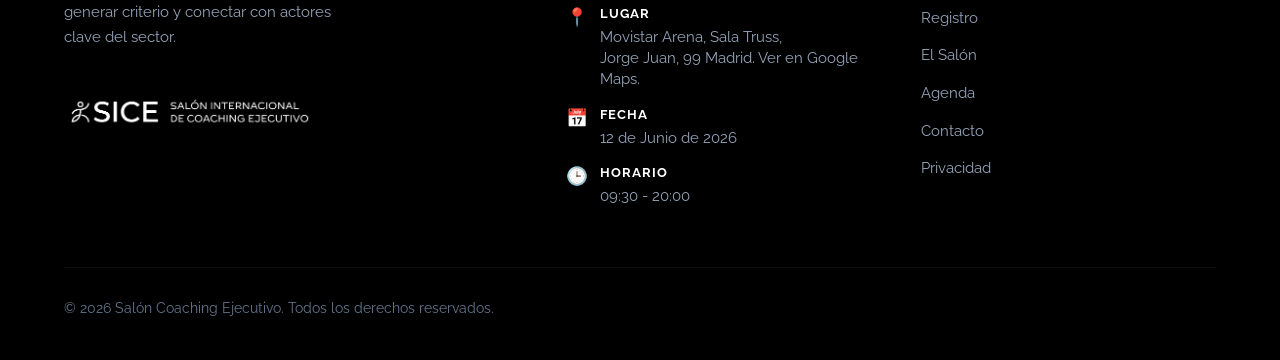
<file: politica-de-privacidad.html>
<!DOCTYPE html>
<html lang="es">
<head>
    <meta charset="UTF-8">
    <meta name="viewport" content="width=device-width, initial-scale=1.0">
    <title>Política de Privacidad - I Salón Internacional de Coaching Ejecutivo</title>
    <link rel="preconnect" href="https://fonts.googleapis.com">
    <link rel="preconnect" href="https://fonts.gstatic.com" crossorigin>
    <link href="https://fonts.googleapis.com/css2?family=Crimson+Pro:ital,wght@0,300..900;1,300..900&family=Raleway:ital,wght@0,100..900;1,100..900&display=swap" rel="stylesheet">
    <link rel="stylesheet" href="style.css">
    <link rel="icon" type="image/png" href="assets/favicon-sice-v2.png">
    <style>
        .legal-page {
            padding: 80px 0;
            background: #0f172a;
            min-height: 100vh;
        }
        .legal-content {
            background: rgba(255, 255, 255, 0.03);
            backdrop-filter: blur(10px);
            border: 1px solid rgba(255, 255, 255, 0.1);
            padding: 40px;
            border-radius: 20px;
            color: #cbd5e1;
            margin-top: 40px;
        }
        .legal-content h2 {
            color: var(--color-primary);
            font-family: var(--font-heading);
            margin-top: 30px;
            font-size: 1.5rem;
        }
        .legal-content p {
            margin-bottom: 20px;
            line-height: 1.8;
        }
        .legal-hero {
            position: relative;
            padding: 100px 0 60px;
            text-align: left;
            background: linear-gradient(to bottom, #0f172a, #1a2e4b);
            overflow: hidden;
        }
        .legal-hero::before {
            content: '';
            position: absolute;
            top: 0;
            left: 0;
            width: 100%;
            height: 100%;
            background: url('assets/movistar-arena-exterior.jpg') center/cover no-repeat;
            opacity: 0.2;
            z-index: 0;
        }
        .legal-hero .container {
            position: relative;
            z-index: 1;
        }
        .back-link {
            color: var(--color-primary);
            text-decoration: none;
            display: inline-flex;
            align-items: center;
            gap: 8px;
            margin-bottom: 20px;
            font-weight: 600;
        }
        .back-link:hover {
            color: var(--color-accent);
        }
    </style>
</head>
<body>
    <header class="navbar">
        <div class="container nav-container">
            <div class="nav-brand"><a href="index.html"><img src="assets/logo-sice-horizontal-v2.png" alt="SICE Logo" class="nav-logo"></a></div>
            <nav class="nav-menu" id="navMenu">
                <ul>
                    <li><a href="index.html">Registro</a></li>
                    <li><a href="el-salon.html">El Salón</a></li>
                    <li><a href="agenda.html">Agenda</a></li>
                    <li><a href="index.html#contacto">Contacto</a></li>
                </ul>
            </nav>
            <div class="nav-actions">
                <div class="lang-switcher">
                    <span class="active">ES</span> | <a href="en/privacy-policy.html">EN</a>
                </div>
                <button class="menu-toggle" id="menuToggle">
                    <span></span>
                    <span></span>
                    <span></span>
                </button>
            </div>
        </div>
    </header>

    <main>
        <section class="legal-hero">
            <div class="container">
                <h1 class="main-title" style="font-size: clamp(2rem, 5vw, 2.5rem);">I Salón Internacional de<br>Coaching Ejecutivo<br>en España</h1>
            </div>
        </section>

        <section class="legal-page">
            <div class="container">
                <div class="legal-content">
                    <h2 style="margin-top: 0;">Política de Privacidad</h2>
                    <p>En cumplimiento de lo dispuesto en el Reglamento General de Protección de Datos (RGPD) y la Ley Orgánica de Protección de Datos y Garantía de Derechos Digitales (LOPDGDD), se le informa que los datos de carácter personal facilitados a través de nuestro sitio web serán tratados por la organización del <strong>I Salón Internacional de Coaching Ejecutivo</strong>.</p>

                    <h2>1. Finalidad del tratamiento</h2>
                    <p>Tratamos su información para gestionar su inscripción en el evento, asegurar su acceso a las instalaciones y mantenerle informado sobre novedades del Salón y futuras iniciativas vinculadas al desarrollo ejecutivo y liderazgo corporativo.</p>

                    <h2>2. Legitimación</h2>
                    <p>La base legal para el tratamiento de sus datos es el consentimiento explícito que otorga al aceptar esta política y enviar su formulario de registro.</p>

                    <h2>3. Conservación de datos</h2>
                    <p>Sus datos se conservarán el tiempo necesario para la gestión del evento y cumplimiento de obligaciones legales, o hasta que usted solicite su supresión.</p>

                    <h2>4. Derechos del usuario</h2>
                    <p>Usted tiene derecho a acceder, rectificar, suprimir sus datos, así como a la portabilidad de los mismos y a la limitación u oposición a su tratamiento, enviando una solicitud a la organización del Salón.</p>

                    <h2>5. Seguridad de la información</h2>
                    <p>Aplicamos medidas técnicas y organizativas para garantizar un nivel de seguridad adecuado al riesgo, protegiendo sus datos contra accesos no autorizados o pérdidas accidentales.</p>
                </div>
            </div>
        </section>
    </main>

    <footer>
        <div class="container">
            <div class="footer-grid">
                <div class="footer-brand-col">
                    <p>I Salón Internacional de Coaching Ejecutivo. Un espacio diseñado para generar criterio y conectar con actores clave del sector.</p>
                    <img src="assets/logo-sice-horizontal-v2.png" alt="SICE Logo" class="footer-logo">
                </div><div class="footer-info-col">
                    <h4 class="footer-col-title">Información</h4>
                    <ul class="footer-info-list">
                        <li class="footer-info-item">
                            <span class="icon">📍</span>
                            <div>
                                <strong>Lugar</strong>
                                <a href="https://maps.app.goo.gl/J7cBUpPkDtHW1ZrYA" target="_blank">Movistar Arena, Sala Truss,<br>Jorge Juan, 99 Madrid. Ver en Google Maps.</a>
                            </div>
                        </li>
                        <li class="footer-info-item">
                            <span class="icon">📅</span>
                            <div>
                                <strong>Fecha</strong>
                                <span>12 de Junio de 2026</span>
                            </div>
                        </li>
                        <li class="footer-info-item">
                            <span class="icon">🕒</span>
                            <div>
                                <strong>Horario</strong>
                                <span>09:30 - 20:00</span>
                            </div>
                        </li>
                    </ul>
                </div>
                <div class="footer-nav-col">
                    <h4 class="footer-col-title">Navegación</h4>
                    <ul class="footer-nav-list">
                        <li><a href="index.html">Registro</a></li>
                        <li><a href="el-salon.html">El Salón</a></li>
                        <li><a href="agenda.html">Agenda</a></li>
                        <li><a href="index.html#contacto">Contacto</a></li><li><a href="politica-de-privacidad.html">Privacidad</a></li>
                    </ul>
                </div>
            </div>
            <div class="footer-divider"></div>
            <div class="footer-bottom">
                <p>&copy; 2026 Salón Coaching Ejecutivo. Todos los derechos reservados.</p>
            </div>
        </div>
    </footer>
    <script src="script.js"></script>
</body>
</html>
</file>
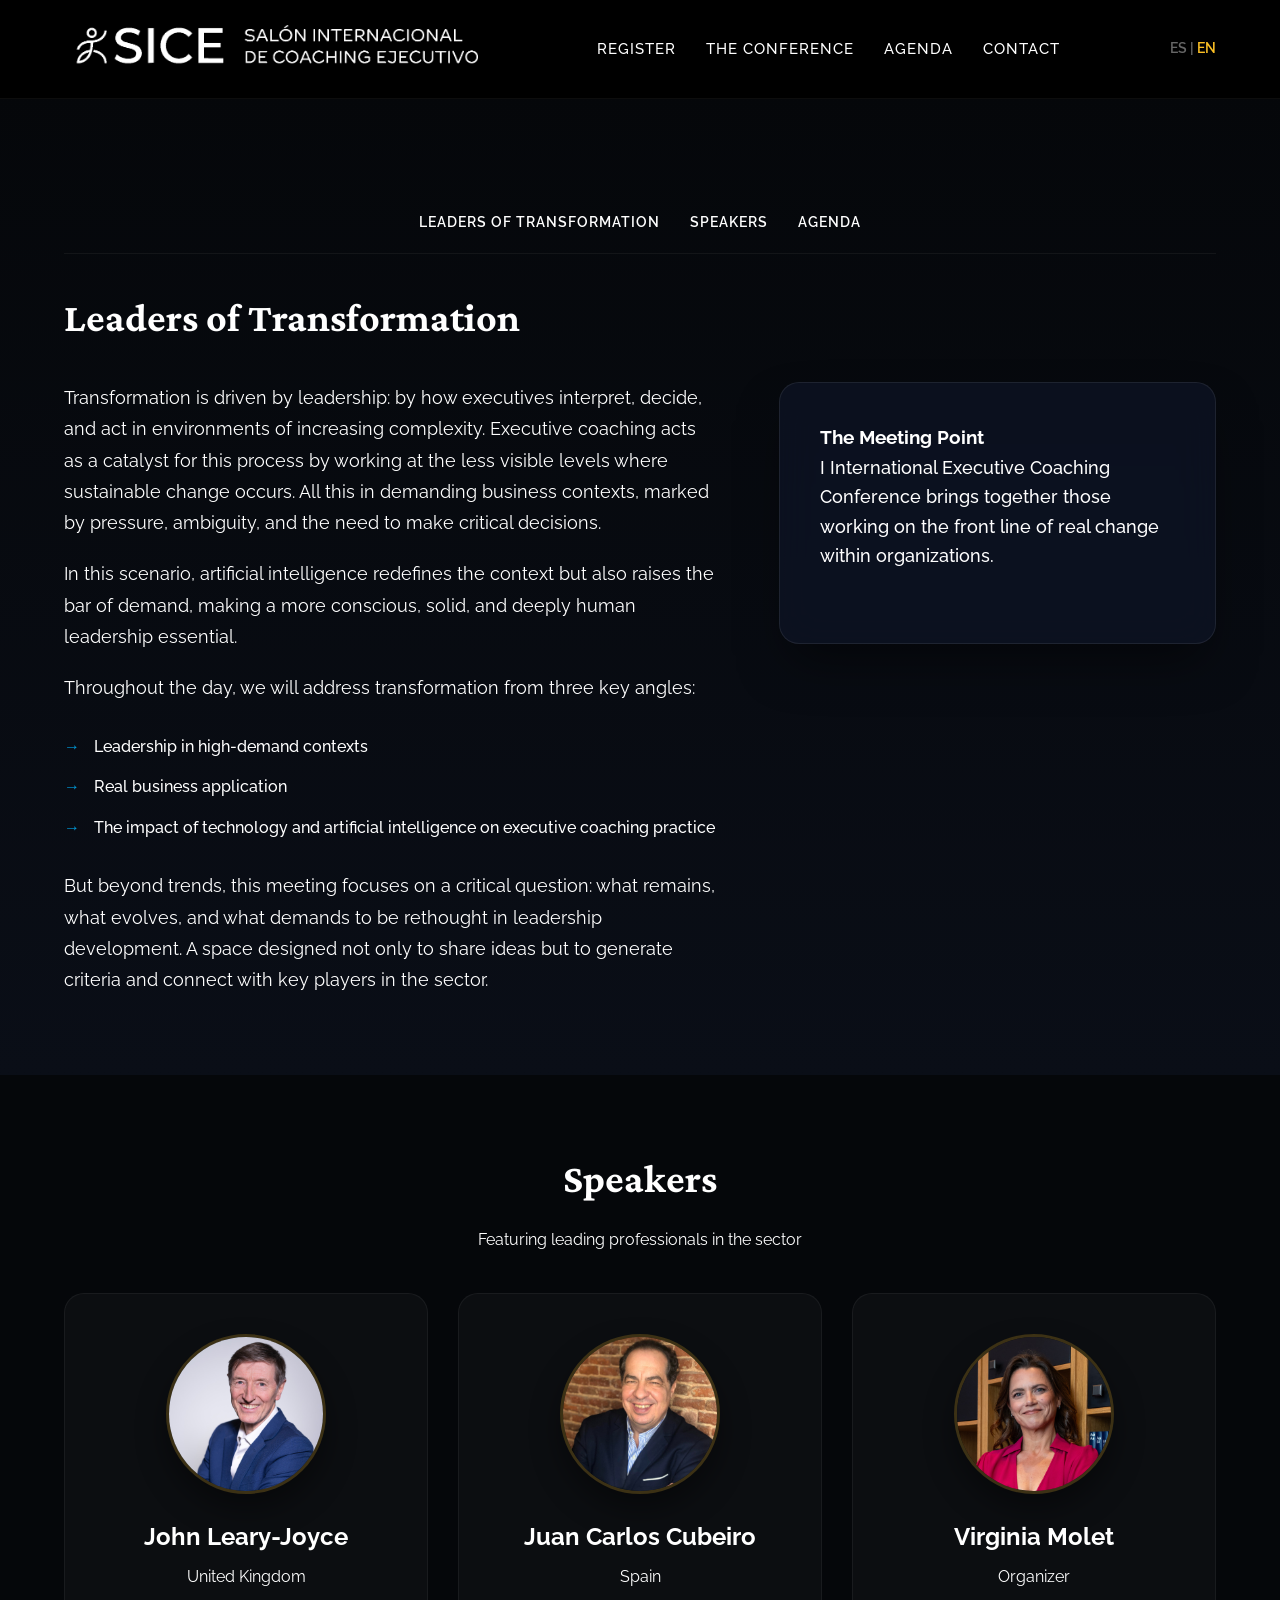
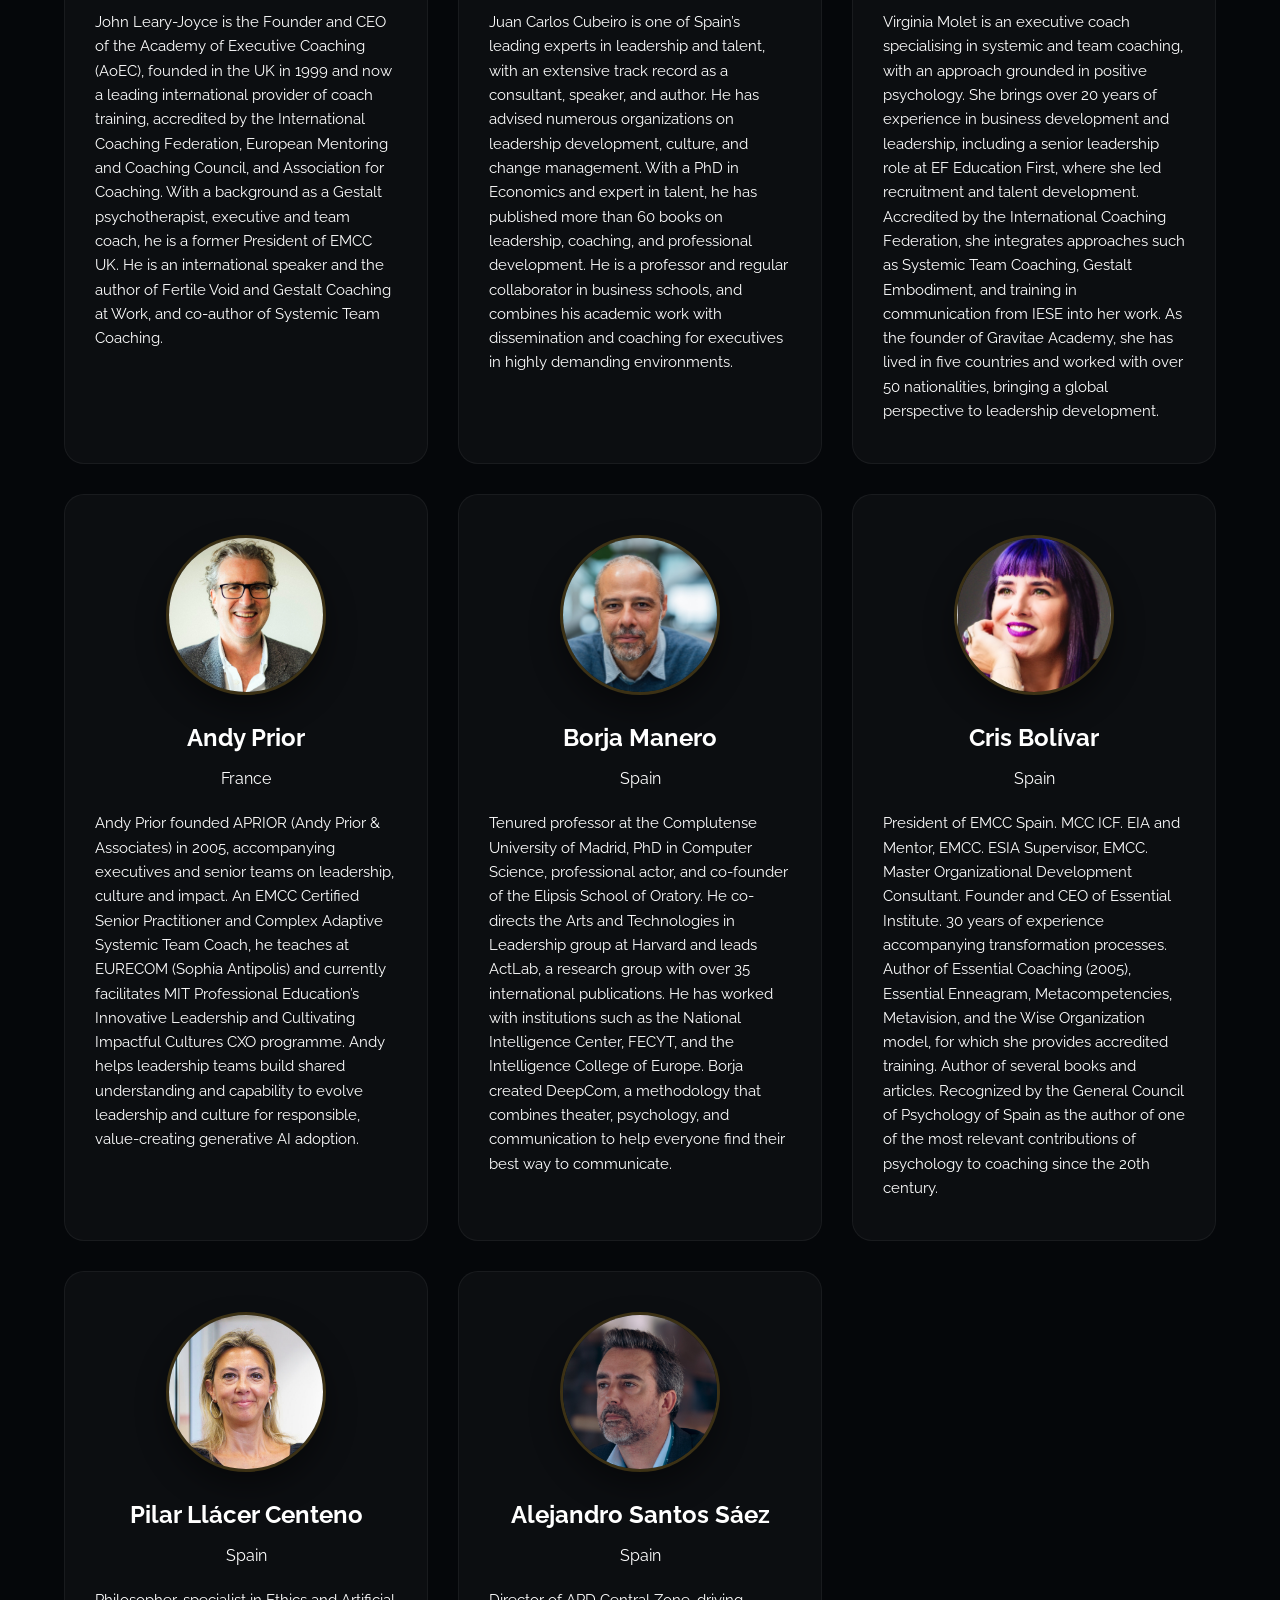
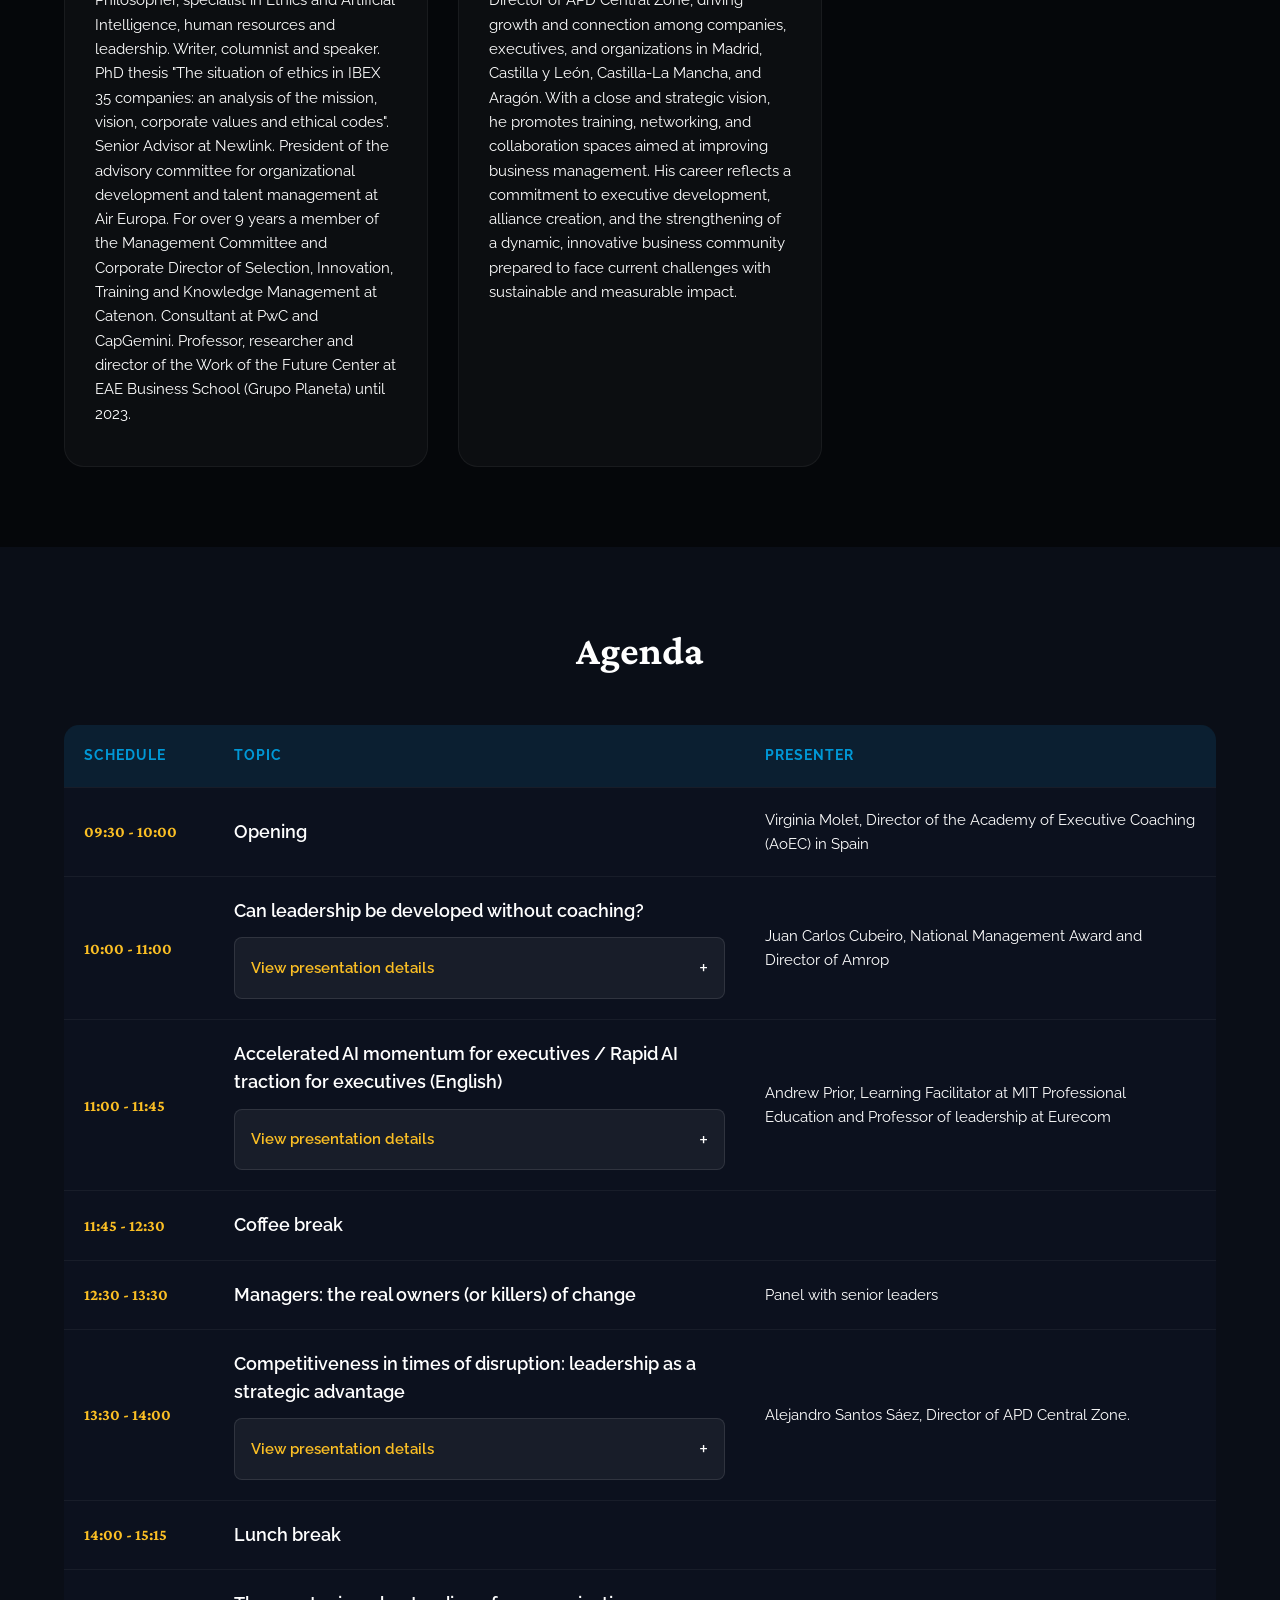
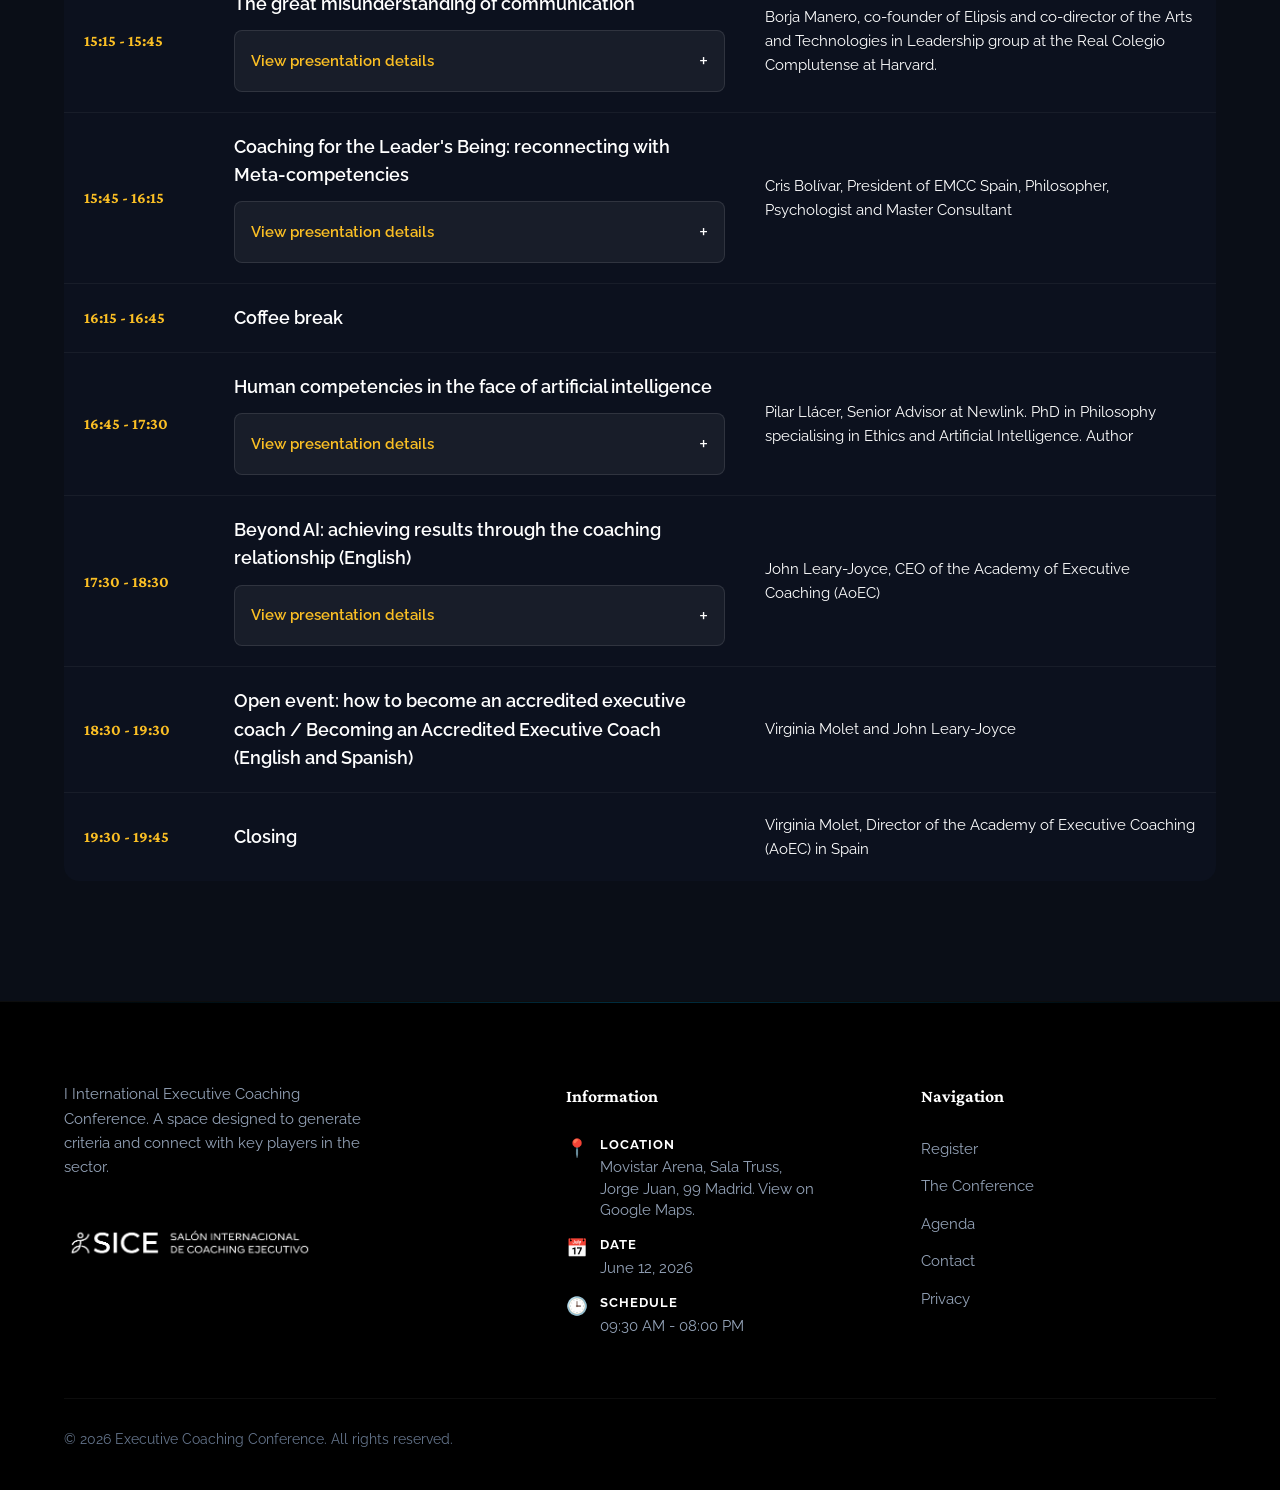
<file: en/agenda.html>
<!DOCTYPE html>
<html lang="en">
<head>
    <meta charset="UTF-8">
    <meta name="viewport" content="width=device-width, initial-scale=1.0">
    <title>Agenda | I International Executive Coaching Conference</title>
    <meta name="description" content="Check the detailed agenda and speakers of the I International Executive Coaching Conference in Madrid.">
    <link rel="preconnect" href="https://fonts.googleapis.com">
    <link rel="preconnect" href="https://fonts.gstatic.com" crossorigin>
    <link href="https://fonts.googleapis.com/css2?family=Crimson+Pro:ital,wght@0,300..900;1,300..900&family=Raleway:ital,wght@0,100..900;1,100..900&display=swap" rel="stylesheet">
    <link rel="stylesheet" href="../style.css?v=1.3">
    <link rel="icon" type="image/png" href="../assets/favicon-sice-v2.png">
</head>
<body>
    <header class="navbar">
        <div class="container nav-container">
            <div class="nav-brand"><a href="index.html"><img src="../assets/logo-sice-horizontal-v2.png" alt="SICE Logo" class="nav-logo"></a></div>
            <nav class="nav-menu" id="navMenu">
                <ul>
                    <li><a href="index.html">Register</a></li>
                    <li><a href="the-conference.html">The Conference</a></li>
                    <li><a href="agenda.html">Agenda</a></li>
                    <li><a href="index.html#contacto">Contact</a></li>
                </ul>
            </nav>
            <div class="nav-actions">
                <div class="lang-switcher">
                    <a href="../agenda.html">ES</a> | <span class="active">EN</span>
                </div>
                <button class="menu-toggle" id="menuToggle">
                    <span></span>
                    <span></span>
                    <span></span>
                </button>
            </div>
        </div>
    </header>

    <main>
        <section class="agenda-hero" id="leaders">
            <div class="container">
                <div class="agenda-nav-bar">
                    <a href="#leaders">Leaders of transformation</a>
                    <a href="#speakers">Speakers</a>
                    <a href="#provisional-agenda">Agenda</a>
                </div>
                <h1 class="section-title">Leaders of Transformation</h1>
                
                <div class="intro-grid">
                    <div class="intro-text">
                        <p>Transformation is driven by leadership: by how executives interpret, decide, and act in environments of increasing complexity. Executive coaching acts as a catalyst for this process by working at the less visible levels where sustainable change occurs. All this in demanding business contexts, marked by pressure, ambiguity, and the need to make critical decisions.</p>
                        
                        <p>In this scenario, artificial intelligence redefines the context but also raises the bar of demand, making a more conscious, solid, and deeply human leadership essential.</p>
                        
                        <p>Throughout the day, we will address transformation from three key angles:</p>
                        <ul>
                            <li>Leadership in high-demand contexts</li>
                            <li>Real business application</li>
                            <li>The impact of technology and artificial intelligence on executive coaching practice</li>
                        </ul>
                        
                        <p>But beyond trends, this meeting focuses on a critical question: what remains, what evolves, and what demands to be rethought in leadership development. A space designed not only to share ideas but to generate criteria and connect with key players in the sector.</p>
                    </div>
                    <div class="intro-visual">
                        <div class="glass-card">
                            <h3>The Meeting Point</h3>
                            <p>I International Executive Coaching Conference brings together those working on the front line of real change within organizations.</p>
                        </div>
                    </div>
                </div>
            </div>
        </section>

        <section class="speakers-section" id="speakers">
            <div class="container">
                <h2 class="section-title text-center">Speakers</h2>
                <p class="text-center opacity-70">Featuring leading professionals in the sector</p>
                
                <div class="speakers-grid">
                    <div class="speaker-card">
                        <img src="../assets/speakers/john-leary-joyce.jpg" alt="John Leary-Joyce" class="speaker-image">
                        <div class="speaker-info">
                            <h3>John Leary-Joyce</h3>
                            <p class="text-agencia-accent">United Kingdom</p>
                            <div class="speaker-bio">
                                John Leary-Joyce is the Founder and CEO of the Academy of Executive Coaching (AoEC), founded in the UK in 1999 and now a leading international provider of coach training, accredited by the International Coaching Federation, European Mentoring and Coaching Council, and Association for Coaching. With a background as a Gestalt psychotherapist, executive and team coach, he is a former President of EMCC UK. He is an international speaker and the author of Fertile Void and Gestalt Coaching at Work, and co-author of Systemic Team Coaching.
                            </div>
                        </div>
                    </div>
                    <div class="speaker-card">
                        <img src="../assets/speakers/juan-carlos-cubeiro.jpg" alt="Juan Carlos Cubeiro" class="speaker-image">
                        <div class="speaker-info">
                            <h3>Juan Carlos Cubeiro</h3>
                            <p class="text-agencia-accent">Spain</p>
                            <div class="speaker-bio">
                                Juan Carlos Cubeiro is one of Spain’s leading experts in leadership and talent, with an extensive track record as a consultant, speaker, and author. He has advised numerous organizations on leadership development, culture, and change management. With a PhD in Economics and expert in talent, he has published more than 60 books on leadership, coaching, and professional development. He is a professor and regular collaborator in business schools, and combines his academic work with dissemination and coaching for executives in highly demanding environments.
                            </div>
                        </div>
                    </div>
                    <div class="speaker-card">
                        <img src="../assets/speakers/virginia-molet.jpg" alt="Virginia Molet" class="speaker-image">
                        <div class="speaker-info">
                            <h3>Virginia Molet</h3>
                            <p class="text-agencia-accent">Organizer</p>
                            <div class="speaker-bio">
                                Virginia Molet is an executive coach specialising in systemic and team coaching, with an approach grounded in positive psychology. She brings over 20 years of experience in business development and leadership, including a senior leadership role at EF Education First, where she led recruitment and talent development. Accredited by the International Coaching Federation, she integrates approaches such as Systemic Team Coaching, Gestalt Embodiment, and training in communication from IESE into her work. As the founder of Gravitae Academy, she has lived in five countries and worked with over 50 nationalities, bringing a global perspective to leadership development.
                            </div>
                        </div>
                    </div>
                    <div class="speaker-card">
                        <img src="../assets/speakers/andy-prior.jpg" alt="Andy Prior" class="speaker-image">
                        <div class="speaker-info">
                            <h3>Andy Prior</h3>
                            <p class="text-agencia-accent">France</p>
                            <div class="speaker-bio">
                                Andy Prior founded APRIOR (Andy Prior & Associates) in 2005, accompanying executives and senior teams on leadership, culture and impact. An EMCC Certified Senior Practitioner and Complex Adaptive Systemic Team Coach, he teaches at EURECOM (Sophia Antipolis) and currently facilitates MIT Professional Education’s Innovative Leadership and Cultivating Impactful Cultures CXO programme. Andy helps leadership teams build shared understanding and capability to evolve leadership and culture for responsible, value-creating generative AI adoption.
                            </div>
                        </div>
                    </div>
                    <div class="speaker-card">
                        <img src="../assets/speakers/borja-manero.jpg" alt="Borja Manero" class="speaker-image">
                        <div class="speaker-info">
                            <h3>Borja Manero</h3>
                            <p class="text-agencia-accent">Spain</p>
                            <div class="speaker-bio">
                                Tenured professor at the Complutense University of Madrid, PhD in Computer Science, professional actor, and co-founder of the Elipsis School of Oratory. He co-directs the Arts and Technologies in Leadership group at Harvard and leads ActLab, a research group with over 35 international publications. He has worked with institutions such as the National Intelligence Center, FECYT, and the Intelligence College of Europe. Borja created DeepCom, a methodology that combines theater, psychology, and communication to help everyone find their best way to communicate.
                            </div>
                        </div>
                    </div>
                    <div class="speaker-card">
                        <img src="../assets/speakers/cris-bolivar.jpg" alt="Cris Bolívar" class="speaker-image">
                        <div class="speaker-info">
                            <h3>Cris Bolívar</h3>
                            <p class="text-agencia-accent">Spain</p>
                            <div class="speaker-bio">
                                President of EMCC Spain. MCC ICF. EIA and Mentor, EMCC. ESIA Supervisor, EMCC. Master Organizational Development Consultant. Founder and CEO of Essential Institute. 30 years of experience accompanying transformation processes. Author of Essential Coaching (2005), Essential Enneagram, Metacompetencies, Metavision, and the Wise Organization model, for which she provides accredited training. Author of several books and articles. Recognized by the General Council of Psychology of Spain as the author of one of the most relevant contributions of psychology to coaching since the 20th century.
                            </div>
                        </div>
                    </div>
                    <div class="speaker-card">
                        <img src="../assets/speakers/pilar-llacer.jpg" alt="Pilar Llácer Centeno" class="speaker-image">
                        <div class="speaker-info">
                            <h3>Pilar Llácer Centeno</h3>
                            <p class="text-agencia-accent">Spain</p>
                            <div class="speaker-bio">
                                Philosopher, specialist in Ethics and Artificial Intelligence, human resources and leadership. Writer, columnist and speaker. PhD thesis "The situation of ethics in IBEX 35 companies: an analysis of the mission, vision, corporate values and ethical codes". Senior Advisor at Newlink. President of the advisory committee for organizational development and talent management at Air Europa. For over 9 years a member of the Management Committee and Corporate Director of Selection, Innovation, Training and Knowledge Management at Catenon. Consultant at PwC and CapGemini. Professor, researcher and director of the Work of the Future Center at EAE Business School (Grupo Planeta) until 2023.
                            </div>
                        </div>
                    </div>
                    <div class="speaker-card">
                        <img src="../assets/speakers/alejandro-santos.jpg" alt="Alejandro Santos Sáez" class="speaker-image">
                        <div class="speaker-info">
                            <h3>Alejandro Santos Sáez</h3>
                            <p class="text-agencia-accent">Spain</p>
                            <div class="speaker-bio">
                                Director of APD Central Zone, driving growth and connection among companies, executives, and organizations in Madrid, Castilla y León, Castilla-La Mancha, and Aragón. With a close and strategic vision, he promotes training, networking, and collaboration spaces aimed at improving business management. His career reflects a commitment to executive development, alliance creation, and the strengthening of a dynamic, innovative business community prepared to face current challenges with sustainable and measurable impact.
                            </div>
                        </div>
                    </div>
                </div>
            </div>
        </section>

        <section class="schedule-section" id="provisional-agenda">
            <div class="container">
                <h2 class="section-title text-center">Agenda</h2>
                
                <div class="schedule-table-container">
                    <table class="schedule-table">
                        <thead>
                            <tr>
                                <th>Schedule</th>
                                <th>Topic</th>
                                <th>Presenter</th>
                            </tr>
                        </thead>
                        <tbody>
                            <tr>
                                <td class="time-cell">09:30 - 10:00</td>
                                <td class="topic-cell">Opening</td>
                                <td class="presenter-cell">Virginia Molet, Director of the Academy of Executive Coaching (AoEC) in Spain</td>
                            </tr>
                            <tr>
                                <td class="time-cell">10:00 - 11:00</td>
                                <td class="topic-cell">
                                    Can leadership be developed without coaching?
                                    <details class="agenda-details">
                                        <summary>View presentation details</summary>
                                        <div class="agenda-details-content">
                                            <p>Juan Carlos will address a key question for current executive development: whether it is possible to develop leadership without coaching. His intervention will start from a central idea: leadership has changed profoundly and, in a context of accelerated transformation, its importance is greater than ever.</p>
                                            <p>The session will explore what it means today to exercise a new leadership: more antifragile, full of integrity, reputable, and capable of combining compassionate firmness with humble visibility. He will also review the debate on whether a leader is born or made, differentiating between temperament, character, personality, and executive intelligence. From there, he will connect coaching with the leadership development that modern organizations need and with the way we have changed as professionals, teams, and society.</p>
                                        </div>
                                    </details>
                                </td>
                                <td class="presenter-cell">Juan Carlos Cubeiro, National Management Award and Director of Amrop</td>
                            </tr>
                            <tr>
                                <td class="time-cell">11:00 - 11:45</td>
                                <td class="topic-cell">
                                    Accelerated AI momentum for executives / Rapid AI traction for executives (English)
                                    <details class="agenda-details">
                                        <summary>View presentation details</summary>
                                        <div class="agenda-details-content">
                                            <p>Andrew will address the role of generative artificial intelligence in executive teams and the challenge of moving from experimentation to real deployment within organizations. The session will focus on how to decide where AI adds value, how to integrate it responsibly, and what conversations leaders need to have to support this transformation.</p>
                                            <p>He will also explore the role that executive coaching can play in this context: helping leadership teams think better, make more conscious decisions, and develop the necessary capabilities to guide their organizations in an increasingly complex technological environment.</p>
                                        </div>
                                    </details>
                                </td>
                                <td class="presenter-cell">Andrew Prior, Learning Facilitator at MIT Professional Education and Professor of leadership at Eurecom</td>
                            </tr>
                            <tr>
                                <td class="time-cell">11:45 - 12:30</td>
                                <td class="topic-cell">Coffee break</td>
                                <td class="presenter-cell"></td>
                            </tr>
                            <tr>
                                <td class="time-cell">12:30 - 13:30</td>
                                <td class="topic-cell">Managers: the real owners (or killers) of change</td>
                                <td class="presenter-cell">Panel with senior leaders</td>
                            </tr>
                            <tr>
                                <td class="time-cell">13:30 - 14:00</td>
                                <td class="topic-cell">
                                    Competitiveness in times of disruption: leadership as a strategic advantage
                                    <details class="agenda-details">
                                        <summary>View presentation details</summary>
                                        <div class="agenda-details-content">
                                            <p>Alejandro will talk about business competitiveness in a context of constant disruption, where advantage no longer depends solely on technology, costs, or the market, but on the quality of leadership. His intervention will focus on the ability of leaders to anticipate, make better decisions, build trust, attract talent, and mobilize the organization.</p>
                                            <p>He will also address how artificial intelligence is accelerating change across all sectors, and why the most competitive companies will be those that know how to turn technology into real value through culture, talent, purpose, and strategic leadership.</p>
                                        </div>
                                    </details>
                                </td>
                                <td class="presenter-cell">Alejandro Santos Sáez, Director of APD Central Zone.</td>
                            </tr>
                            <tr>
                                <td class="time-cell">14:00 - 15:15</td>
                                <td class="topic-cell">Lunch break</td>
                                <td class="presenter-cell"></td>
                            </tr>
                            <tr>
                                <td class="time-cell">15:15 - 15:45</td>
                                <td class="topic-cell">
                                    The great misunderstanding of communication
                                    <details class="agenda-details">
                                        <summary>View presentation details</summary>
                                        <div class="agenda-details-content">
                                            <p>What do a CERN physicist and an actor from the National Dramatic Center have in common? They are the same person, and his story says a lot about how we understand communication. In this talk, Borja Manero dismantles a widespread idea: that communicating well consists, above all, of speaking well. He also explores why so many of us learned to keep quiet before we learned to open our mouths. An invitation to review fear, perfectionism, and the path towards a more personal and connected way of communicating.</p>
                                        </div>
                                    </details>
                                </td>
                                <td class="presenter-cell">Borja Manero, co-founder of Elipsis and co-director of the Arts and Technologies in Leadership group at the Real Colegio Complutense at Harvard.</td>
                            </tr>
                            <tr>
                                <td class="time-cell">15:45 - 16:15</td>
                                <td class="topic-cell">
                                    Coaching for the Leader's Being: reconnecting with Meta-competencies
                                    <details class="agenda-details">
                                        <summary>View presentation details</summary>
                                        <div class="agenda-details-content">
                                            <p>Cris will talk about how coaching can accompany leaders beyond the development of technical, cognitive, or emotional skills. Her intervention will focus on the meta-competencies of the being: authenticity, presence, genuine trust, wisdom, and the ability to lead from a more conscious place.</p>
                                            <p>The session will invite participants to review what a leader needs today to generate more cooperative, competent teams prepared to act in highly uncertain and complex environments.</p>
                                        </div>
                                    </details>
                                </td>
                                <td class="presenter-cell">Cris Bolívar, President of EMCC Spain, Philosopher, Psychologist and Master Consultant</td>
                            </tr>
                            <tr>
                                <td class="time-cell">16:15 - 16:45</td>
                                <td class="topic-cell">Coffee break</td>
                                <td class="presenter-cell"></td>
                            </tr>
                            <tr>
                                <td class="time-cell">16:45 - 17:30</td>
                                <td class="topic-cell">
                                    Human competencies in the face of artificial intelligence
                                    <details class="agenda-details">
                                        <summary>View presentation details</summary>
                                        <div class="agenda-details-content">
                                            <p>Pilar will address the great challenges of the present in a time marked by the advance of artificial intelligence and the need to reinforce what remains profoundly human. Her intervention will focus on the competencies that will be most relevant in this new context: the ability to learn, to listen, to exercise judgment, and the connection with meaning.</p>
                                            <p>The session will invite reflection on why learning has become a strategic competency, and on the difference between truly listening and merely responding. From there, she will connect technology, humanity, and purpose to pose a fundamental question: what place do we want to occupy as people and as leaders in an increasingly automated world.</p>
                                        </div>
                                    </details>
                                </td>
                                <td class="presenter-cell">Pilar Llácer, Senior Advisor at Newlink. PhD in Philosophy specialising in Ethics and Artificial Intelligence. Author</td>
                            </tr>
                            <tr>
                                <td class="time-cell">17:30 - 18:30</td>
                                <td class="topic-cell">
                                    Beyond AI: achieving results through the coaching relationship (English)
                                    <details class="agenda-details">
                                        <summary>View presentation details</summary>
                                        <div class="agenda-details-content">
                                            <p>John will explore what makes coaching with a human coach continue to be profoundly relevant at a time when artificial intelligence can replicate many rational conversations. His intervention will focus on the coaching relationship as a living, emotional, and experiential space.</p>
                                            <p>Through his approach, he will show how what happens in the present moment of the session allows working with real patterns, emotions, and dynamics that do not always appear in a purely analytical conversation. The session will focus on the transformative value of the relationship between coach and coachee.</p>
                                        </div>
                                    </details>
                                </td>
                                <td class="presenter-cell">John Leary-Joyce, CEO of the Academy of Executive Coaching (AoEC)</td>
                            </tr>
                            <tr>
                                <td class="time-cell">18:30 - 19:30</td>
                                <td class="topic-cell">Open event: how to become an accredited executive coach / Becoming an Accredited Executive Coach (English and Spanish)</td>
                                <td class="presenter-cell">Virginia Molet and John Leary-Joyce</td>
                            </tr>
                            <tr>
                                <td class="time-cell">19:30 - 19:45</td>
                                <td class="topic-cell">Closing</td>
                                <td class="presenter-cell">Virginia Molet, Director of the Academy of Executive Coaching (AoEC) in Spain</td>
                            </tr>
                        </tbody>
                    </table>
                </div>
            </div>
        </section>
    </main>

    <footer>
        <div class="container">
            <div class="footer-grid">
                <div class="footer-brand-col">
                    <p>I International Executive Coaching Conference. A space designed to generate criteria and connect with key players in the sector.</p>
                    <img src="../assets/logo-sice-horizontal-v2.png" alt="SICE Logo" class="footer-logo">
                </div><div class="footer-info-col">
                    <h4 class="footer-col-title">Information</h4>
                    <ul class="footer-info-list">
                        <li class="footer-info-item">
                            <span class="icon">📍</span>
                            <div>
                                <strong>Location</strong>
                                <a href="https://maps.app.goo.gl/J7cBUpPkDtHW1ZrYA" target="_blank">Movistar Arena, Sala Truss,<br>Jorge Juan, 99 Madrid. View on Google Maps.</a>
                            </div>
                        </li>
                        <li class="footer-info-item">
                            <span class="icon">📅</span>
                            <div>
                                <strong>Date</strong>
                                <span>June 12, 2026</span>
                            </div>
                        </li>
                        <li class="footer-info-item">
                            <span class="icon">🕒</span>
                            <div>
                                <strong>Schedule</strong>
                                <span>09:30 AM - 08:00 PM</span>
                            </div>
                        </li>
                    </ul>
                </div>
                <div class="footer-nav-col">
                    <h4 class="footer-col-title">Navigation</h4>
                    <ul class="footer-nav-list">
                        <li><a href="index.html">Register</a></li>
                        <li><a href="the-conference.html">The Conference</a></li>
                        <li><a href="agenda.html">Agenda</a></li>
                        <li><a href="index.html#contacto">Contact</a></li>
                        <li><a href="privacy-policy.html">Privacy</a></li>
                    </ul>
                </div>
            </div>
            <div class="footer-divider"></div>
            <div class="footer-bottom">
                <p>&copy; 2026 Executive Coaching Conference. All rights reserved.</p>
            </div>
        </div>
    </footer>

    <a href="index.html#inscription-form" class="floating-cta" id="floatingCta">Register for the Event</a>
    <script src="../script-v2.js"></script>
</body>
</html>
</file>
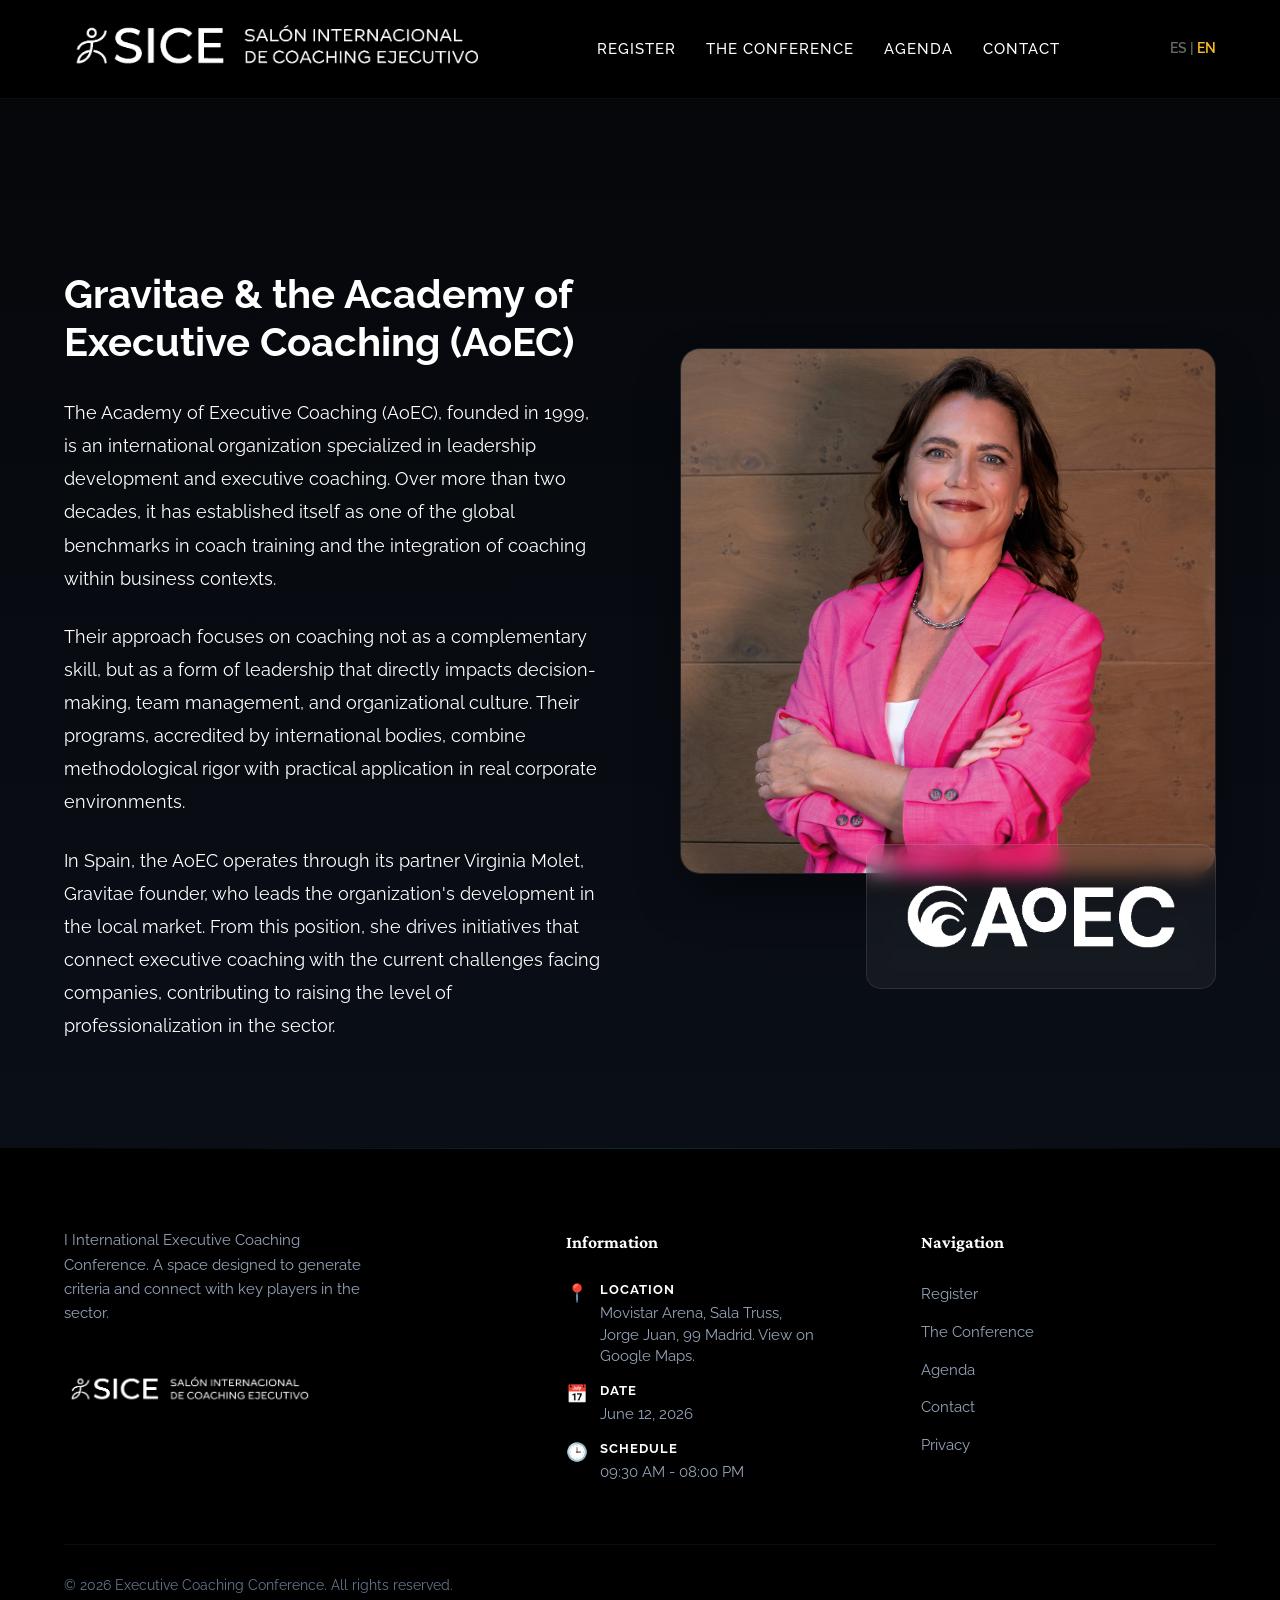
<file: en/organiza.html>
<!DOCTYPE html>
<html lang="en">
<head>
    <meta charset="UTF-8">
    <meta name="viewport" content="width=device-width, initial-scale=1.0">
    <title>Organizer | I International Executive Coaching Conference</title>
    <meta name="description" content="Meet Virginia Molet and the Academy of Executive Coaching (AoEC), organizers of the I International Executive Coaching Conference.">
    <link rel="preconnect" href="https://fonts.googleapis.com">
    <link rel="preconnect" href="https://fonts.gstatic.com" crossorigin>
    <link href="https://fonts.googleapis.com/css2?family=Crimson+Pro:ital,wght@0,300..900;1,300..900&family=Raleway:ital,wght@0,100..900;1,100..900&display=swap" rel="stylesheet">
    <link rel="stylesheet" href="../style.css">
    <link rel="icon" type="image/png" href="../assets/favicon-sice-v2.png">
</head>
<body>
    <header class="navbar">
        <div class="container nav-container">
            <div class="nav-brand"><a href="index.html"><img src="../assets/logo-sice-horizontal-v2.png" alt="SICE Logo" class="nav-logo"></a></div>
            <nav class="nav-menu" id="navMenu">
                <ul>
                    <li><a href="index.html">Register</a></li>
                    <li><a href="the-conference.html">The Conference</a></li>
                    <li><a href="agenda.html">Agenda</a></li>
                    <li><a href="index.html#contacto">Contact</a></li>
                </ul>
            </nav>
            <div class="nav-actions">
                <div class="lang-switcher">
                    <a href="../organiza.html">ES</a> | <span class="active">EN</span>
                </div>
                <button class="menu-toggle" id="menuToggle">
                    <span></span>
                    <span></span>
                    <span></span>
                </button>
            </div>
        </div>
    </header>

    <main>
        <section class="organiza-hero">
            <div class="container">
                <div class="organiza-main-grid">
                    <div class="organiza-content">
                        <h2>Gravitae & the Academy of Executive Coaching (AoEC)</h2>
                        
                        <p>The Academy of Executive Coaching (AoEC), founded in 1999, is an international organization specialized in leadership development and executive coaching. Over more than two decades, it has established itself as one of the global benchmarks in coach training and the integration of coaching within business contexts.</p>
                        
                        <p>Their approach focuses on coaching not as a complementary skill, but as a form of leadership that directly impacts decision-making, team management, and organizational culture. Their programs, accredited by international bodies, combine methodological rigor with practical application in real corporate environments.</p>
                        
                        <p>In Spain, the AoEC operates through its partner Virginia Molet, Gravitae founder, who leads the organization's development in the local market. From this position, she drives initiatives that connect executive coaching with the current challenges facing companies, contributing to raising the level of professionalization in the sector.</p>
                    </div>
                    
                    <div class="organiza-visual-stack">
                        <div class="virginia-photo-wrapper">
                            <img src="../assets/virginia-molet-final.png" alt="Virginia Molet">
                        </div>
                        <div class="aoec-logo-card">
                            <img src="../assets/aoec-logo-final.png" alt="AoEC Logo">
                        </div>
                    </div>
                </div>
            </div>
        </section>
    </main>

    <footer>
        <div class="container">
            <div class="footer-grid">
                <div class="footer-brand-col">
                    <p>I International Executive Coaching Conference. A space designed to generate criteria and connect with key players in the sector.</p>
                    <img src="../assets/logo-sice-horizontal-v2.png" alt="SICE Logo" class="footer-logo">
                </div><div class="footer-info-col">
                    <h4 class="footer-col-title">Information</h4>
                    <ul class="footer-info-list">
                        <li class="footer-info-item">
                            <span class="icon">📍</span>
                            <div>
                                <strong>Location</strong>
                                <a href="https://maps.app.goo.gl/J7cBUpPkDtHW1ZrYA" target="_blank">Movistar Arena, Sala Truss,<br>Jorge Juan, 99 Madrid. View on Google Maps.</a>
                            </div>
                        </li>
                        <li class="footer-info-item">
                            <span class="icon">📅</span>
                            <div>
                                <strong>Date</strong>
                                <span>June 12, 2026</span>
                            </div>
                        </li>
                        <li class="footer-info-item">
                            <span class="icon">🕒</span>
                            <div>
                                <strong>Schedule</strong>
                                <span>09:30 AM - 08:00 PM</span>
                            </div>
                        </li>
                    </ul>
                </div>
                <div class="footer-nav-col">
                    <h4 class="footer-col-title">Navigation</h4>
                    <ul class="footer-nav-list">
                        <li><a href="index.html">Register</a></li>
                        <li><a href="the-conference.html">The Conference</a></li>
                        <li><a href="agenda.html">Agenda</a></li>
                        <li><a href="index.html#contacto">Contact</a></li>
                        <li><a href="privacy-policy.html">Privacy</a></li>
                    </ul>
                </div>
            </div>
            <div class="footer-divider"></div>
            <div class="footer-bottom">
                <p>&copy; 2026 Executive Coaching Conference. All rights reserved.</p>
            </div>
        </div>
    </footer>

    <a href="index.html#inscription-form" class="floating-cta" id="floatingCta">Register for the Event</a>
    <script src="../script.js"></script>
</body>
</html>
</file>
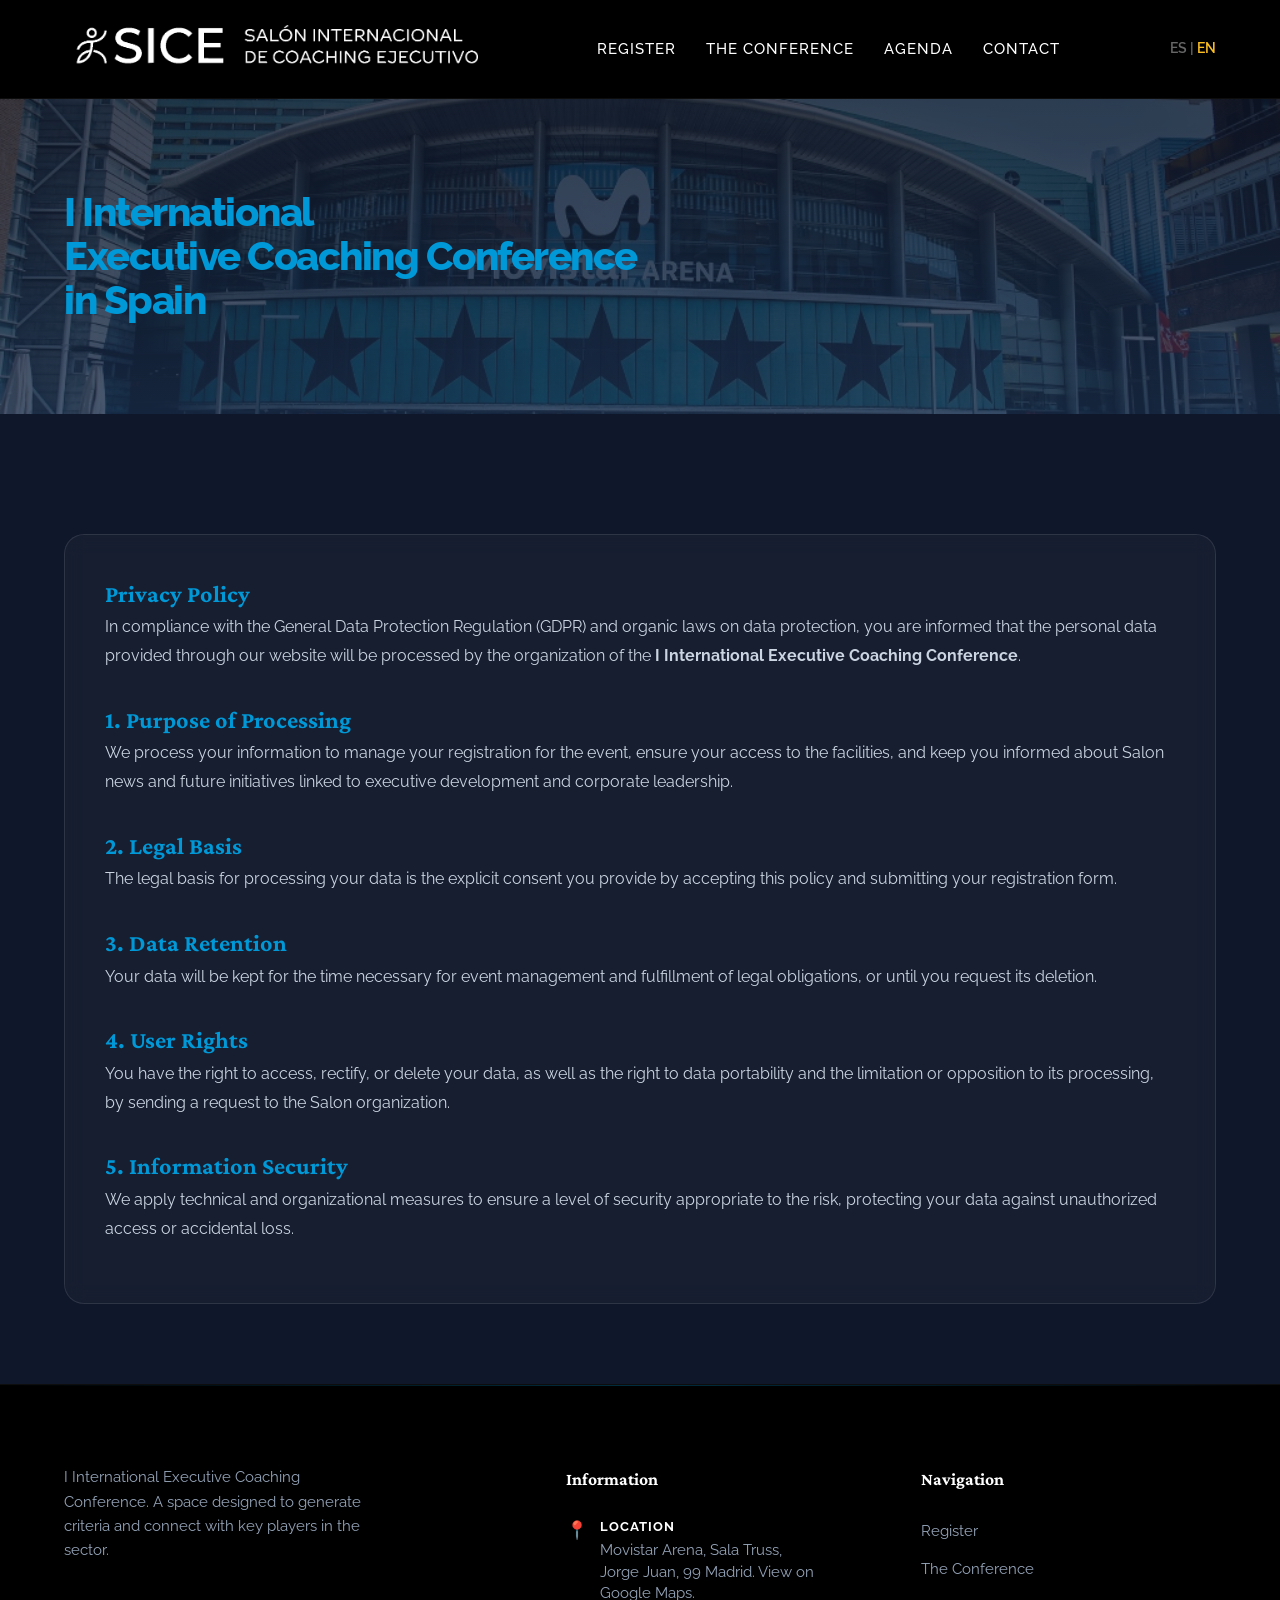
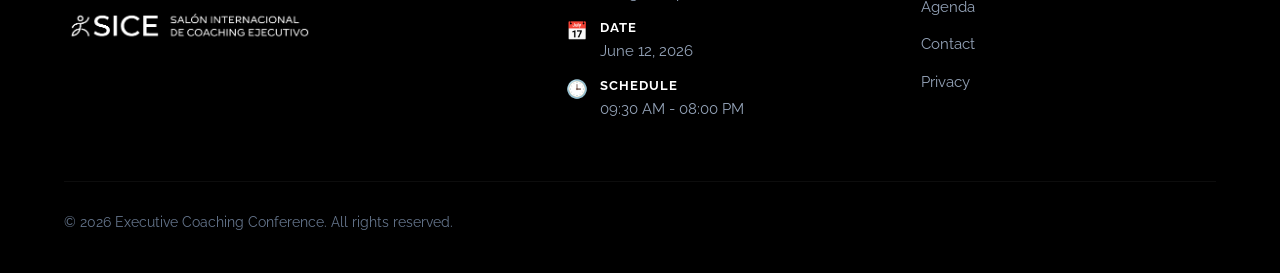
<file: en/privacy-policy.html>
<!DOCTYPE html>
<html lang="en">
<head>
    <meta charset="UTF-8">
    <meta name="viewport" content="width=device-width, initial-scale=1.0">
    <title>Privacy Policy - I International Executive Coaching Conference</title>
    <link rel="preconnect" href="https://fonts.googleapis.com">
    <link rel="preconnect" href="https://fonts.gstatic.com" crossorigin>
    <link href="https://fonts.googleapis.com/css2?family=Crimson+Pro:ital,wght@0,300..900;1,300..900&family=Raleway:ital,wght@0,100..900;1,100..900&display=swap" rel="stylesheet">
    <link rel="stylesheet" href="../style.css">
    <link rel="icon" type="image/png" href="../assets/favicon-sice-v2.png">
    <style>
        .legal-page {
            padding: 80px 0;
            background: #0f172a;
            min-height: 100vh;
        }
        .legal-content {
            background: rgba(255, 255, 255, 0.03);
            backdrop-filter: blur(10px);
            border: 1px solid rgba(255, 255, 255, 0.1);
            padding: 40px;
            border-radius: 20px;
            color: #cbd5e1;
            margin-top: 40px;
        }
        .legal-content h2 {
            color: var(--color-primary);
            font-family: var(--font-heading);
            margin-top: 30px;
            font-size: 1.5rem;
        }
        .legal-content p {
            margin-bottom: 20px;
            line-height: 1.8;
        }
        .legal-hero {
            position: relative;
            padding: 100px 0 60px;
            text-align: left;
            background: linear-gradient(to bottom, #0f172a, #1a2e4b);
            overflow: hidden;
        }
        .legal-hero::before {
            content: '';
            position: absolute;
            top: 0;
            left: 0;
            width: 100%;
            height: 100%;
            background: url('../assets/movistar-arena-exterior.jpg') center/cover no-repeat;
            opacity: 0.2;
            z-index: 0;
        }
        .legal-hero .container {
            position: relative;
            z-index: 1;
        }
        .back-link {
            color: var(--color-primary);
            text-decoration: none;
            display: inline-flex;
            align-items: center;
            gap: 8px;
            margin-bottom: 20px;
            font-weight: 600;
        }
        .back-link:hover {
            color: var(--color-white);
        }
    </style>
</head>
<body>
    <header class="navbar">
        <div class="container nav-container">
            <div class="nav-brand"><a href="index.html"><img src="../assets/logo-sice-horizontal-v2.png" alt="SICE Logo" class="nav-logo"></a></div>
            <nav class="nav-menu" id="navMenu">
                <ul>
                    <li><a href="index.html">Register</a></li>
                    <li><a href="the-conference.html">The Conference</a></li>
                    <li><a href="agenda.html">Agenda</a></li>
                    <li><a href="index.html#contacto">Contact</a></li>
                </ul>
            </nav>
            <div class="nav-actions">
                <div class="lang-switcher">
                    <a href="../politica-de-privacidad.html">ES</a> | <span class="active">EN</span>
                </div>
                <button class="menu-toggle" id="menuToggle">
                    <span></span>
                    <span></span>
                    <span></span>
                </button>
            </div>
        </div>
    </header>

    <main>
        <section class="legal-hero">
            <div class="container">
                <h1 class="main-title" style="font-size: clamp(2rem, 5vw, 2.5rem);">I International<br>Executive Coaching Conference<br>in Spain</h1>
            </div>
        </section>

        <section class="legal-page">
            <div class="container">
                <div class="legal-content">
                    <h2 style="margin-top: 0;">Privacy Policy</h2>
                    <p>In compliance with the General Data Protection Regulation (GDPR) and organic laws on data protection, you are informed that the personal data provided through our website will be processed by the organization of the <strong>I International Executive Coaching Conference</strong>.</p>

                    <h2>1. Purpose of Processing</h2>
                    <p>We process your information to manage your registration for the event, ensure your access to the facilities, and keep you informed about Salon news and future initiatives linked to executive development and corporate leadership.</p>

                    <h2>2. Legal Basis</h2>
                    <p>The legal basis for processing your data is the explicit consent you provide by accepting this policy and submitting your registration form.</p>

                    <h2>3. Data Retention</h2>
                    <p>Your data will be kept for the time necessary for event management and fulfillment of legal obligations, or until you request its deletion.</p>

                    <h2>4. User Rights</h2>
                    <p>You have the right to access, rectify, or delete your data, as well as the right to data portability and the limitation or opposition to its processing, by sending a request to the Salon organization.</p>

                    <h2>5. Information Security</h2>
                    <p>We apply technical and organizational measures to ensure a level of security appropriate to the risk, protecting your data against unauthorized access or accidental loss.</p>
                </div>
            </div>
        </section>
    </main>

    <footer>
        <div class="container">
            <div class="footer-grid">
                <div class="footer-brand-col">
                    <p>I International Executive Coaching Conference. A space designed to generate criteria and connect with key players in the sector.</p>
                    <img src="../assets/logo-sice-horizontal-v2.png" alt="SICE Logo" class="footer-logo">
                </div><div class="footer-info-col">
                    <h4 class="footer-col-title">Information</h4>
                    <ul class="footer-info-list">
                        <li class="footer-info-item">
                            <span class="icon">📍</span>
                            <div>
                                <strong>Location</strong>
                                <a href="https://maps.app.goo.gl/J7cBUpPkDtHW1ZrYA" target="_blank">Movistar Arena, Sala Truss,<br>Jorge Juan, 99 Madrid. View on Google Maps.</a>
                            </div>
                        </li>
                        <li class="footer-info-item">
                            <span class="icon">📅</span>
                            <div>
                                <strong>Date</strong>
                                <span>June 12, 2026</span>
                            </div>
                        </li>
                        <li class="footer-info-item">
                            <span class="icon">🕒</span>
                            <div>
                                <strong>Schedule</strong>
                                <span>09:30 AM - 08:00 PM</span>
                            </div>
                        </li>
                    </ul>
                </div>
                <div class="footer-nav-col">
                    <h4 class="footer-col-title">Navigation</h4>
                    <ul class="footer-nav-list">
                        <li><a href="index.html">Register</a></li>
                        <li><a href="the-conference.html">The Conference</a></li>
                        <li><a href="agenda.html">Agenda</a></li>
                        <li><a href="index.html#contacto">Contact</a></li><li><a href="privacy-policy.html">Privacy</a></li>
                    </ul>
                </div>
            </div>
            <div class="footer-divider"></div>
            <div class="footer-bottom">
                <p>&copy; 2026 Executive Coaching Conference. All rights reserved.</p>
            </div>
        </div>
    </footer>
    <script src="../script.js"></script>
</body>
</html>
</file>
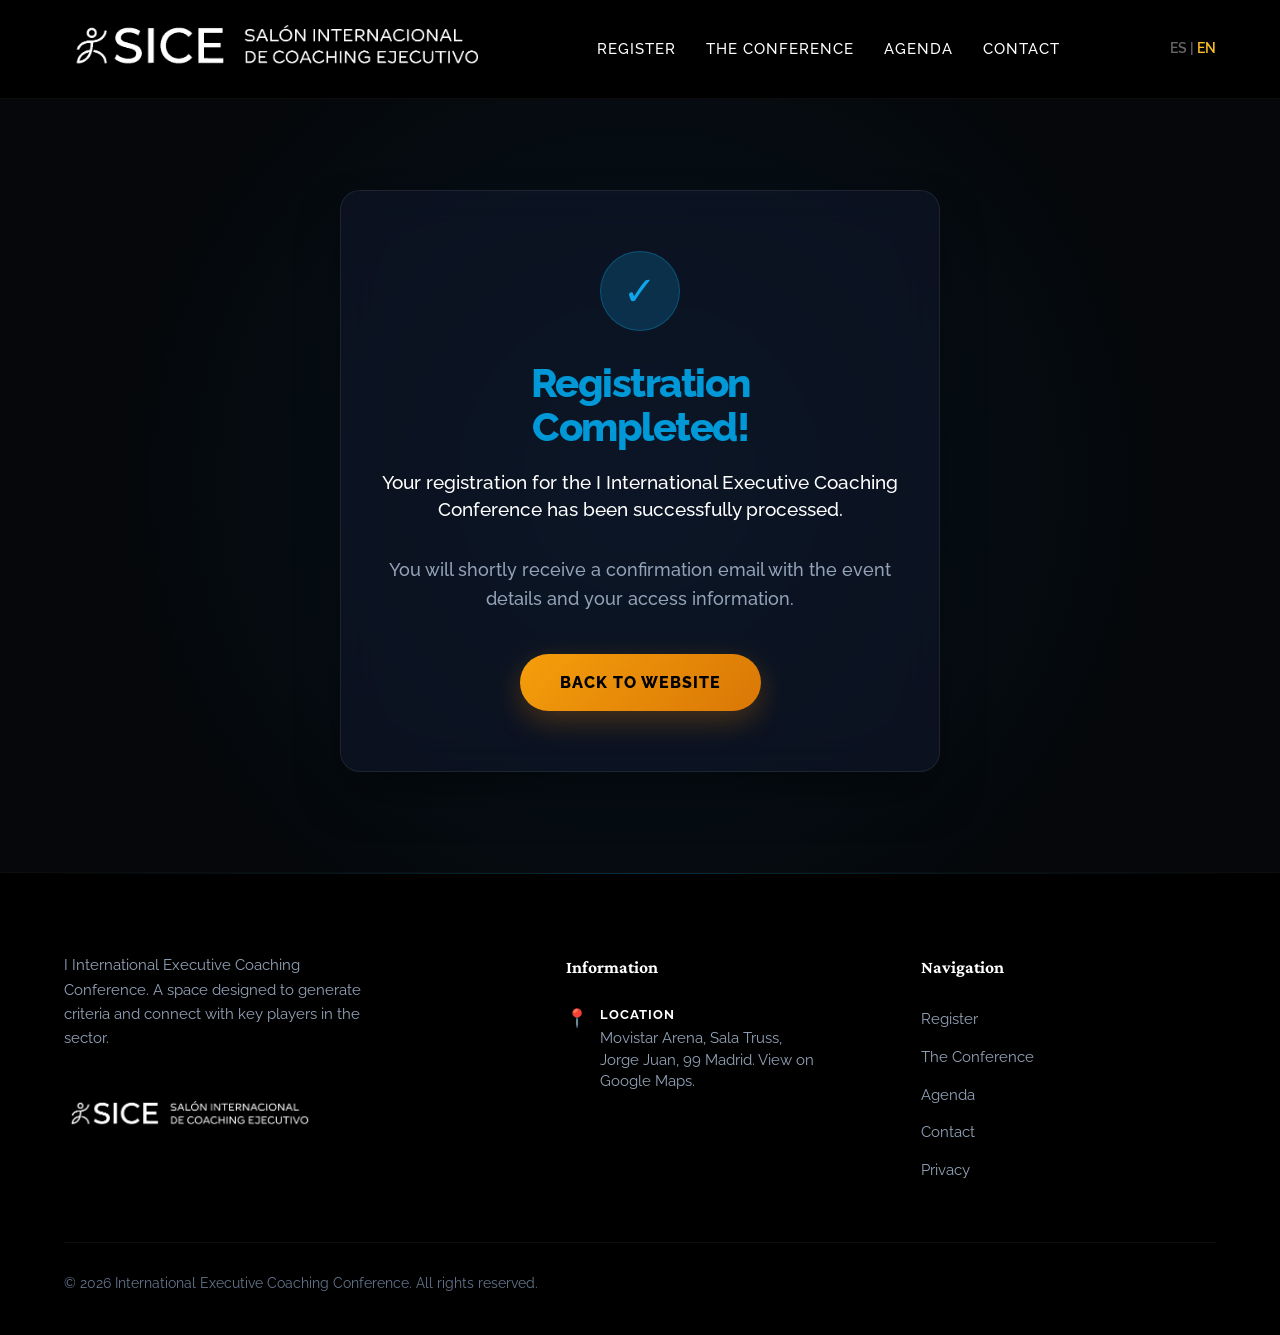
<file: en/thanks.html>
<!DOCTYPE html>
<html lang="en">
<head>
    <meta charset="UTF-8">
    <meta name="viewport" content="width=device-width, initial-scale=1.0">
    <title>Thank you for registering! | I International Executive Coaching Conference</title>
    <link rel="preconnect" href="https://fonts.googleapis.com">
    <link rel="preconnect" href="https://fonts.gstatic.com" crossorigin>
    <link href="https://fonts.googleapis.com/css2?family=Crimson+Pro:ital,wght@0,300..900;1,300..900&family=Raleway:ital,wght@0,100..900;1,100..900&display=swap" rel="stylesheet">
    <link rel="stylesheet" href="../style.css?v=1.3">
    <link rel="icon" type="image/png" href="../assets/favicon-sice-v2.png">
    <style>
        .thanks-section {
            min-height: 80vh;
            display: flex;
            align-items: center;
            justify-content: center;
            text-align: center;
            padding: 100px 20px;
            background: radial-gradient(circle at center, rgba(14, 165, 233, 0.1) 0%, transparent 70%);
        }

        .thanks-card {
            max-width: 600px;
            padding: 60px 40px;
        }

        .success-icon {
            width: 80px;
            height: 80px;
            background: rgba(14, 165, 233, 0.2);
            border-radius: 50%;
            display: flex;
            align-items: center;
            justify-content: center;
            margin: 0 auto 30px;
            color: #0ea5e9;
            font-size: 40px;
            border: 1px solid rgba(14, 165, 233, 0.3);
        }

        /* Force secondary button design */
        .btn-secondary {
            position: relative;
            display: inline-flex;
            align-items: center;
            justify-content: center;
            padding: 16px 40px;
            background: linear-gradient(135deg, #f59e0b 0%, #d97706 100%);
            color: #000 !important;
            text-decoration: none !important;
            border-radius: 100px;
            font-weight: 800;
            font-size: 1rem;
            text-transform: uppercase;
            letter-spacing: 1px;
            transition: all 0.4s cubic-bezier(0.175, 0.885, 0.32, 1.275);
            box-shadow: 0 10px 30px rgba(217, 119, 6, 0.3);
            border: none;
            overflow: hidden;
            z-index: 1;
        }

        .btn-secondary:hover {
            transform: translateY(-3px) scale(1.02);
            box-shadow: 0 15px 40px rgba(217, 119, 6, 0.5);
            color: #000 !important;
        }

        .btn-secondary::after {
            content: '';
            position: absolute;
            top: 0;
            left: -100%;
            width: 100%;
            height: 100%;
            background: linear-gradient(90deg, transparent, rgba(255,255,255,0.4), transparent);
            transition: 0.5s;
        }

        .btn-secondary:hover::after {
            left: 100%;
        }
    </style>
    <!-- Meta Pixel Code -->
    <script>
    !function(f,b,e,v,n,t,s)
    {if(f.fbq)return;n=f.fbq=function(){n.callMethod?
    n.callMethod.apply(n,arguments):n.queue.push(arguments)};
    if(!f._fbq)f._fbq=n;n.push=n;n.loaded=!0;n.version='2.0';
    n.queue=[];t=b.createElement(e);t.async=!0;
    t.src=v;s=b.getElementsByTagName(e)[0];
    s.parentNode.insertBefore(t,s)}(window, document,'script',
    'https://connect.facebook.net/en_US/fbevents.js');

    fbq('init', '1312566057340204');
    fbq('track', 'PageView');
    fbq('track', 'CompleteRegistration');
    </script>
    <noscript>
      <img height="1" width="1" style="display:none"
      src="https://www.facebook.com/tr?id=1312566057340204&ev=CompleteRegistration&noscript=1"/>
    </noscript>
    <!-- End Meta Pixel Code -->
</head>
<body>
    <header class="navbar">
        <div class="container nav-container">
            <div class="nav-brand"><a href="index.html"><img src="../assets/logo-sice-horizontal-v2.png" alt="SICE Logo" class="nav-logo"></a></div>
            <nav class="nav-menu" id="navMenu">
                <ul>
                    <li><a href="index.html">Register</a></li>
                    <li><a href="the-conference.html">The Conference</a></li>
                    <li><a href="agenda.html">Agenda</a></li>
                    <li><a href="index.html#contacto">Contact</a></li>
                </ul>
            </nav>
            <div class="nav-actions">
                <div class="lang-switcher">
                    <a href="../gracias.html">ES</a> | <span class="active">EN</span>
                </div>
                <button class="menu-toggle" id="menuToggle">
                    <span></span>
                    <span></span>
                    <span></span>
                </button>
            </div>
        </div>
    </header>

    <main>
        <section class="thanks-section">
            <div class="container">
                <div class="glass-card thanks-card">
                    <div class="success-icon">✓</div>
                    <h1 class="main-title" style="font-size: 2.5rem; margin-bottom: 20px;">Registration<br>Completed!</h1>
                    <p class="subtitle" style="font-size: 1.2rem; color: #cbd5e1;">Your registration for the I International Executive Coaching Conference has been successfully processed.</p>
                    <p style="margin-top: 20px; color: #94a3b8;">You will shortly receive a confirmation email with the event details and your access information.</p>
                    
                    <div style="margin-top: 40px; display: flex; justify-content: center;">
                        <a href="index.html" class="btn-secondary">
                            <span>Back to website</span>
                        </a>
                    </div>
                </div>
            </div>
        </section>
    </main>

    <footer>
        <div class="container">
            <div class="footer-grid">
                <div class="footer-brand-col">
                    <p>I International Executive Coaching Conference. A space designed to generate criteria and connect with key players in the sector.</p>
                    <img src="../assets/logo-sice-horizontal-v2.png" alt="SICE Logo" class="footer-logo">
                </div>
                <div class="footer-info-col">
                    <h4 class="footer-col-title">Information</h4>
                    <ul class="footer-info-list">
                        <li class="footer-info-item">
                            <span class="icon">📍</span>
                            <div>
                                <strong>Location</strong>
                                <a href="https://maps.app.goo.gl/J7cBUpPkDtHW1ZrYA" target="_blank">Movistar Arena, Sala Truss,<br>Jorge Juan, 99 Madrid. View on Google Maps.</a>
                            </div>
                        </li>
                    </ul>
                </div>
                <div class="footer-nav-col">
                    <h4 class="footer-col-title">Navigation</h4>
                    <ul class="footer-nav-list">
                        <li><a href="index.html">Register</a></li>
                        <li><a href="the-conference.html">The Conference</a></li>
                        <li><a href="agenda.html">Agenda</a></li>
                        <li><a href="index.html#contacto">Contact</a></li>
                        <li><a href="privacy-policy.html">Privacy</a></li>
                    </ul>
                </div>
            </div>
            <div class="footer-divider"></div>
            <div class="footer-bottom">
                <p>&copy; 2026 International Executive Coaching Conference. All rights reserved.</p>
            </div>
        </div>
    </footer>

    <script src="../script.js"></script>
</body>
</html>
</file>
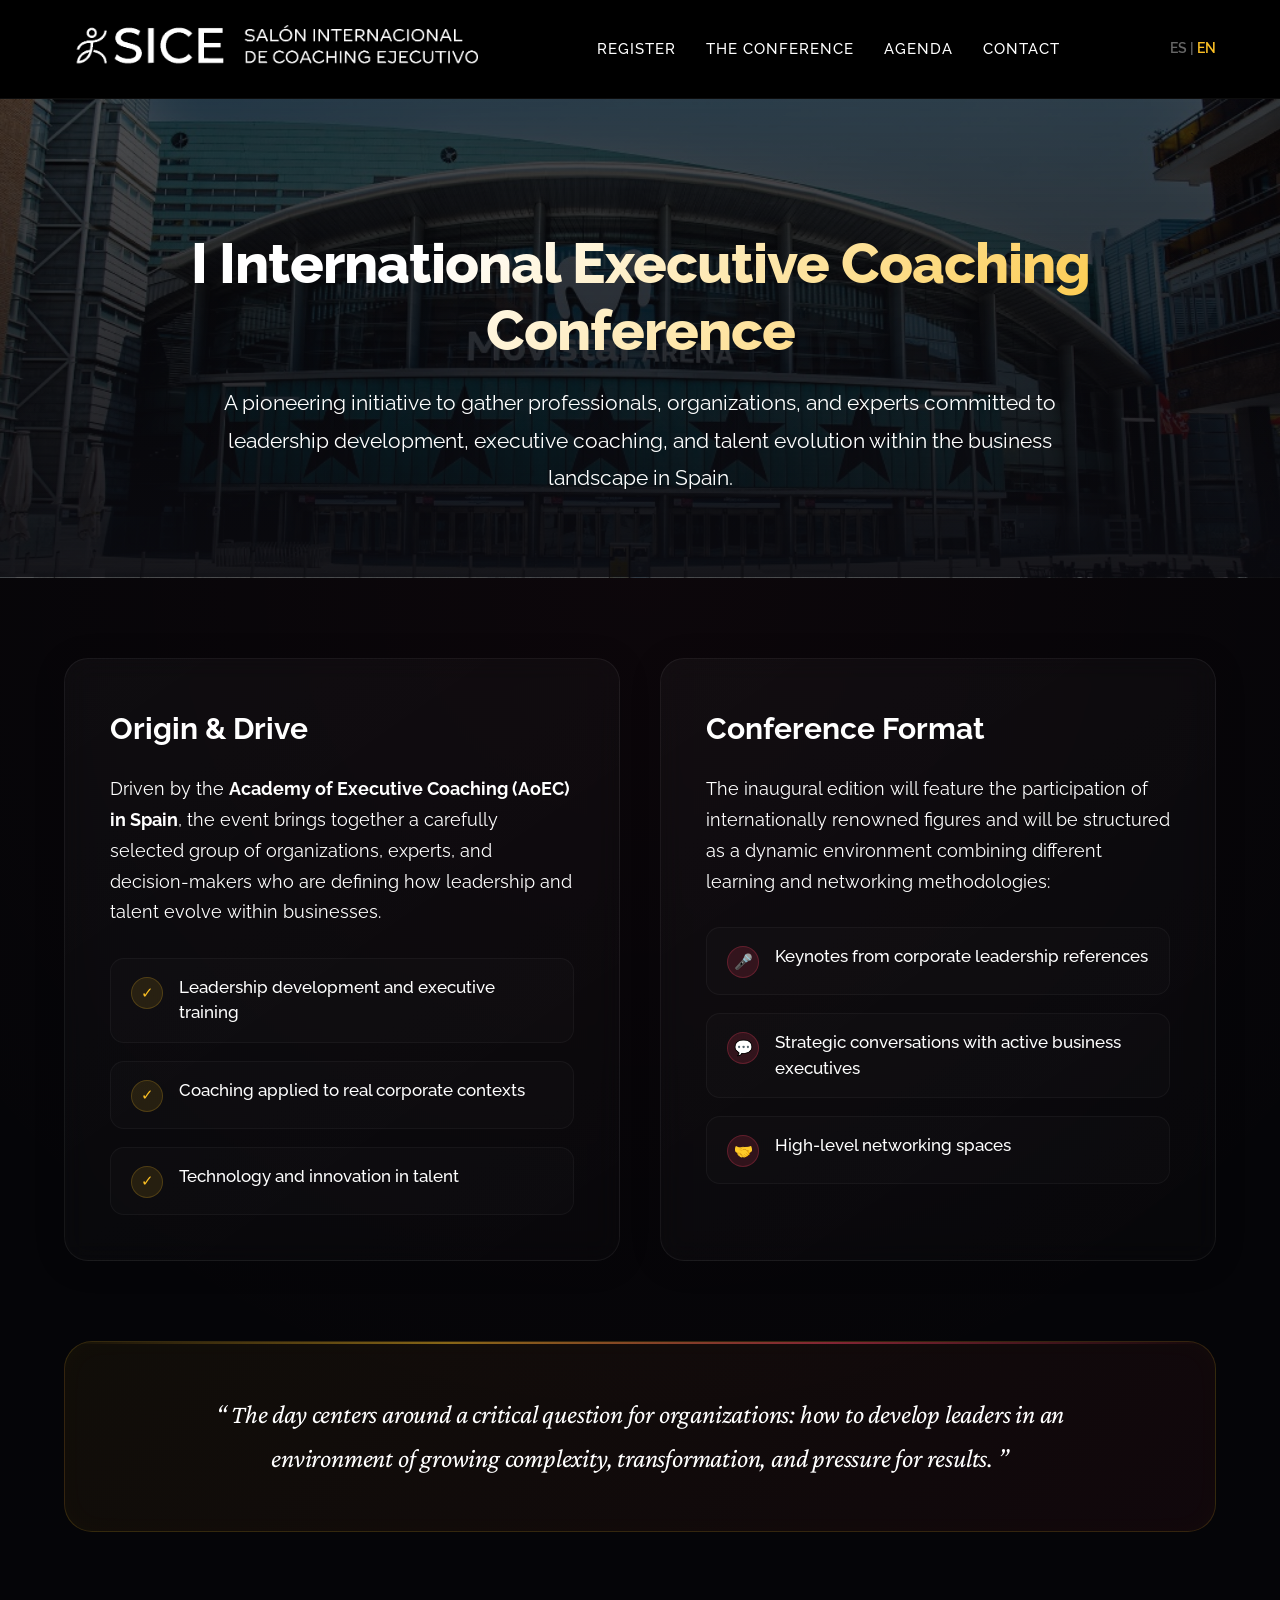
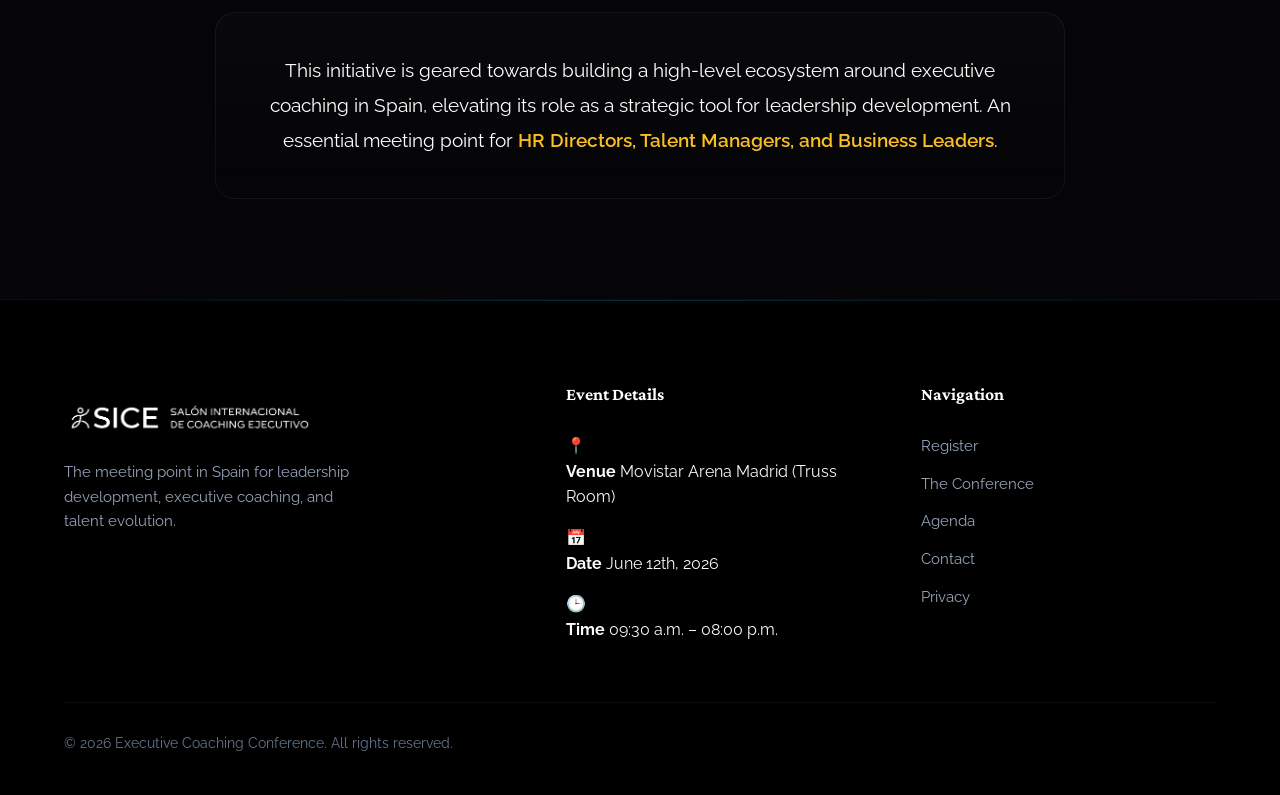
<file: en/the-conference.html>
<!DOCTYPE html>
<html lang="en">
<head>
    <meta charset="UTF-8">
    <meta name="viewport" content="width=device-width, initial-scale=1.0">
    <title>The Conference | I International Executive Coaching Conference</title>
    <meta name="description" content="The meeting point in Spain for professionals, organizations, and experts committed to leadership development and executive coaching.">
    <link rel="preconnect" href="https://fonts.googleapis.com">
    <link rel="preconnect" href="https://fonts.gstatic.com" crossorigin>
    <link href="https://fonts.googleapis.com/css2?family=Crimson+Pro:ital,wght@0,300..900;1,300..900&family=Raleway:ital,wght@0,100..900;1,100..900&display=swap" rel="stylesheet">
    <link rel="stylesheet" href="../style.css?v=1.1">
    <link rel="icon" type="image/png" href="../assets/favicon-sice-v2.png">
    <style>
        /* Estilos Premium para la Sección de El Salón */
        body {
            background-color: #050508;
            color: #f8fafc;
        }

        .salon-hero {
            position: relative;
            padding: 140px 0 80px;
            background: linear-gradient(180deg, rgba(5, 5, 8, 0.7) 0%, rgba(10, 10, 15, 0.95) 100%), 
                        url('../assets/movistar-arena-exterior.jpg') center/cover no-repeat;
            text-align: center;
            border-bottom: 1px solid rgba(255, 255, 255, 0.05);
        }

        .salon-hero h1 {
            font-family: 'Raleway', sans-serif;
            font-size: 3.5rem;
            font-weight: 800;
            margin-bottom: 20px;
            letter-spacing: -1px;
            background: linear-gradient(135deg, #ffffff 30%, #fbbf24 100%);
            -webkit-background-clip: text;
            -webkit-text-fill-color: transparent;
            line-height: 1.2;
        }

        .salon-lead {
            font-size: 1.3rem;
            max-width: 850px;
            margin: 0 auto;
            color: #ffffff;
            line-height: 1.8;
            font-weight: 400;
        }

        .salon-content-section {
            padding: 80px 0 100px;
            background: radial-gradient(circle at top center, rgba(244, 63, 94, 0.03) 0%, transparent 60%);
        }

        .salon-grid {
            display: grid;
            grid-template-columns: 1fr 1fr;
            gap: 40px;
            margin-bottom: 60px;
        }

        .salon-card {
            background: linear-gradient(145deg, rgba(255, 255, 255, 0.03) 0%, rgba(255, 255, 255, 0.01) 100%);
            border: 1px solid rgba(255, 255, 255, 0.06);
            border-radius: 24px;
            padding: 45px;
            backdrop-filter: blur(12px);
            -webkit-backdrop-filter: blur(12px);
            transition: all 0.4s cubic-bezier(0.16, 1, 0.3, 1);
            box-shadow: 0 4px 30px rgba(0, 0, 0, 0.2);
            display: flex;
            flex-direction: column;
            justify-content: flex-start;
        }

        .salon-card:hover {
            border-color: rgba(251, 191, 36, 0.3);
            transform: translateY(-6px);
            background: linear-gradient(145deg, rgba(255, 255, 255, 0.05) 0%, rgba(255, 255, 255, 0.02) 100%);
            box-shadow: 0 20px 40px rgba(0, 0, 0, 0.4), 0 0 20px rgba(251, 191, 36, 0.05);
        }

        .salon-card h3 {
            font-family: 'Raleway', sans-serif;
            font-size: 1.9rem;
            font-weight: 700;
            color: #ffffff;
            margin-bottom: 22px;
            display: flex;
            align-items: center;
            gap: 15px;
        }

        .salon-card h3 .dimension-icon {
            display: inline-flex;
            align-items: center;
            justify-content: center;
            font-size: 1.8rem;
            filter: drop-shadow(0 2px 8px rgba(251, 191, 36, 0.2));
        }

        .salon-card > p {
            color: #ffffff;
            font-size: 1.1rem;
            line-height: 1.75;
            margin-bottom: 30px;
        }

        .dimension-list {
            list-style: none;
            padding: 0;
            margin: 0;
            display: flex;
            flex-direction: column;
            gap: 18px;
        }

        .dimension-item {
            display: flex;
            align-items: flex-start;
            gap: 16px;
            padding: 16px 20px;
            background: rgba(255, 255, 255, 0.015);
            border: 1px solid rgba(255, 255, 255, 0.04);
            border-radius: 14px;
            transition: all 0.3s ease;
        }

        .dimension-item:hover {
            background: rgba(255, 255, 255, 0.03);
            border-color: rgba(255, 255, 255, 0.08);
            transform: translateX(4px);
        }

        .dimension-item .dimension-icon-wrapper {
            width: 32px;
            height: 32px;
            border-radius: 50%;
            display: flex;
            align-items: center;
            justify-content: center;
            font-size: 0.95rem;
            flex-shrink: 0;
            margin-top: 2px;
        }

        .salon-card:first-child .dimension-icon-wrapper {
            background: rgba(251, 191, 36, 0.1);
            border: 1px solid rgba(251, 191, 36, 0.2);
            color: #fbbf24;
        }

        .salon-card:last-child .dimension-icon-wrapper {
            background: rgba(244, 63, 94, 0.15);
            border: 1px solid rgba(244, 63, 94, 0.25);
            color: #f43f5e;
        }

        .dimension-text {
            font-size: 1.05rem;
            font-weight: 500;
            color: #ffffff;
            line-height: 1.5;
        }

        .salon-middle-callout {
            background: linear-gradient(135deg, rgba(251, 191, 36, 0.05) 0%, rgba(244, 63, 94, 0.05) 100%);
            border: 1px solid rgba(251, 191, 36, 0.15);
            border-radius: 28px;
            padding: 50px 40px;
            text-align: center;
            margin: 80px 0;
            position: relative;
            overflow: hidden;
            box-shadow: inset 0 0 30px rgba(251, 191, 36, 0.02);
        }

        .salon-middle-callout::before {
            content: '';
            position: absolute;
            top: 0;
            left: 0;
            right: 0;
            height: 2px;
            background: linear-gradient(90deg, transparent, rgba(251, 191, 36, 0.5), rgba(244, 63, 94, 0.5), transparent);
        }

        .salon-middle-callout p {
            font-family: 'Crimson Pro', Georgia, serif;
            font-size: 1.65rem;
            font-style: italic;
            line-height: 1.7;
            color: #ffffff;
            max-width: 850px;
            margin: 0 auto;
            font-weight: 400;
            letter-spacing: -0.2px;
        }

        .salon-footer-text {
            max-width: 850px;
            margin: 0 auto;
            text-align: center;
            background: linear-gradient(180deg, rgba(255, 255, 255, 0.02) 0%, rgba(255, 255, 255, 0) 100%);
            border: 1px solid rgba(255, 255, 255, 0.05);
            padding: 40px 50px;
            border-radius: 20px;
        }

        .salon-footer-text p {
            font-size: 1.18rem;
            line-height: 1.85;
            color: #ffffff;
            margin: 0;
        }

        .salon-footer-text p strong {
            color: #fbbf24;
            font-weight: 600;
        }

        @media (max-width: 992px) {
            .salon-grid {
                grid-template-columns: 1fr;
                gap: 30px;
            }
            .salon-card {
                padding: 35px 30px;
            }
        }

        @media (max-width: 768px) {
            .salon-hero {
                padding: 120px 0 60px;
            }
            .salon-hero h1 {
                font-size: 2.5rem;
            }
            .salon-lead {
                font-size: 1.15rem;
            }
            .salon-card h3 {
                font-size: 1.6rem;
            }
            .salon-middle-callout {
                padding: 40px 25px;
                margin: 50px 0;
            }
            .salon-middle-callout p {
                font-size: 1.35rem;
            }
            .salon-footer-text {
                padding: 30px 25px;
            }
            .salon-footer-text p {
                font-size: 1.1rem;
            }
        }
    </style>
</head>
<body>
    <header class="navbar">
        <div class="container nav-container">
            <div class="nav-brand"><a href="index.html"><img src="../assets/logo-sice-horizontal-v2.png" alt="SICE Logo" class="nav-logo"></a></div>
            <nav class="nav-menu" id="navMenu">
                <ul>
                    <li><a href="index.html">Register</a></li>
                    <li><a href="the-conference.html" class="active">The Conference</a></li>
                    <li><a href="agenda.html">Agenda</a></li>
                    <li><a href="index.html#contacto">Contact</a></li>
                </ul>
            </nav>
            <div class="nav-actions">
                <div class="lang-switcher">
                    <a href="../el-salon.html">ES</a> | <span class="active">EN</span>
                </div>
                <button class="menu-toggle" id="menuToggle">
                    <span></span>
                    <span></span>
                    <span></span>
                </button>
            </div>
        </div>
    </header>

    <main>
        <section class="salon-hero">
            <div class="container">
                <h1>I International Executive Coaching Conference</h1>
                <p class="salon-lead">A pioneering initiative to gather professionals, organizations, and experts committed to leadership development, executive coaching, and talent evolution within the business landscape in Spain.</p>
            </div>
        </section>

        <section class="salon-content-section">
            <div class="container">
                <div class="salon-grid">
                    <!-- Card 1: Origin & Drive -->
                    <div class="salon-card">
                        <h3>Origin & Drive</h3>
                        <p>Driven by the <strong>Academy of Executive Coaching (AoEC) in Spain</strong>, the event brings together a carefully selected group of organizations, experts, and decision-makers who are defining how leadership and talent evolve within businesses.</p>
                        
                        <ul class="dimension-list">
                            <li class="dimension-item">
                                <div class="dimension-icon-wrapper">✓</div>
                                <span class="dimension-text">Leadership development and executive training</span>
                            </li>
                            <li class="dimension-item">
                                <div class="dimension-icon-wrapper">✓</div>
                                <span class="dimension-text">Coaching applied to real corporate contexts</span>
                            </li>
                            <li class="dimension-item">
                                <div class="dimension-icon-wrapper">✓</div>
                                <span class="dimension-text">Technology and innovation in talent</span>
                            </li>
                        </ul>
                    </div>

                    <!-- Card 2: Conference Format -->
                    <div class="salon-card">
                        <h3>Conference Format</h3>
                        <p>The inaugural edition will feature the participation of internationally renowned figures and will be structured as a dynamic environment combining different learning and networking methodologies:</p>
                        
                        <ul class="dimension-list">
                            <li class="dimension-item">
                                <div class="dimension-icon-wrapper">🎤</div>
                                <span class="dimension-text">Keynotes from corporate leadership references</span>
                            </li>
                            <li class="dimension-item">
                                <div class="dimension-icon-wrapper">💬</div>
                                <span class="dimension-text">Strategic conversations with active business executives</span>
                            </li>
                            <li class="dimension-item">
                                <div class="dimension-icon-wrapper">🤝</div>
                                <span class="dimension-text">High-level networking spaces</span>
                            </li>
                        </ul>
                    </div>
                </div>

                <!-- Callout -->
                <div class="salon-middle-callout">
                    <p>“ The day centers around a critical question for organizations: how to develop leaders in an environment of growing complexity, transformation, and pressure for results. ”</p>
                </div>

                <!-- Final Block -->
                <div class="salon-footer-text">
                    <p>This initiative is geared towards building a high-level ecosystem around executive coaching in Spain, elevating its role as a strategic tool for leadership development. An essential meeting point for <strong>HR Directors, Talent Managers, and Business Leaders</strong>.</p>
                </div>
            </div>
        </section>
    </main>

    <footer class="footer">
        <div class="container">
            <div class="footer-grid">
                <div class="footer-brand-col">
                    <img src="../assets/logo-sice-horizontal-v2.png" alt="SICE Logo" class="footer-logo">
                    <p class="footer-desc">The meeting point in Spain for leadership development, executive coaching, and talent evolution.</p>
                </div>
                <div class="footer-info-col">
                    <h4 class="footer-col-title">Event Details</h4>
                    <ul class="footer-info-list">
                        <li>
                            <span class="icon">📍</span>
                            <div>
                                <strong>Venue</strong>
                                <span>Movistar Arena Madrid (Truss Room)</span>
                            </div>
                        </li>
                        <li>
                            <span class="icon">📅</span>
                            <div>
                                <strong>Date</strong>
                                <span>June 12th, 2026</span>
                            </div>
                        </li>
                        <li>
                            <span class="icon">🕒</span>
                            <div>
                                <strong>Time</strong>
                                <span>09:30 a.m. – 08:00 p.m.</span>
                            </div>
                        </li>
                    </ul>
                </div>
                <div class="footer-nav-col">
                    <h4 class="footer-col-title">Navigation</h4>
                    <ul class="footer-nav-list">
                        <li><a href="index.html">Register</a></li>
                        <li><a href="the-conference.html">The Conference</a></li>
                        <li><a href="agenda.html">Agenda</a></li>
                        <li><a href="index.html#contacto">Contact</a></li>
                        <li><a href="privacy-policy.html">Privacy</a></li>
                    </ul>
                </div>
            </div>
            <div class="footer-divider"></div>
            <div class="footer-bottom">
                <p>&copy; 2026 Executive Coaching Conference. All rights reserved.</p>
            </div>
        </div>
    </footer>

    <a href="index.html#inscription-form" class="floating-cta" id="floatingCta">Register for the Event</a>
    <script src="../script.js"></script>
</body>
</html>
</file>
<file: style.css>
:root {
    --color-primary: #0098d6;
    --color-primary-dark: #0077a9;
    --color-accent-yellow: #fbbf24;
    --color-accent-yellow-dark: #d97706;
    --color-dark: #0a0e17;        /* Very dark blue/black */
    --color-darker: #05070a;
    --color-text: #ffffff;
    --color-white: #ffffff;
    
    --font-heading: 'Crimson Pro', serif;
    --font-body: 'Raleway', sans-serif;
    
    --transition: all 0.3s cubic-bezier(0.25, 0.8, 0.25, 1);
}

html {
    scroll-behavior: smooth;
}

* {
    margin: 0;
    padding: 0;
    box-sizing: border-box;
}

html, body {
    overflow-x: hidden;
    width: 100%;
}

.subtitle strong {
    font-weight: 700;
    color: var(--color-white);
}

body {
    font-family: var(--font-body);
    background-color: var(--color-darker);
    color: var(--color-text);
    line-height: 1.6;
    padding-top: 90px; /* Offset the fixed header on desktop */
}

.container {
    max-width: 1200px;
    margin: 0 auto;
    padding: 0 24px;
}

/* Header & Navigation */
.navbar {
    position: fixed;
    top: 0;
    left: 0;
    width: 100%;
    padding: 15px 0;
    z-index: 1000;
    background: #000000;
    backdrop-filter: blur(15px);
    -webkit-backdrop-filter: blur(15px);
    border-bottom: 1px solid rgba(255, 255, 255, 0.05);
    transition: var(--transition);
}

.nav-container {
    display: flex;
    justify-content: space-between;
    align-items: center;
}

.nav-brand {
    display: block;
}

.nav-brand .nav-logo {
    height: 60px;
    max-width: 100%;
    width: auto;
    object-fit: contain;
}

.nav-menu ul {
    display: flex;
    list-style: none;
    gap: 30px;
}

.nav-menu ul li a {
    color: var(--color-text);
    text-decoration: none;
    font-size: 0.95rem;
    font-weight: 500;
    text-transform: uppercase;
    letter-spacing: 1px;
    transition: var(--transition);
}

.nav-menu ul li a:hover {
    color: var(--color-primary);
}

.nav-actions {
    display: flex;
    align-items: center;
    gap: 20px;
}

.lang-switcher {
    font-size: 0.85rem;
    font-weight: 600;
    color: rgba(255, 255, 255, 0.4);
}

.lang-switcher a {
    color: inherit;
    text-decoration: none;
    transition: var(--transition);
}

.lang-switcher a:hover {
    color: var(--color-white);
}

.lang-switcher .active {
    color: var(--color-accent-yellow);
}

.menu-toggle {
    display: none;
    flex-direction: column;
    gap: 6px;
    background: none;
    border: none;
    cursor: pointer;
    padding: 5px;
}

.menu-toggle span {
    display: block;
    width: 25px;
    height: 2px;
    background: var(--color-white);
    transition: var(--transition);
}

/* Sections Global */
.text-center { text-align: center; }

/* Agenda Section */
.agenda-section {
    padding: 100px 0;
    background: var(--color-dark);
}

.agenda-timeline {
    max-width: 800px;
    margin: 60px auto 0;
    position: relative;
}

.timeline-item {
    display: flex;
    gap: 40px;
    margin-bottom: 40px;
    position: relative;
}

.timeline-item::before {
    content: '';
    position: absolute;
    left: 55px;
    top: 30px;
    bottom: -40px;
    width: 1px;
    background: rgba(255, 255, 255, 0.1);
}

.timeline-item:last-child::before { display: none; }

.timeline-item .time {
    font-family: var(--font-heading);
    font-size: 1.5rem;
    font-weight: 700;
    color: var(--color-primary);
    min-width: 60px;
}

.timeline-item .content h3 {
    font-size: 1.25rem;
    color: var(--color-white);
    margin-bottom: 8px;
}

.timeline-item .content p {
    color: var(--color-gray);
    font-size: 1rem;
}

/* Organiza Section */
.organiza-section {
    padding: 100px 0;
    background: var(--color-darker);
}

.organiza-grid {
    display: grid;
    grid-template-columns: 1fr 1fr;
    gap: 80px;
    align-items: center;
}

.organiza-single {
    max-width: 900px;
    margin: 0 auto;
    text-align: center;
}

.organiza-single .organiza-text p {
    text-align: justify;
    text-justify: inter-word;
    margin-left: auto;
    margin-right: auto;
    font-size: 1.15rem;
    line-height: 1.65;
}

.organiza-visual {
    display: flex;
    justify-content: center;
}

.glass-card.mini {
    padding: 30px;
    text-align: center;
    border-color: rgba(251, 191, 36, 0.2);
}

/* Contacto Section */
.contacto-section {
    padding: 100px 0;
    background: var(--color-dark);
}

.contacto-grid {
    display: grid;
    grid-template-columns: 1fr 1fr;
    gap: 60px;
    margin-top: 50px;
}

.contacto-info {
    display: flex;
    flex-direction: column;
    gap: 30px;
    justify-content: center;
}

.info-item {
    display: flex;
    align-items: center;
    gap: 20px;
}

.info-item .icon {
    font-size: 1.5rem;
    width: 50px;
    height: 50px;
    background: rgba(255, 255, 255, 0.05);
    display: flex;
    align-items: center;
    justify-content: center;
    border-radius: 50%;
}

.mini-form input, .mini-form textarea {
    width: 100%;
    background: rgba(255, 255, 255, 0.03);
    border: 1px solid rgba(255, 255, 255, 0.1);
    color: white;
    padding: 12px 15px;
    border-radius: 6px;
    margin-bottom: 15px;
    font-family: var(--font-body);
}

.submit-btn.small {
    padding: 12px 25px;
    font-size: 0.9rem;
}

/* Utilities */
.mb-6 { margin-bottom: 24px; }
.mb-8 { margin-bottom: 32px; }
.highlight-yellow {
    background: var(--color-accent-yellow);
    color: var(--color-darker);
    padding: 0 6px;
    border-radius: 4px;
    font-weight: 800;
}


/* Responsive Menu */
@media (max-width: 992px) {
    .navbar {
        position: fixed;
        top: 0;
        left: 0;
        width: 100%;
    }

    body {
        padding-top: 75px;
    }

    .nav-menu {
        position: fixed;
        top: 65px;
        left: 0;
        width: 100%;
        background: var(--color-darker);
        padding: 40px;
        transform: translateY(-150%);
        transition: transform 0.4s ease;
        z-index: 999;
        border-bottom: 1px solid rgba(255, 255, 255, 0.1);
    }

    .nav-menu.active {
        transform: translateY(0);
    }

    .nav-menu ul {
        flex-direction: column;
        align-items: center;
        gap: 25px;
    }

    .menu-toggle {
        display: flex;
    }

    .organiza-grid, .contacto-grid {
        grid-template-columns: 1fr;
        gap: 40px;
    }
}

/* Hero Section */
.hero {
    position: relative;
    min-height: 100vh;
    display: flex;
    align-items: center;
    padding-top: 100px;
    padding-bottom: 60px;
}

.hero-bg {
    position: absolute;
    top: 0;
    left: 0;
    width: 100%;
    height: 100%;
    z-index: 0;
    overflow: hidden;
}

.bg-image {
    width: 100%;
    height: 100%;
    object-fit: cover;
    object-position: center;
    transform: scale(1.05);
    animation: slowZoom 20s infinite alternate;
}

.overlay {
    position: absolute;
    top: 0;
    left: 0;
    width: 100%;
    height: 100%;
    background: linear-gradient(to right, rgba(5, 7, 10, 0.95) 0%, rgba(5, 7, 10, 0.8) 50%, rgba(5, 7, 10, 0.4) 100%);
}

@keyframes slowZoom {
    0% { transform: scale(1.05); }
    100% { transform: scale(1.1); }
}

.hero-content {
    position: relative;
    z-index: 10;
    display: grid;
    grid-template-columns: 1fr 450px;
    gap: 60px;
    align-items: center;
    width: 100%;
}

.date-badge {
    display: flex;
    width: fit-content;
    align-items: center;
    padding: 10px 22px;
    background: rgba(251, 191, 36, 0.05);
    border: 1px solid rgba(251, 191, 36, 0.2);
    color: var(--color-accent-yellow);
    border-radius: 4px;
    font-size: 1.2rem;
    font-weight: 800;
    letter-spacing: 1.8px;
    margin-top: 8px; 
    margin-bottom: 24px;
    backdrop-filter: blur(8px);
    -webkit-backdrop-filter: blur(8px);
    transition: var(--transition);
}

.date-badge:hover {
    background: rgba(251, 191, 36, 0.1);
    border-color: var(--color-accent-yellow);
}

.counter-badge {
    display: flex;
    width: fit-content;
    align-items: center;
    padding: 8px 16px;
    background: rgba(255, 255, 255, 0.08);
    border: 1px solid rgba(255, 255, 255, 0.15);
    color: #cbd5e1; /* High contrast text */
    border-radius: 50px;
    font-size: 0.95rem;
    font-weight: 500;
    margin-bottom: 24px;
    letter-spacing: 0.5px;
    box-shadow: 0 4px 15px rgba(0, 0, 0, 0.2);
    backdrop-filter: blur(10px);
    -webkit-backdrop-filter: blur(10px);
    transition: var(--transition);
}

.counter-badge:hover {
    background: rgba(255, 255, 255, 0.12);
    border-color: rgba(255, 255, 255, 0.25);
    transform: translateY(-1px);
}

.counter-badge #registered-counter {
    color: var(--color-accent-yellow);
    font-weight: 800;
    margin-right: 4px;
    margin-left: 4px;
}

.pulse-dot {
    width: 8px;
    height: 8px;
    background-color: #10b981; /* emerald green */
    border-radius: 50%;
    margin-right: 8px;
    position: relative;
    display: inline-block;
}

.pulse-dot::after {
    content: '';
    position: absolute;
    width: 100%;
    height: 100%;
    background-color: #10b981;
    border-radius: 50%;
    top: 0;
    left: 0;
    animation: pulse 2s infinite ease-in-out;
}

@keyframes pulse {
    0% {
        transform: scale(1);
        opacity: 1;
    }
    100% {
        transform: scale(2.5);
        opacity: 0;
    }
}

/* Fallback image if main title isn't used */
.main-title {
    display: block;
    font-family: var(--font-body);
    font-weight: 800;
    font-size: clamp(2.5rem, 7vw, 3.5rem);
    color: var(--color-primary);
    line-height: 1.1;
    margin-bottom: 32px;
    letter-spacing: -1.5px;
    text-transform: none;
}
.text-logo-img {
    display: block;
    filter: drop-shadow(0 4px 6px rgba(0,0,0,0.5));
    margin-bottom: 8px; /* Reduced to bring date closer */
    max-width: 650px; /* Increased from 450px for more impact */
    width: 100%;
}

.subtitle {
    font-size: 1.35rem;
    color: #ffffff;
    max-width: 600px; /* Increased from 500px to allow more text per line */
    margin-bottom: 32px;
    font-weight: 300;
    line-height: 1.4;
}

.hero-brand-logo {
    height: 100px;
    width: auto;
    max-width: 100%;
    filter: brightness(0) invert(1);
    display: block;
    transition: var(--transition);
}

.hero-brand-logo:hover {
    filter: brightness(0) invert(1) opacity(1);
}

.brand-group, .footer-brand-group {
    display: flex;
    flex-direction: column;
    align-items: center;
    gap: 4px;
}

.venue-name {
    font-size: 0.9rem;
    font-weight: 400;
    color: var(--color-white);
    letter-spacing: 2px;
    opacity: 0.9;
}

.venue-name.small {
    font-size: 0.8rem;
    opacity: 0.6;
    letter-spacing: 3px;
}

/* Glassmorphism Form */
.glass-card {
    background: rgba(15, 23, 42, 0.6);
    backdrop-filter: blur(20px);
    -webkit-backdrop-filter: blur(20px);
    border: 1px solid rgba(255, 255, 255, 0.08);
    border-radius: 20px;
    padding: 40px;
    box-shadow: 0 25px 50px -12px rgba(0, 0, 0, 0.5);
    position: relative;
    overflow: hidden;
}

.glass-card::before {
    content: '';
    position: absolute;
    top: 0;
    left: 0;
    width: 60%;
    height: 3px;
    background: linear-gradient(90deg, transparent, var(--color-accent-yellow), transparent);
    transform: translateX(-100%);
    animation: shimmer 3s infinite;
}

@keyframes shimmer {
    100% { transform: translateX(200%); }
}

.glass-card h2 {
    font-family: var(--font-heading);
    font-size: 2rem;
    color: var(--color-white);
    margin-bottom: 8px;
}

.glass-card p {
    font-size: 1.15rem; /* Increased significantly from 0.9rem */
    color: var(--color-white); /* Brighter for contrast */
    margin-bottom: 32px;
    font-weight: 500;
}

/* Floating CTA */
.floating-cta {
    position: fixed;
    bottom: 24px;
    left: 50%;
    transform: translateX(-50%) translateY(100px);
    background: linear-gradient(135deg, var(--color-accent-yellow), var(--color-accent-yellow-dark));
    color: #000;
    text-decoration: none;
    padding: 16px 32px;
    border-radius: 100px;
    font-weight: 800;
    font-size: 1.1rem;
    box-shadow: 0 15px 30px rgba(217, 119, 6, 0.4);
    z-index: 1000;
    transition: all 0.4s cubic-bezier(0.175, 0.885, 0.32, 1.275);
    white-space: nowrap;
    opacity: 0;
    pointer-events: none;
    text-align: center;
}

.floating-cta.active {
    transform: translateX(-50%) translateY(0);
    opacity: 1;
    pointer-events: auto;
}

.floating-cta:hover {
    transform: translateX(-50%) translateY(-5px);
    box-shadow: 0 20px 40px rgba(0, 152, 214, 0.5);
    filter: brightness(1.1);
}

@media (max-width: 576px) {
    body {
        padding-top: 65px;
    }

    .floating-cta {
        bottom: 0;
        left: 0;
        width: 100%;
        transform: translateY(100px);
        border-radius: 0;
        padding: 20px;
    }
    .floating-cta.active {
        transform: translateY(0);
    }
}

.form-group {
    margin-bottom: 20px;
}

.form-row {
    display: grid;
    grid-template-columns: 1fr 1fr;
    gap: 16px;
}

label {
    display: block;
    font-size: 0.8rem;
    text-transform: uppercase;
    letter-spacing: 1px;
    color: #cbd5e1;
    margin-bottom: 8px;
    font-weight: 600;
}

input[type="text"],
input[type="email"],
input[type="tel"] {
    width: 100%;
    background: rgba(255, 255, 255, 0.05);
    border: 1px solid rgba(255, 255, 255, 0.1);
    color: white;
    padding: 14px 16px;
    border-radius: 8px;
    font-family: var(--font-body);
    font-size: 1rem;
    transition: var(--transition);
}

input:focus, select:focus {
    outline: none;
    border-color: var(--color-primary);
    background: rgba(255, 255, 255, 0.1);
    box-shadow: 0 0 0 3px rgba(0, 152, 214, 0.2);
}

input::placeholder {
    color: rgba(255, 255, 255, 0.3);
}

.success-message {
    color: #10b981;
    font-size: 0.9rem;
    margin-top: 15px;
    font-weight: 600;
    text-align: center;
    padding: 10px;
    background: rgba(16, 185, 129, 0.1);
    border-radius: 8px;
    border: 1px solid rgba(16, 185, 129, 0.2);
}

.hidden {
    display: none !important;
}

.phone-input {
    display: flex;
    gap: 8px;
    width: 100%;
}

.phone-input input[type="tel"] {
    flex: 1;
    min-width: 0;
}

.country-code {
    width: 110px;
    background: rgba(255, 255, 255, 0.05);
    border: 1px solid rgba(255, 255, 255, 0.1);
    color: white;
    padding: 14px 10px;
    border-radius: 8px;
    font-family: var(--font-body);
    appearance: none;
    cursor: pointer;
}
.country-code option {
    background: var(--color-dark);
    color: white;
}

.checkbox-group {
    display: flex;
    align-items: flex-start;
    gap: 12px;
    margin-top: 24px;
    margin-bottom: 30px;
}

.checkbox-group input {
    margin-top: 4px;
    accent-color: var(--color-primary);
    width: 16px;
    height: 16px;
    cursor: pointer;
}

.legal-text {
    font-size: 0.8rem;
    text-transform: none;
    letter-spacing: normal;
    font-weight: 400;
    color: #94a3b8;
    margin: 0;
}

.legal-text a {
    color: var(--color-primary);
    text-decoration: none;
}
.legal-text a:hover {
    text-decoration: underline;
}

.submit-btn {
    width: 100%;
    background: linear-gradient(135deg, var(--color-accent-yellow), var(--color-accent-yellow-dark));
    color: #000;
    border: none;
    padding: 16px;
    border-radius: 8px;
    font-family: var(--font-body);
    font-size: 1.05rem;
    font-weight: 800;
    cursor: pointer;
    transition: var(--transition);
    position: relative;
    overflow: hidden;
    display: flex;
    justify-content: center;
    align-items: center;
}

.submit-btn:hover {
    transform: translateY(-2px);
    box-shadow: 0 10px 20px rgba(0, 152, 214, 0.3);
}

.submit-btn:active {
    transform: translateY(1px);
}

.spinner {
    width: 20px;
    height: 20px;
    border: 3px solid rgba(255,255,255,0.3);
    border-top: 3px solid white;
    border-radius: 50%;
    animation: spin 1s linear infinite;
}

@keyframes spin { 0% { transform: rotate(0deg); } 100% { transform: rotate(360deg); } }
.hidden { display: none !important; }

.success-msg {
    margin-top: 20px;
    padding: 16px;
    background: rgba(16, 185, 129, 0.1);
    border: 1px solid rgba(16, 185, 129, 0.3);
    color: #34d399;
    border-radius: 8px;
    text-align: center;
    font-weight: 600;
}

/* About Section */
.about-section {
    padding: 100px 0;
    background: var(--color-darker);
}

.about-grid {
    display: grid;
    grid-template-columns: 1fr 1fr;
    gap: 80px;
    align-items: center;
}

.about-image {
    position: relative;
}

.rounded-shadow {
    width: 100%;
    border-radius: 20px;
    box-shadow: 0 20px 40px rgba(0,0,0,0.4);
    filter: grayscale(80%) sepia(10%) hue-rotate(180deg);
    transition: var(--transition);
}

.rounded-shadow:hover {
    filter: grayscale(0%);
}

.floating-badge {
    position: absolute;
    bottom: -30px;
    right: -30px;
    background: var(--color-dark);
    border: 1px solid rgba(255,255,255,0.1);
    padding: 24px;
    border-radius: 20px;
    display: flex;
    flex-direction: column;
    align-items: center;
    gap: 12px;
    box-shadow: 0 30px 60px rgba(0,0,0,0.6);
    animation: float 6s ease-in-out infinite;
}

@keyframes float {
    0%, 100% { transform: translateY(0); }
    50% { transform: translateY(-15px); }
}

.m-logo {
    height: 60px;
    filter: brightness(0) invert(1);
}

.badge-subtitle {
    font-size: 0.85rem;
    color: var(--color-text);
    opacity: 0.7;
    margin-top: -8px;
    letter-spacing: 1px;
}

.floating-badge span:last-child {
    font-family: var(--font-heading);
    font-size: 1.2rem;
    font-weight: 600;
    color: var(--color-primary);
}

.section-title {
    font-family: var(--font-heading);
    font-size: 2.5rem;
    color: white;
    margin-bottom: 24px;
    line-height: 1.2;
}

.about-text p {
    font-size: 1.1rem;
    color: #cbd5e1;
    margin-bottom: 30px;
}

.img-fluid {
    max-width: 100%;
    height: auto;
}

.feature-list {
    list-style: none;
}

.feature-list li {
    position: relative;
    padding-left: 36px;
    margin-bottom: 20px;
    color: #94a3b8;
    font-size: 1.05rem;
}

.feature-list li::before {
    content: "✓";
    position: absolute;
    left: 0;
    top: 2px;
    width: 24px;
    height: 24px;
    background: rgba(0, 152, 214, 0.1);
    border-radius: 50%;
    color: var(--color-primary);
    display: flex;
    align-items: center;
    justify-content: center;
    font-weight: bold;
    font-size: 0.8rem;
}

.feature-list strong {
    color: var(--color-accent-yellow);
}

/* Footer */
footer {
    background: #000000;
    padding: 80px 0 40px;
    border-top: 1px solid rgba(255, 255, 255, 0.05);
    position: relative;
    overflow: hidden;
}

footer::before {
    content: "";
    position: absolute;
    top: 0;
    left: 50%;
    transform: translateX(-50%);
    width: 100%;
    height: 1px;
    background: linear-gradient(90deg, transparent, rgba(0, 152, 214, 0.3), transparent);
}

.footer-grid {
    display: grid;
    grid-template-columns: 1.5fr 1fr 1fr;
    gap: 60px;
    margin-bottom: 60px;
    align-items: start;
}

.footer-brand-col {
    display: flex;
    flex-direction: column;
    gap: 25px;
}

.footer-logo {
    max-width: 250px;
    height: auto;
    object-fit: contain;
    margin-top: 20px;
}

.footer-brand-col p {
    color: #94a3b8;
    line-height: 1.6;
    font-size: 0.95rem;
    max-width: 300px;
}

.footer-col-title {
    color: var(--color-white);
    font-size: 1.1rem;
    font-weight: 700;
    margin-bottom: 25px;
    font-family: var(--font-heading);
}

.footer-info-list {
    list-style: none;
    display: flex;
    flex-direction: column;
    gap: 15px;
}

.footer-info-item {
    display: flex;
    gap: 12px;
    color: #94a3b8;
    font-size: 0.95rem;
    line-height: 1.4;
}

.footer-info-item .icon {
    color: var(--color-primary);
    font-size: 1.1rem;
    flex-shrink: 0;
}

.footer-info-item strong {
    color: var(--color-white);
    display: block;
    font-size: 0.8rem;
    text-transform: uppercase;
    letter-spacing: 1px;
    margin-bottom: 4px;
}

.footer-info-item a {
    color: #94a3b8;
    text-decoration: none;
    transition: var(--transition);
}

.footer-info-item a:hover {
    color: var(--color-primary);
}

.footer-nav-list {
    list-style: none;
    display: flex;
    flex-direction: column;
    gap: 12px;
}

.footer-nav-list a {
    color: #94a3b8;
    text-decoration: none;
    font-size: 0.95rem;
    transition: var(--transition);
}

.footer-nav-list a:hover {
    color: var(--color-white);
    padding-left: 5px;
}

.footer-divider {
    height: 1px;
    background: rgba(255, 255, 255, 0.05);
    margin-bottom: 30px;
}

.footer-bottom {
    display: flex;
    justify-content: space-between;
    align-items: center;
    color: #64748b;
    font-size: 0.85rem;
}

.footer-legal {
    display: flex;
    gap: 20px;
}

.footer-legal a {
    color: #64748b;
    text-decoration: none;
    transition: var(--transition);
}

.footer-legal a:hover {
    color: var(--color-white);
}

@media (max-width: 992px) {
    .footer-grid {
        grid-template-columns: 1fr 1fr;
    }
}

@media (max-width: 768px) {
    footer {
        padding: 60px 0 30px;
    }
    .footer-grid {
        grid-template-columns: 1fr;
        gap: 40px;
        text-align: center;
    }
    .footer-brand-col {
        align-items: center;
    }
    .footer-brand-col p {
        max-width: 100%;
    }
    .footer-info-item {
        justify-content: center;
    }
    .footer-bottom {
        flex-direction: column;
        gap: 20px;
        text-align: center;
    }
}


/* Responsive */
@media (max-width: 992px) {
    .hero-content {
        grid-template-columns: 1fr;
        gap: 40px;
        padding-top: 40px;
    }
    
    .overlay {
        background: rgba(5, 7, 10, 0.85); /* Darker on mobile for text readability */
    }
    
    .about-grid {
        grid-template-columns: 1fr;
    }
    
    .about-text {
        order: 1;
    }

    .nav-brand .nav-logo {
        height: 45px;
    }

    .nav-actions {
        gap: 15px;
    }
    
    .about-image {
        order: 2;
    }
    
    .floating-badge {
        right: 20px;
        bottom: -20px;
        padding: 16px;
    }
}

@media (max-width: 576px) {
    .hero {
        padding-top: 60px;
        align-items: flex-start;
    }
    .main-title { 
        display: block; 
        font-size: 1.8rem;
        margin-bottom: 20px;
        overflow-wrap: break-word;
        word-break: break-word;
    }

    .nav-brand .nav-logo {
        height: 35px;
    }
    
    .nav-actions {
        gap: 10px;
    }

    .lang-switcher {
        font-size: 0.75rem;
    }
    .date-badge {
        display: inline-flex;
        font-size: 0.9rem;
        padding: 8px 15px;
        letter-spacing: 1px;
        white-space: normal;
        text-align: center;
        line-height: 1.4;
    }
    .counter-badge {
        display: inline-flex;
        font-size: 0.85rem;
        padding: 6px 12px;
        margin-bottom: 20px;
    }
    .form-row { grid-template-columns: 1fr; }
    .glass-card { padding: 30px 20px; }
    .section-title { font-size: 2rem; }
    .text-logo-img { max-width: 100%; }
}

/* Agenda Page Styles */
.agenda-hero {
    padding: 120px 0 60px;
    background: linear-gradient(180deg, var(--color-darker) 0%, var(--color-dark) 100%);
}

.intro-grid {
    display: grid;
    grid-template-columns: 1.2fr 0.8fr;
    gap: 60px;
    margin-top: 40px;
    align-items: start;
}

.intro-text p {
    font-size: 1.15rem;
    color: #ffffff;
    margin-bottom: 20px;
    line-height: 1.7;
}

.intro-text ul {
    list-style: none;
    margin: 30px 0;
}

.intro-text ul li {
    position: relative;
    padding-left: 30px;
    margin-bottom: 15px;
    color: var(--color-white);
    font-weight: 500;
}

.intro-text ul li::before {
    content: "→";
    position: absolute;
    left: 0;
    color: var(--color-primary);
    font-weight: 800;
}

.speakers-section {
    padding: 80px 0;
    background: var(--color-darker);
}

.speakers-grid {
    display: grid;
    grid-template-columns: repeat(auto-fit, minmax(280px, 1fr));
    gap: 30px;
    margin-top: 40px;
}

.speaker-card {
    background: rgba(255, 255, 255, 0.03);
    border: 1px solid rgba(255, 255, 255, 0.05);
    border-radius: 20px;
    padding: 40px 30px;
    text-align: center;
    transition: var(--transition);
    display: flex;
    flex-direction: column;
    align-items: center;
    height: 100%;
}

.speaker-card:hover {
    transform: translateY(-5px);
    background: rgba(255, 255, 255, 0.05);
    border-color: var(--color-primary);
}

.speaker-image {
    width: 160px;
    height: 160px;
    border-radius: 50%;
    object-fit: cover;
    margin-bottom: 24px;
    border: 3px solid rgba(251, 191, 36, 0.2);
    box-shadow: 0 15px 30px rgba(0, 0, 0, 0.4);
    transition: var(--transition);
}

.speaker-card:hover .speaker-image {
    border-color: var(--color-primary);
    transform: scale(1.05);
}

.speaker-info h3 {
    font-size: 1.5rem;
    color: var(--color-white);
    margin-bottom: 8px;
}

.speaker-bio {
    font-size: 0.95rem;
    color: #ffffff;
    line-height: 1.6;
    margin-top: 20px;
    text-align: left;
}

.schedule-section {
    padding: 80px 0 120px;
    background: var(--color-dark);
}

.schedule-table-container {
    margin-top: 50px;
    overflow-x: auto;
}

.schedule-table {
    width: 100%;
    border-collapse: collapse;
    min-width: 600px;
    background: rgba(15, 23, 42, 0.4);
    border-radius: 15px;
    overflow: hidden;
}

.schedule-table th {
    background: rgba(0, 152, 214, 0.1);
    color: var(--color-primary);
    text-align: left;
    padding: 20px;
    text-transform: uppercase;
    font-size: 0.85rem;
    letter-spacing: 1px;
    border-bottom: 1px solid rgba(255, 255, 255, 0.05);
}

.schedule-table td {
    padding: 20px;
    border-bottom: 1px solid rgba(255, 255, 255, 0.05);
    vertical-align: middle;
}

.schedule-table tr:last-child td {
    border-bottom: none;
}

.schedule-table .time-cell {
    font-family: var(--font-heading);
    font-weight: 700;
    color: var(--color-accent-yellow);
    white-space: nowrap;
    width: 150px;
}

.schedule-table .topic-cell {
    color: var(--color-white);
    font-weight: 600;
    font-size: 1.1rem;
}

.schedule-table .presenter-cell {
    color: #ffffff;
    font-size: 0.95rem;
}

@media (max-width: 992px) {
    .intro-grid {
        grid-template-columns: 1fr;
        gap: 40px;
    }
}

/* Mobile: Schedule table → stacked cards */
@media (max-width: 992px) {
    .schedule-table-container {
        overflow-x: hidden;
    }

    .schedule-table,
    .schedule-table thead,
    .schedule-table tbody,
    .schedule-table th,
    .schedule-table td,
    .schedule-table tr {
        display: block;
        min-width: unset; /* Critical: Remove the 600px min-width that causes overflow */
    }

    .schedule-table thead {
        display: none; /* Hide table headers on mobile */
    }

    .schedule-table tr {
        background: rgba(15, 23, 42, 0.6);
        border: 1px solid rgba(255, 255, 255, 0.08);
        border-radius: 12px;
        margin-bottom: 12px;
        padding: 16px 20px;
        min-width: unset;
    }

    .schedule-table td {
        padding: 10px 0;
        border-bottom: none;
        font-size: 0.95rem;
        word-break: break-word;
        overflow-wrap: break-word;
        white-space: normal;
    }

    .schedule-table .time-cell {
        font-size: 0.85rem;
        letter-spacing: 0.5px;
        margin-bottom: 4px;
        width: auto;
    }

    .schedule-table .topic-cell {
        font-size: 1rem;
        line-height: 1.3;
    }

    .schedule-table .presenter-cell {
        font-size: 0.85rem;
        color: #ffffff;
    }

    /* Add visual label before each cell */
    .schedule-table .time-cell::before {
        content: "🕐 ";
        font-size: 0.8rem;
    }

    .schedule-table .presenter-cell::before {
        content: "👤 ";
        font-size: 0.8rem;
    }
}

/* Agenda Dropdown Details */
.agenda-details {
    margin-top: 12px;
    background: rgba(255, 255, 255, 0.05);
    border: 1px solid rgba(255, 255, 255, 0.1);
    border-radius: 8px;
    overflow: hidden;
    transition: var(--transition);
}

.agenda-details[open] {
    background: rgba(0, 152, 214, 0.05);
    border-color: rgba(0, 152, 214, 0.3);
}

.agenda-details summary {
    padding: 12px 16px;
    cursor: pointer;
    font-weight: 600;
    font-size: 0.95rem;
    color: var(--color-accent-yellow);
    list-style: none;
    position: relative;
    display: flex;
    align-items: center;
    justify-content: space-between;
}

.agenda-details summary::-webkit-details-marker {
    display: none;
}

.agenda-details summary::after {
    content: '+';
    font-size: 1.4rem;
    font-weight: 400;
    color: var(--color-white);
    transition: transform 0.3s ease;
}

.agenda-details[open] summary::after {
    content: '-';
    transform: rotate(180deg);
}

.agenda-details-content {
    padding: 0 16px 16px;
    font-size: 0.95rem;
    color: #cbd5e1;
    line-height: 1.6;
    font-weight: 400;
}

.agenda-details-content p {
    margin-bottom: 12px;
}
.agenda-details-content p:last-child {
    margin-bottom: 0;
}


/* Agenda Sub-nav */
.agenda-nav-bar {
    display: flex;
    justify-content: center;
    gap: 30px;
    margin-bottom: 40px;
    padding-bottom: 20px;
    border-bottom: 1px solid rgba(255, 255, 255, 0.05);
}

.agenda-nav-bar a {
    color: #ffffff;
    text-decoration: none;
    font-weight: 600;
    font-size: 0.9rem;
    text-transform: uppercase;
    letter-spacing: 1px;
    transition: var(--transition);
}

.agenda-nav-bar a:hover {
    color: var(--color-primary);
}

@media (max-width: 768px) {
    .agenda-nav-bar {
        flex-direction: column;
        align-items: center;
        gap: 15px;
    }
}

/* Organiza Page Styles */
.organiza-hero {
    padding: 120px 0 80px;
    background: linear-gradient(180deg, var(--color-darker) 0%, var(--color-dark) 100%);
}

.organiza-main-grid {
    display: grid;
    grid-template-columns: 1fr 1fr;
    gap: 80px;
    align-items: center;
    margin-top: 60px;
}

.organiza-content h2 {
    font-size: 2.5rem;
    margin-bottom: 30px;
    line-height: 1.2;
    color: var(--color-white);
}

.organiza-content p {
    font-size: 1.15rem;
    color: #cbd5e1;
    margin-bottom: 25px;
    line-height: 1.8;
}

.organiza-visual-stack {
    position: relative;
    display: flex;
    flex-direction: column;
    gap: 30px;
}

.virginia-photo-wrapper {
    position: relative;
    border-radius: 20px;
    overflow: hidden;
    box-shadow: 0 25px 50px -12px rgba(0, 0, 0, 0.5);
    border: 1px solid rgba(255, 255, 255, 0.1);
}

.virginia-photo-wrapper img {
    width: 100%;
    height: auto;
    display: block;
}

.aoec-logo-card {
    background: rgba(255, 255, 255, 0.05);
    backdrop-filter: blur(10px);
    border: 1px solid rgba(255, 255, 255, 0.1);
    border-radius: 15px;
    padding: 40px;
    display: flex;
    justify-content: center;
    align-items: center;
    max-width: 350px;
    margin-left: auto;
    margin-top: -60px;
    position: relative;
    z-index: 2;
}

.aoec-logo-card img {
    max-width: 100%;
    height: auto;
    filter: brightness(0) invert(1); /* Ensure it's white if it's a dark logo */
}

@media (max-width: 992px) {
    .organiza-main-grid {
        grid-template-columns: 1fr;
        gap: 60px;
    }
}

/* Countdown Timer - SICE Premium Style */
.countdown-container {
    display: flex;
    gap: 15px;
    margin: 20px 0 24px;
}

.countdown-card {
    background: rgba(255, 255, 255, 0.03);
    border: 1px solid rgba(255, 255, 255, 0.15);
    border-radius: 12px;
    padding: 14px 18px;
    display: flex;
    flex-direction: column;
    align-items: center;
    min-width: 90px;
    box-shadow: 0 8px 32px rgba(0, 0, 0, 0.25);
    backdrop-filter: blur(12px);
    -webkit-backdrop-filter: blur(12px);
    transition: all 0.3s cubic-bezier(0.4, 0, 0.2, 1);
}

.countdown-card:hover {
    border-color: rgba(255, 255, 255, 0.3);
    transform: translateY(-3px);
    box-shadow: 0 12px 40px rgba(0, 0, 0, 0.35);
}

.countdown-number {
    font-size: 2rem;
    font-weight: 800;
    color: var(--color-white);
    line-height: 1.1;
    font-family: var(--font-title);
    letter-spacing: -0.5px;
}

.countdown-label {
    font-size: 0.7rem;
    font-weight: 700;
    color: #94a3b8;
    letter-spacing: 1px;
    margin-top: 6px;
}

/* Active Pulsing Seconds Card */
.countdown-card.active-card {
    border-color: rgba(244, 63, 94, 0.35);
    background: rgba(244, 63, 94, 0.05);
    box-shadow: 0 8px 32px rgba(244, 63, 94, 0.1);
}

.countdown-card.active-card:hover {
    border-color: rgba(244, 63, 94, 0.5);
    box-shadow: 0 12px 40px rgba(244, 63, 94, 0.18);
}

.countdown-card.active-card .countdown-number {
    color: #f43f5e;
    text-shadow: 0 0 15px rgba(244, 63, 94, 0.4);
}

.countdown-card.active-card .countdown-label {
    color: #f43f5e;
}

/* responsive countdown */
@media (max-width: 576px) {
    .countdown-container {
        gap: 8px;
        margin: 15px 0 20px;
        justify-content: center;
    }
    
    .countdown-card {
        min-width: 72px;
        padding: 10px 8px;
        border-radius: 8px;
    }
    
    .countdown-number {
        font-size: 1.5rem;
    }
    
    .countdown-label {
        font-size: 0.6rem;
        margin-top: 4px;
    }
}

/* El Salón Page Premium CSS Styles */
.salon-hero {
    position: relative;
    padding: 120px 0 80px;
    background: linear-gradient(180deg, rgba(13, 13, 20, 0.8) 0%, rgba(20, 10, 25, 0.95) 100%), 
                url('assets/movistar-arena-exterior.jpg') center/cover no-repeat;
    text-align: center;
    border-bottom: 1px solid rgba(255, 255, 255, 0.05);
}

.salon-hero h1 {
    font-size: 3.5rem;
    font-weight: 800;
    margin-bottom: 20px;
    background: linear-gradient(135deg, var(--color-white) 30%, var(--color-primary-light) 100%);
    -webkit-background-clip: text;
    -webkit-text-fill-color: transparent;
}

.salon-lead {
    font-size: 1.25rem;
    max-width: 800px;
    margin: 0 auto;
    color: #cbd5e1;
    line-height: 1.7;
}

.salon-content-section {
    padding: 80px 0;
    position: relative;
}

.salon-grid {
    display: grid;
    grid-template-columns: 1fr 1fr;
    gap: 40px;
    margin-bottom: 60px;
}

.salon-card {
    background: rgba(255, 255, 255, 0.02);
    border: 1px solid rgba(255, 255, 255, 0.05);
    border-radius: 20px;
    padding: 40px;
    backdrop-filter: blur(10px);
    -webkit-backdrop-filter: blur(10px);
    transition: var(--transition);
}

.salon-card:hover {
    border-color: rgba(255, 255, 255, 0.1);
    transform: translateY(-5px);
    background: rgba(255, 255, 255, 0.03);
}

.salon-card h3 {
    font-family: var(--font-title);
    font-size: 1.8rem;
    color: var(--color-white);
    margin-bottom: 20px;
    display: flex;
    align-items: center;
    gap: 12px;
}

.salon-card p {
    color: #94a3b8;
    font-size: 1.05rem;
    line-height: 1.7;
}

.dimension-list {
    list-style: none;
    padding: 0;
    display: flex;
    flex-direction: column;
    gap: 15px;
    margin-top: 20px;
}

.dimension-item {
    display: flex;
    align-items: center;
    gap: 15px;
    padding: 15px;
    background: rgba(255, 255, 255, 0.02);
    border: 1px solid rgba(255, 255, 255, 0.05);
    border-radius: 10px;
    transition: var(--transition);
}

.dimension-item:hover {
    background: rgba(251, 191, 36, 0.05);
    border-color: rgba(251, 191, 36, 0.2);
    transform: translateX(5px);
}

.dimension-icon {
    font-size: 1.5rem;
    color: var(--color-primary-light);
}

.dimension-text {
    font-weight: 700;
    color: var(--color-white);
}

.salon-middle-callout {
    background: linear-gradient(135deg, rgba(251, 191, 36, 0.1) 0%, rgba(244, 63, 94, 0.1) 100%);
    border: 1px solid rgba(251, 191, 36, 0.2);
    border-radius: 20px;
    padding: 40px;
    text-align: center;
    margin: 60px 0;
}

.salon-middle-callout p {
    font-family: var(--font-title);
    font-size: 1.5rem;
    line-height: 1.6;
    color: var(--color-white);
    max-width: 900px;
    margin: 0 auto;
}

@media (max-width: 768px) {
    .salon-hero h1 {
        font-size: 2.5rem;
    }
    .salon-grid {
        grid-template-columns: 1fr;
    }
    .salon-card {
        padding: 30px 20px;
    }
    .salon-middle-callout p {
        font-size: 1.25rem;
    }
}

/* High-Contrast White Text Overrides */
.text-agencia-accent {
    color: #ffffff !important;
}

.speakers-section p.text-center.opacity-70 {
    color: #ffffff !important;
    opacity: 1 !important;
}

.text-white-force,
.subtitle,
.about-text p,
.timeline-item .content p,
.organiza-single .organiza-text p,
.organiza-text p,
.organiza-content p,
.feature-list li,
.salon-card p {
    color: #ffffff !important;
    opacity: 1 !important;
}
</file>
